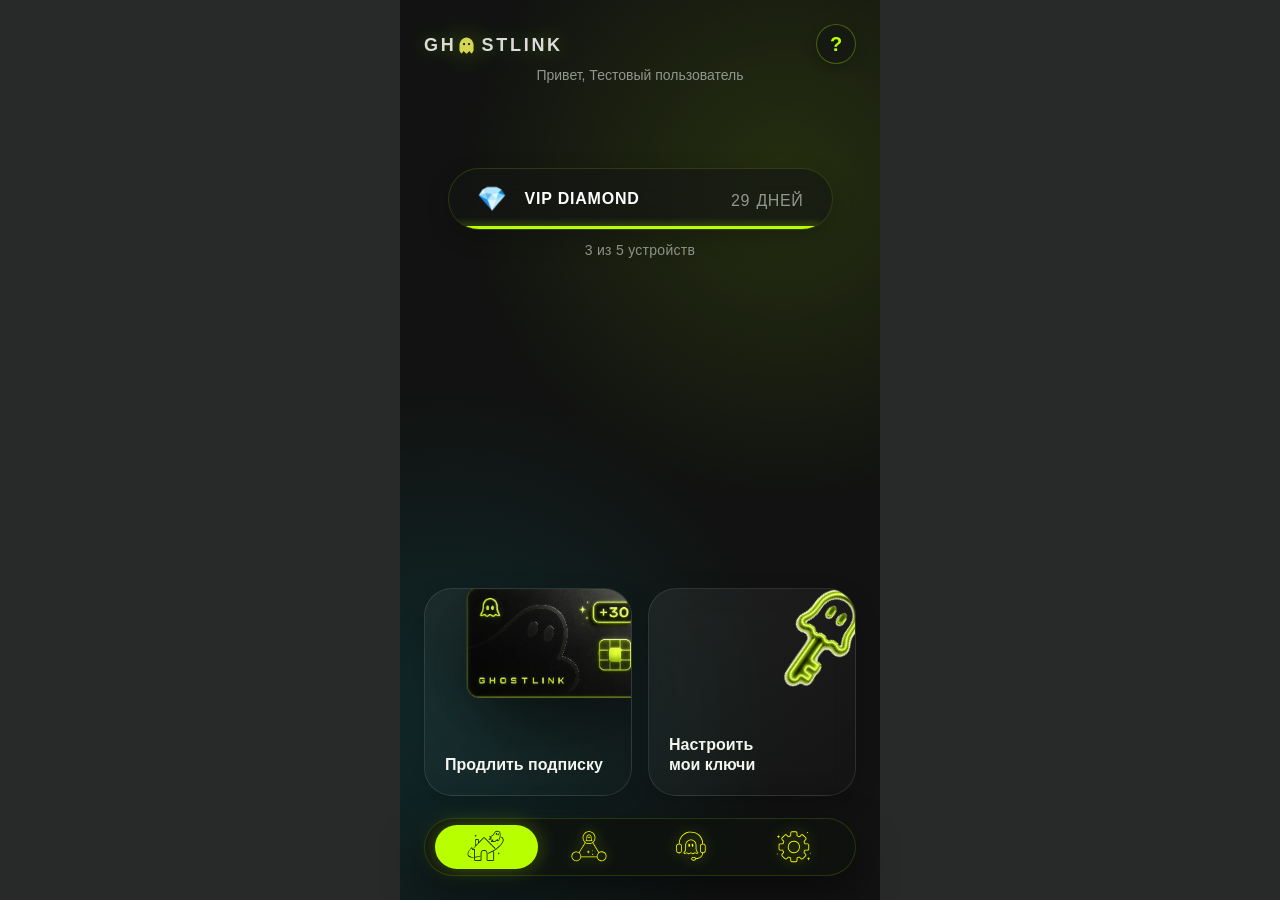
<file: index.html>
<!doctype html>
<html lang="ru">
  <head>
    <meta charset="UTF-8" />
    <meta name="viewport" content="width=device-width, initial-scale=1" />
    <meta http-equiv="refresh" content="0; url=./webapp-mini-v3/" />
    <title>GhostLink V3 Preview</title>
    <script>
      window.location.replace('./webapp-mini-v3/');
    </script>
  </head>
  <body>
    <p><a href="./webapp-mini-v3/">Открыть GhostLink V3 Preview</a></p>
  </body>
</html>
</file>
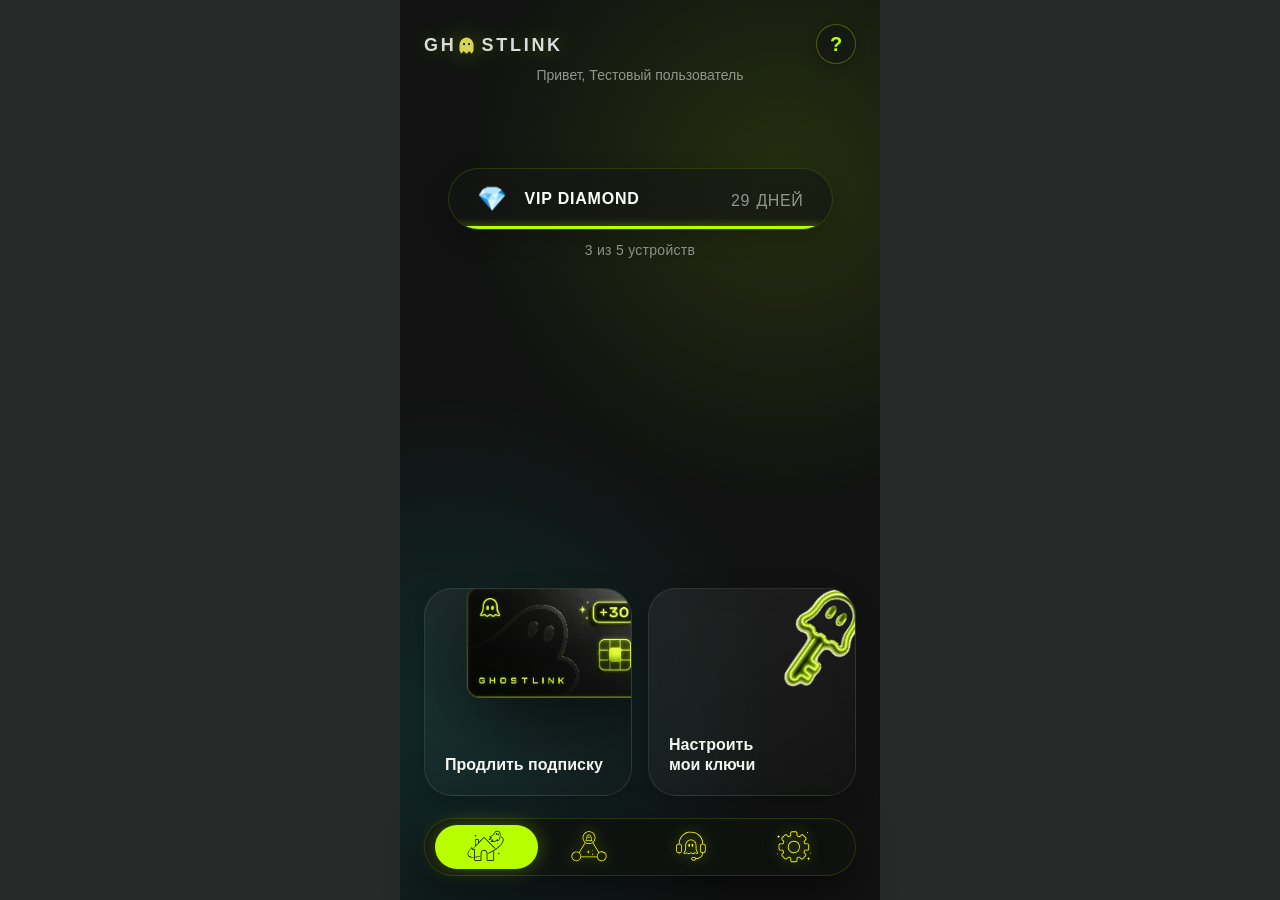
<file: webapp-mini-v3/index.html>
<!doctype html>
<html lang="ru">
  <head>
    <meta charset="UTF-8" />
    <meta name="viewport" content="width=device-width, initial-scale=1, viewport-fit=cover" />
    <meta name="theme-color" content="#111211" />
    <title>GhostLink V3</title>
    <link rel="preconnect" href="https://fonts.googleapis.com" />
    <link rel="preconnect" href="https://fonts.gstatic.com" crossorigin />
    <link href="https://fonts.googleapis.com/css2?family=Inter:wght@400;500;600;700&display=swap" rel="stylesheet" />
    <link rel="stylesheet" href="./src/css/variables.css" />
    <link rel="stylesheet" href="./src/css/base.css" />
    <link rel="stylesheet" href="./src/css/components.css" />
    <link rel="stylesheet" href="./src/css/page-extend.css" />
    <link rel="stylesheet" href="./src/css/page-checkout.css" />
    <link rel="stylesheet" href="./src/css/page-setup.css" />
    <link rel="stylesheet" href="./src/css/page-app-select.css" />
    <link rel="stylesheet" href="./src/css/page-key-view.css" />
    <link rel="stylesheet" href="./src/css/page-other-device.css" />
    <link rel="stylesheet" href="./src/css/page-device-detail.css" />
    <link rel="stylesheet" href="./src/css/page-referral.css" />
    <link rel="stylesheet" href="./src/css/page-chat.css" />
    <link rel="stylesheet" href="./src/css/page-settings.css" />
    <link rel="stylesheet" href="./src/css/page-admin.css" />
    <link rel="stylesheet" href="./src/css/context-help.css" />
    <link rel="stylesheet" href="./src/css/animations.css" />
  </head>
  <body>
    <main class="app-shell" aria-labelledby="appTitle">
      <header class="topbar">
        <div class="brand" id="appTitle" aria-label="GhostLink">
          <span class="brand-word">
            GH<span class="brand-icon-wrapper">
              <img class="brand-icon-inline" src="./assets/icons/ghost-icon-generated.png" alt="O" />
              <img class="brand-icon-inline brand-icon-shine" src="./assets/icons/ghost-icon-generated.png" alt="" aria-hidden="true" />
            </span>STLINK
          </span>
        </div>
      </header>

      <!-- Единая контекстная помощь только для клиентских экранов. -->
      <button class="icon-button context-help-trigger" id="helpButton" type="button"
        aria-label="Помощь по текущему экрану" aria-controls="contextHelpAnnotation" aria-expanded="false">
        <span class="icon-question" aria-hidden="true">?</span>
      </button>

      <!-- ================================================================
           ГЛАВНАЯ ВКЛАДКА: статус подписки, два главных действия, навигация.
           Будущий контракт подписки: тариф, emoji, оставшиеся/всего дни,
           устройства и статус прогресса. Разметка здесь, логика в home.js.
           ================================================================ -->
      <section id="tab-home" class="tab-content active">
        <p class="home-profile" id="homeProfileName" aria-live="polite">Профиль загружается…</p>
        <!-- Островок подписки. Порог прогресса: >35% зелёный, 16-35% жёлтый,
             <=15% красный. До этапа API данные остаются mock. -->
        <section class="status-island" id="subscriptionStatus" aria-label="Статус подписки">
          <div class="status-content">
            <div class="status-left">
              <span class="tariff-emoji" id="subscriptionEmoji">💎</span>
              <span class="status-tariff" id="subscriptionPlanName">VIP DIAMOND</span>
            </div>
            <div class="status-right">
              <strong class="status-days"><span id="subscriptionDays">29</span> <span id="subscriptionDaysLabel">ДНЕЙ</span></strong>
            </div>
          </div>
          <div class="status-progress" aria-hidden="true"><span id="subscriptionProgress"></span></div>
        </section>
        
        <div class="device-count-text" id="subscriptionDeviceCount">0 устройств</div>

        <!-- Главные действия: продлить подписку и настроить ключи. -->
        <div class="home-bottom-content bento-layout">
          <button class="bento-card bento-extend" type="button">
            <img src="./assets/icons/card-icon.png" class="bento-icon" alt="" aria-hidden="true" />
            <span class="bento-title" id="homeSubscriptionActionText">Продлить<br>подписку</span>
          </button>
          
          <button class="bento-card bento-setup" type="button">
            <img src="./assets/icons/key-icon.png" class="bento-icon" alt="" aria-hidden="true" />
            <span class="bento-title">Настроить<br>мои ключи</span>
          </button>
        </div>
      </section>

      <!-- ================================================================
           ВКЛАДКА НИЖНЕЙ НАВИГАЦИИ: рефералы и приглашения.
           ================================================================ -->
      <section id="tab-referral" class="tab-content">
        <div class="referral-container">
          <!-- Single Master Referral Card -->
          <div class="referral-hero-card">
            <!-- Top Row: Left Explanation & Right Big Metric -->
            <div class="ref-hero-top-row">
              <div class="referral-hero-info">
                <h2 class="referral-hero-title">Приглашай друзей</h2>
                <p class="referral-hero-subtitle">+14 дней за каждого оплатившего друга</p>
              </div>
              <div class="ref-counter-block">
                <span class="ref-big-num" id="refRewardDaysNum">+28</span>
                <span class="ref-big-label">бонусных дней</span>
              </div>
            </div>

            <!-- Milestone Medallion Chain (Apple Fitness / Linear Style) -->
            <div class="ref-chain-container" id="refChainContainer">
              <div class="chain-nodes-row">
                <div class="chain-node-item active">
                  <div class="node-medallion">
                    <svg class="mini-ghost-svg" width="11" height="11" viewBox="0 0 24 24" fill="currentColor">
                      <path d="M12 2C7.58 2 4 5.58 4 10v10l3-2 2 2 3-2 3 2 3-2 3 2V10c0-4.42-3.58-8-8-8zm-3 8c-.83 0-1.5-.67-1.5-1.5S8.17 7 9 7s1.5.67 1.5 1.5S9.83 10 9 10zm6 0c-.83 0-1.5-.67-1.5-1.5S14.17 7 15 7s1.5.67 1.5 1.5S15.83 10 15 10z"/>
                    </svg>
                  </div>
                  <span class="node-label">+14</span>
                </div>
                <div class="chain-line active"></div>
                <div class="chain-node-item active">
                  <div class="node-medallion">
                    <svg class="mini-ghost-svg" width="11" height="11" viewBox="0 0 24 24" fill="currentColor">
                      <path d="M12 2C7.58 2 4 5.58 4 10v10l3-2 2 2 3-2 3 2 3-2 3 2V10c0-4.42-3.58-8-8-8zm-3 8c-.83 0-1.5-.67-1.5-1.5S8.17 7 9 7s1.5.67 1.5 1.5S9.83 10 9 10zm6 0c-.83 0-1.5-.67-1.5-1.5S14.17 7 15 7s1.5.67 1.5 1.5S15.83 10 15 10z"/>
                    </svg>
                  </div>
                  <span class="node-label">+28</span>
                </div>
                <div class="chain-line"></div>
                <div class="chain-node-item">
                  <div class="node-medallion"></div>
                  <span class="node-label">+42</span>
                </div>
                <div class="chain-line"></div>
                <div class="chain-node-item">
                  <div class="node-medallion"></div>
                  <span class="node-label">+56</span>
                </div>
                <div class="chain-line"></div>
                <div class="chain-node-item">
                  <div class="node-medallion infinity">∞</div>
                  <span class="node-label">+∞</span>
                </div>
              </div>
            </div>

            <!-- Subtle Thin Toggle Link with Vector SVG Chevron -->
            <button class="ref-stats-toggle-link" id="refStatsToggle" aria-expanded="false">
              <span>Статистика</span>
              <svg class="ref-toggle-chevron" width="14" height="14" viewBox="0 0 24 24" fill="none" stroke="currentColor" stroke-width="2.5" stroke-linecap="round" stroke-linejoin="round">
                <polyline points="6 9 12 15 18 9"></polyline>
              </svg>
            </button>

            <!-- Collapsible Stats Content Drawer -->
            <div class="ref-stats-drawer hidden" id="refStatsDrawer">
              <div class="drawer-stat-row">
                <span class="drawer-stat-label">Оплатили</span>
                <span class="drawer-stat-val" id="drawerSubscribed">2</span>
              </div>
              <div class="drawer-stat-row">
                <span class="drawer-stat-label">Бесплатный период</span>
                <span class="drawer-stat-val" id="drawerPending">1</span>
              </div>
              <div class="drawer-stat-row">
                <span class="drawer-stat-label">Пробный закончился</span>
                <span class="drawer-stat-val" id="drawerExpired">1</span>
              </div>
            </div>
          </div>

          <!-- Block 4: Referral Link Section & Mode Switch -->
          <div class="referral-link-section" id="referral-link-section">
            <!-- Mode Switch Tabs -->
            <div class="referral-mode-tabs" role="tablist">
              <button class="referral-mode-tab active" id="btnModeStandard" data-mode="standard" role="tab">
                <img src="./assets/icons/tg.svg" alt="" style="width: 24px; height: 24px; object-fit: contain;" />
                <span>Вход в закрытый клуб</span>
              </button>
              <button class="referral-mode-tab" id="btnModeBridge" data-mode="bridge" role="tab">
                <img src="./assets/icons/bridge.svg" alt="" style="width: 24px; height: 24px; object-fit: contain; filter: brightness(0) invert(1);" />
                <span>Мост 2.0</span>
              </button>
            </div>

            <div class="referral-link-header">
              <h3 class="referral-link-title" id="refLinkTitle">Пригласи друга</h3>
              <p class="referral-link-subtitle" id="refLinkSubtitle">Отправь ссылку и получи бонусные дни после их подписки</p>
            </div>

            <div class="referral-link-box" id="refLinkBox" role="button" aria-label="Скопировать ссылку">
              <span class="referral-link-text" id="refLinkText">https://t.me/GhostLinkBot?start=ref_8fa492b</span>
              <svg class="referral-copy-icon" width="18" height="18" viewBox="0 0 24 24" fill="none" stroke="currentColor" stroke-width="2" stroke-linecap="round" stroke-linejoin="round">
                <rect x="9" y="9" width="13" height="13" rx="2" ry="2"></rect>
                <path d="M5 15H4a2 2 0 0 1-2-2V4a2 2 0 0 1 2-2h9a2 2 0 0 1 2 2v1"></path>
              </svg>
            </div>

            <div class="referral-action-grid">
              <button class="btn-action-share" id="btnShareReferral">
                <svg id="btnShareIcon" width="16" height="16" viewBox="0 0 24 24" fill="none" stroke="currentColor" stroke-width="2.2" stroke-linecap="round" stroke-linejoin="round">
                  <circle cx="18" cy="5" r="3"></circle>
                  <circle cx="6" cy="12" r="3"></circle>
                  <circle cx="18" cy="19" r="3"></circle>
                  <line x1="8.59" y1="13.51" x2="15.42" y2="17.49"></line>
                  <line x1="15.41" y1="6.51" x2="8.59" y2="10.49"></line>
                </svg>
                <svg id="btnKeyIcon" class="hidden" width="18" height="18" viewBox="0 0 24 24" fill="none" stroke="currentColor" stroke-width="2" stroke-linecap="round" stroke-linejoin="round">
                  <circle cx="7.5" cy="15.5" r="4.5"></circle>
                  <path d="m10.7 12.3 8.3-8.3"></path>
                  <path d="m15.5 7.5 2.5 2.5"></path>
                  <path d="m18 5 2 2"></path>
                </svg>
                <span id="btnShareText">Поделиться ссылкой</span>
              </button>

              <button class="btn-action-qr" id="btnToggleQr">
                <svg width="16" height="16" viewBox="0 0 24 24" fill="none" stroke="currentColor" stroke-width="2.2" stroke-linecap="round" stroke-linejoin="round">
                  <rect x="3" y="3" width="7" height="7" rx="1"></rect>
                  <rect x="14" y="3" width="7" height="7" rx="1"></rect>
                  <rect x="14" y="14" width="7" height="7" rx="1"></rect>
                  <rect x="3" y="14" width="7" height="7" rx="1"></rect>
                </svg>
                <span>Создать QR-код</span>
              </button>
            </div>

            <!-- QR Code Container (visible in Bridge 2.0 mode or toggleable) -->
            <div class="bridge-qr-container hidden" id="bridgeQrContainer">
              <div class="bridge-qr-stub" id="refQrStub" aria-live="polite"></div>
              <span class="bridge-qr-label" id="refQrLabel">Локальный mock-QR для приглашения</span>
            </div>

            <!-- Bridge Wizard Steps Banner & Hint Container -->
            <div class="bridge-wizard-box hidden" id="bridgeWizardBox">
              <div class="wizard-hint-card" id="wizardHintCard">
                <span class="wizard-hint-text" id="wizardHintText">Временная ссылка ниже создана только для локальной проверки. Настоящий ключ не выдаётся.</span>
              </div>
              <div class="wizard-btn-row">
                <button class="btn-wizard-next" id="btnWizardNext">
                  <span id="btnWizardNextText">Подготовить приглашение в клуб</span>
                </button>
              </div>
            </div>

            <!-- Bridge 2.0 Timeline Steps -->
            <div class="bridge-timeline hidden" id="bridgeTimeline">
              <div class="timeline-step" id="bStep1">
                <span class="step-dot"></span>
                <span class="step-text" id="bStep1Text">1. Временная mock-ссылка подготовлена</span>
              </div>
              <div class="timeline-step-err-msg hidden" id="bStep1ErrMsg"></div>
              <div class="timeline-step" id="bStep2">
                <span class="step-dot"></span>
                <span class="step-text" id="bStep2Text">2. Передайте ссылку приглашённому</span>
              </div>
              <div class="timeline-step" id="bStep3">
                <span class="step-dot"></span>
                <span class="step-text" id="bStep3Text">3. Приглашение в клуб подготовлено</span>
              </div>
              <div class="timeline-step" id="bStep4">
                <span class="step-dot"></span>
                <span class="step-text" id="bStep4Text">4. Ожидаем вступление в клуб</span>
              </div>
            </div>
          </div>

          <!-- Block 5: Activity Feed ("Мои приглашения") -->
          <div class="referral-list-section">
            <div class="referral-list-title">
              <span>Мои приглашения</span>
              <span class="invited-count-badge">3 активных</span>
            </div>
            
            <div class="referral-activity-feed" id="refFriendsList">
              <!-- Feed Item 1: Мария -->
              <div class="feed-item" data-user="maria" role="button" tabindex="0">
                <div class="feed-item-top">
                  <div class="feed-user-info">
                    <span class="user-name">Мария</span>
                    <span class="user-handle">@maria_v</span>
                  </div>
                  <div class="feed-right-group">
                    <span class="feed-time">8 дней назад</span>
                    <svg class="feed-chevron" width="14" height="14" viewBox="0 0 24 24" fill="none" stroke="currentColor" stroke-width="2.2" stroke-linecap="round" stroke-linejoin="round"><polyline points="9 18 15 12 9 6"/></svg>
                  </div>
                </div>
                <div class="feed-item-bottom">
                  <span class="feed-status-text">Подписка оформлена</span>
                  <span class="feed-note granted">+14 дней</span>
                </div>
              </div>

              <!-- Feed Item 2: Алексей -->
              <div class="feed-item" data-user="alex" role="button" tabindex="0">
                <div class="feed-item-top">
                  <div class="feed-user-info">
                    <span class="user-name">Алексей</span>
                    <span class="user-handle">@alex_dev</span>
                  </div>
                  <div class="feed-right-group">
                    <span class="feed-time">2 дня назад</span>
                    <svg class="feed-chevron" width="14" height="14" viewBox="0 0 24 24" fill="none" stroke="currentColor" stroke-width="2.2" stroke-linecap="round" stroke-linejoin="round"><polyline points="9 18 15 12 9 6"/></svg>
                  </div>
                </div>
                <div class="feed-item-bottom">
                  <span class="feed-status-text">Пробный период</span>
                  <span class="feed-note pending">Ожидаем оплату</span>
                </div>
              </div>

              <!-- Feed Item 3: Игорь -->
              <div class="feed-item" data-user="igor" role="button" tabindex="0">
                <div class="feed-item-top">
                  <div class="feed-user-info">
                    <span class="user-name">Игорь</span>
                    <span class="user-handle">@igor_k</span>
                  </div>
                  <div class="feed-right-group">
                    <span class="feed-time">21 день назад</span>
                    <svg class="feed-chevron" width="14" height="14" viewBox="0 0 24 24" fill="none" stroke="currentColor" stroke-width="2.2" stroke-linecap="round" stroke-linejoin="round"><polyline points="9 18 15 12 9 6"/></svg>
                  </div>
                </div>
                <div class="feed-item-bottom">
                  <span class="feed-status-text">Не пользуется</span>
                </div>
              </div>
            </div>
          </div>
        </div>

        <!-- Toast Notification -->
        <div class="referral-toast" id="refToast">Ссылка скопирована</div>
      </section>

      <!-- Вкладка: Поддержка (Клиентский чат) -->
      <!-- ================================================================
           ВКЛАДКА НИЖНЕЙ НАВИГАЦИИ: поддержка и FAQ.
           ================================================================ -->
      <section id="tab-support" class="tab-content support-chat-wrapper" data-support-runtime="v3-local">
        
        <!-- КЛИЕНТСКИЙ ЧАТ ПОДДЕРЖКИ (по умолчанию) -->
        <div class="client-chat-view" id="clientChatView" style="display: flex; flex-direction: column; flex: 1; height: 100%;">
          <header class="chat-header">
            <div class="chat-user-info">
              <div class="chat-avatar">
                <img src="./assets/mascot/ava.png" alt="GhostLink Support Official" />
              </div>
              <div class="chat-title-block">
                <div class="chat-title-row">
                  <span class="chat-title">GhostLink Support</span>
                  <span class="chat-badge-official">Official</span>
                </div>
                <span class="chat-status"><span class="status-dot"></span>В сети</span>
              </div>
            </div>
          </header>

          <div class="chat-history" id="supportChatHistory">
            <div class="chat-date-divider"><span>Сегодня</span></div>

            <div class="chat-message in">
              <div class="message-sender">👻 Support</div>
              <div class="message-text">Здравствуйте! 👋<br>Я оператор поддержки GhostLink.<br>Чем могу помочь?</div>
              <div class="message-meta">
                <span class="message-time">14:00</span>
              </div>
            </div>

            <!-- Typing indicator -->
            <div class="chat-typing-indicator" id="supportTypingIndicator" style="display: none;">
              <span class="typing-ghost">👻</span>
              <div class="typing-dots">
                <span></span><span></span><span></span>
              </div>
            </div>
          </div>

          <input type="file" id="chatFileInput" accept="image/*,video/*" multiple style="display:none;" />
          
          <!-- Telegram-style Reply Preview Bar -->
          <div class="chat-reply-bar" id="chatReplyBar" style="display: none;">
            <div class="reply-bar-border"></div>
            <div class="reply-bar-content">
              <span class="reply-bar-title" id="replyBarTitle">👻 Support</span>
              <span class="reply-bar-text" id="replyBarText">Сообщение...</span>
            </div>
            <button class="reply-bar-close" id="btnCancelReply" aria-label="Отменить ответ">
              <svg width="16" height="16" viewBox="0 0 24 24" fill="none" stroke="currentColor" stroke-width="2" stroke-linecap="round" stroke-linejoin="round"><line x1="18" y1="6" x2="6" y2="18"></line><line x1="6" y1="6" x2="18" y2="18"></line></svg>
            </button>
          </div>

          <div class="chat-input-area">
            <button class="chat-attach-btn" id="btnSupportChatAttach" aria-label="Прикрепить">
              <svg width="21" height="21" viewBox="0 0 24 24" fill="none" stroke="currentColor" stroke-width="1.0" stroke-linecap="round" stroke-linejoin="round"><path d="M21.44 11.05l-9.19 9.19a6 6 0 0 1-8.49-8.49l9.19-9.19a4 4 0 0 1 5.66 5.66l-9.2 9.19a2 2 0 0 1-2.83-2.83l8.49-8.48"/></svg>
            </button>
            <div class="chat-input-wrapper">
              <textarea class="chat-input" id="supportChatInput" rows="1" maxlength="1000" placeholder="Сообщение..."></textarea>
            </div>
            <button class="chat-send-btn" id="btnSupportChatSend" aria-label="Отправить">
              <img src="./assets/icons/tg.svg" alt="Отправить" style="width: 25px; height: 25px; object-fit: contain;" />
            </button>
          </div>
          <p id="supportLocalStatus" class="chat-local-status" role="status" aria-live="polite" hidden></p>
        </div>

        <!-- ЭКРАН ТИКЕТОВ АДМИНА (СКРЫТ ДЛЯ КЛИЕНТА) -->
        <div class="admin-tickets-container" id="adminTicketList" style="display: none;">
          <div class="admin-tickets-header">
            <div class="admin-search-wrapper">
              <svg width="18" height="18" viewBox="0 0 24 24" fill="none" stroke="currentColor" stroke-width="2" stroke-linecap="round" stroke-linejoin="round"><circle cx="11" cy="11" r="8"></circle><line x1="21" y1="21" x2="16.65" y2="16.65"></line></svg>
              <input type="text" class="admin-search-input" id="adminUserSearchInput" placeholder="Поиск по ID или @username..." autocomplete="off" />
            </div>
            <button class="admin-new-ticket-btn" id="btnAdminNewTicket">
              <svg width="16" height="16" viewBox="0 0 24 24" fill="none" stroke="currentColor" stroke-width="2.5" stroke-linecap="round" stroke-linejoin="round"><line x1="12" y1="5" x2="12" y2="19"></line><line x1="5" y1="12" x2="19" y2="12"></line></svg>
              <span>Новый</span>
            </button>
          </div>

          <div class="admin-users-dropdown" id="adminUsersDropdown" style="display: none;">
            <div class="users-dropdown-title">Пользователи поддержки</div>
            <div class="users-dropdown-list" id="usersDropdownList">
              <div class="dropdown-user-item" data-username="@alex_ghost" data-user-id="9814201">
                <span class="user-item-name">@alex_ghost</span>
                <span class="user-item-id">ID: 9814201</span>
              </div>
              <div class="dropdown-user-item" data-username="@maria_vpn" data-user-id="4491204">
                <span class="user-item-name">@maria_vpn</span>
                <span class="user-item-id">ID: 4491204</span>
              </div>
              <div class="dropdown-user-item" data-username="@dmitry_tech" data-user-id="1029412">
                <span class="user-item-name">@dmitry_tech</span>
                <span class="user-item-id">ID: 1029412</span>
              </div>
              <div class="dropdown-user-item" data-username="@sergey_ghost" data-user-id="5519208">
                <span class="user-item-name">@sergey_ghost</span>
                <span class="user-item-id">ID: 5519208</span>
              </div>
            </div>
          </div>

          <div class="admin-filter-tabs">
            <button class="admin-filter-btn active" data-filter="all">Все (3)</button>
            <button class="admin-filter-btn" data-filter="active">Открытые (2)</button>
            <button class="admin-filter-btn" data-filter="closed">Закрытые (1)</button>
          </div>

          <div class="admin-tickets-list" id="adminTicketsList">
            <div class="admin-ticket-card" data-username="@alex_ghost" data-user-id="9814201">
              <div class="ticket-user-icon">
                <svg width="20" height="20" viewBox="0 0 24 24" fill="none" stroke="var(--lime)" stroke-width="2" stroke-linecap="round" stroke-linejoin="round"><path d="M20 21v-2a4 4 0 0 0-4-4H8a4 4 0 0 0-4 4v2"></path><circle cx="12" cy="7" r="4"></circle></svg>
              </div>
              <div class="ticket-info">
                <div class="ticket-top-row">
                  <span class="ticket-user-name">@alex_ghost</span>
                  <span class="ticket-time">19:54</span>
                </div>
                <div class="ticket-bottom-row">
                  <span class="ticket-snippet">Не подключается VPN на iPhone 15...</span>
                  <span class="ticket-unread-badge">1</span>
                </div>
              </div>
            </div>

            <div class="admin-ticket-card" data-username="@maria_vpn" data-user-id="4491204">
              <div class="ticket-user-icon">
                <svg width="20" height="20" viewBox="0 0 24 24" fill="none" stroke="var(--lime)" stroke-width="2" stroke-linecap="round" stroke-linejoin="round"><path d="M20 21v-2a4 4 0 0 0-4-4H8a4 4 0 0 0-4 4v2"></path><circle cx="12" cy="7" r="4"></circle></svg>
              </div>
              <div class="ticket-info">
                <div class="ticket-top-row">
                  <span class="ticket-user-name">@maria_vpn</span>
                  <span class="ticket-time">18:30</span>
                </div>
                <div class="ticket-bottom-row">
                  <span class="ticket-snippet">Как продлить подписку на 3 месяца?</span>
                </div>
              </div>
            </div>

            <div class="admin-ticket-card is-closed" data-username="@dmitry_tech" data-user-id="1029412">
              <div class="ticket-user-icon">
                <svg width="20" height="20" viewBox="0 0 24 24" fill="none" stroke="rgba(255,255,255,0.4)" stroke-width="2" stroke-linecap="round" stroke-linejoin="round"><path d="M20 21v-2a4 4 0 0 0-4-4H8a4 4 0 0 0-4 4v2"></path><circle cx="12" cy="7" r="4"></circle></svg>
              </div>
              <div class="ticket-info">
                <div class="ticket-top-row">
                  <span class="ticket-user-name">@dmitry_tech</span>
                  <span class="ticket-time">Вчера</span>
                </div>
                <div class="ticket-bottom-row">
                  <span class="ticket-snippet">Спасибо, всё заработало!</span>
                  <span class="ticket-status-tag">Закрыт</span>
                </div>
              </div>
            </div>
          </div>
        </div>

        <!-- ЧАТ АДМИНА С ВЫБРАННЫМ КЛИЕНТОМ (СКРЫТ) -->
        <div class="admin-chat-view" id="adminChatView" style="display: none;">
          <header class="chat-header admin-chat-header">
            <button class="btn-back" id="btnAdminBackToList" aria-label="Назад">
              <img src="./assets/icons/back.svg" alt="Назад" />
            </button>
            <div class="chat-user-info">
              <div class="ticket-user-icon">
                <svg width="20" height="20" viewBox="0 0 24 24" fill="none" stroke="var(--lime)" stroke-width="2" stroke-linecap="round" stroke-linejoin="round"><path d="M20 21v-2a4 4 0 0 0-4-4H8a4 4 0 0 0-4 4v2"></path><circle cx="12" cy="7" r="4"></circle></svg>
              </div>
              <div class="chat-title-block">
                <div class="chat-title-row">
                  <span class="chat-title" id="adminActiveTitle">@alex_ghost</span>
                  <span class="chat-badge-official" id="adminActiveIdBadge" style="background: rgba(255,255,255,0.08); color: rgba(255,255,255,0.8); border-color: rgba(255,255,255,0.15);">ID: 9814201</span>
                </div>
                <span class="chat-status"><span class="status-dot"></span>В сети</span>
              </div>
            </div>
            <button class="admin-close-ticket-btn" id="btnAdminCloseTicket">
              <svg width="14" height="14" viewBox="0 0 24 24" fill="none" stroke="currentColor" stroke-width="2.5" stroke-linecap="round" stroke-linejoin="round"><polyline points="20 6 9 17 4 12"></polyline></svg>
              <span>Закрыть тикет</span>
            </button>
          </header>

          <div class="chat-history" id="adminSupportChatHistory">
            <div class="chat-date-divider"><span>Сегодня</span></div>

            <div class="chat-message in">
              <div class="message-sender">👤 @alex_ghost</div>
              <div class="message-text">Здравствуйте! У меня не подключается VPN на iPhone 15 после обновления...</div>
              <div class="message-meta">
                <span class="message-time">19:54</span>
              </div>
            </div>

            <!-- Typing indicator -->
            <div class="chat-typing-indicator" id="adminSupportTypingIndicator">
              <span class="typing-ghost">👤</span>
              <div class="typing-dots">
                <span></span><span></span><span></span>
              </div>
            </div>
          </div>

          <div class="chat-input-area">
            <button class="chat-attach-btn" aria-label="Прикрепить">
              <svg width="24" height="24" viewBox="0 0 24 24" fill="none" stroke="currentColor" stroke-width="1.0" stroke-linecap="round" stroke-linejoin="round"><path d="M21.44 11.05l-9.19 9.19a6 6 0 0 1-8.49-8.49l9.19-9.19a4 4 0 0 1 5.66 5.66l-9.2 9.19a2 2 0 0 1-2.83-2.83l8.49-8.48"/></svg>
            </button>
            <div class="chat-input-wrapper">
              <textarea class="chat-input" rows="1" maxlength="1000" placeholder="Ответ клиенту..."></textarea>
            </div>
            <button class="chat-send-btn" aria-label="Отправить">
              <img src="./assets/icons/tg.svg" alt="Отправить" style="width: 20px; height: 20px; object-fit: contain;" />
            </button>
          </div>
        </div>

        <!-- Telegram-style Context Menu -->
        <div class="chat-context-menu" id="chatContextMenu" style="display: none;">
          <div class="context-menu-backdrop" id="chatContextMenuBackdrop"></div>
          <div class="context-menu-content">
            <button class="context-menu-item" id="ctxBtnReply">
              <svg width="18" height="18" viewBox="0 0 24 24" fill="none" stroke="var(--lime)" stroke-width="2" stroke-linecap="round" stroke-linejoin="round"><polyline points="9 17 4 12 9 7"></polyline><path d="M20 18v-2a4 4 0 0 0-4-4H4"></path></svg>
              <span>Ответить</span>
            </button>
            <button class="context-menu-item" id="ctxBtnCopy">
              <svg width="18" height="18" viewBox="0 0 24 24" fill="none" stroke="currentColor" stroke-width="2" stroke-linecap="round" stroke-linejoin="round"><rect x="9" y="9" width="13" height="13" rx="2" ry="2"></rect><path d="M5 15H4a2 2 0 0 1-2-2V4a2 2 0 0 1 2-2h9a2 2 0 0 1 2 2v1"></path></svg>
              <span>Скопировать</span>
            </button>
          </div>
        </div>
      </section>

      <!-- Вкладка: Настройки -->
      <!-- ================================================================
           ВКЛАДКА НИЖНЕЙ НАВИГАЦИИ: настройки и управление аккаунтом.
           ================================================================ -->
      <section id="tab-settings" class="tab-content">
        <div class="settings-container">
          
          <!-- СЕКЦИЯ 1: АККАУНТ -->
          <div class="settings-clean-section">
            <div class="settings-section-title">Аккаунт</div>
            <div class="settings-clean-list">
              <!-- Уведомления -->
              <div class="settings-clean-row" id="btnSettingsNotifications">
                <div class="settings-clean-left">
                  <div class="settings-clean-icon">
                    <svg width="20" height="20" viewBox="0 0 24 24" fill="none" stroke="currentColor" stroke-width="2" stroke-linecap="round" stroke-linejoin="round"><path d="M18 8A6 6 0 0 0 6 8c0 7-3 9-3 9h18s-3-2-3-9"></path><path d="M13.73 21a2 2 0 0 1-3.46 0"></path></svg>
                  </div>
                  <div class="settings-clean-info">
                    <span class="settings-clean-label">Уведомления</span>
                  </div>
                </div>
                <div class="settings-clean-right">
                  <svg class="settings-arrow" width="18" height="18" viewBox="0 0 24 24" fill="none" stroke="currentColor" stroke-width="2" stroke-linecap="round" stroke-linejoin="round"><polyline points="9 18 15 12 9 6"></polyline></svg>
                </div>
                <div class="row-tooltip-popover" id="notificationsPopover">В разработке 🔔</div>
              </div>

              <!-- Устройства -->
              <div class="settings-clean-row" id="btnSettingsDevices">
                <div class="settings-clean-left">
                  <div class="settings-clean-icon">
                    <svg width="20" height="20" viewBox="0 0 24 24" fill="none" stroke="currentColor" stroke-width="2" stroke-linecap="round" stroke-linejoin="round"><rect x="2" y="3" width="20" height="14" rx="2" ry="2"></rect><line x1="8" y1="21" x2="16" y2="21"></line><line x1="12" y1="17" x2="12" y2="21"></line></svg>
                  </div>
                  <div class="settings-clean-info">
                    <span class="settings-clean-label">Устройства</span>
                    <span class="settings-clean-sub" id="settings-devices-subtitle">Подключено: 3 устройства</span>
                  </div>
                </div>
                <div class="settings-clean-right">
                  <svg class="settings-arrow" width="18" height="18" viewBox="0 0 24 24" fill="none" stroke="currentColor" stroke-width="2" stroke-linecap="round" stroke-linejoin="round"><polyline points="9 18 15 12 9 6"></polyline></svg>
                </div>
              </div>
              
              <!-- Админка (Скрыто по умолчанию) -->
              <div class="settings-clean-row" id="btnSettingsAdmin" style="display: none;">
                <div class="settings-clean-left">
                  <div class="settings-clean-icon" style="background: rgba(184, 255, 0, 0.15); color: var(--lime);">
                    <svg width="20" height="20" viewBox="0 0 24 24" fill="none" stroke="currentColor" stroke-width="2" stroke-linecap="round" stroke-linejoin="round">
                      <path d="M12 2l3.09 6.26L22 9.27l-5 4.87 1.18 6.88L12 17.77l-6.18 3.25L7 14.14 2 9.27l6.91-1.01L12 2z"></path>
                    </svg>
                  </div>
                  <div class="settings-clean-info">
                    <span class="settings-clean-label">Управление Клубом</span>
                  </div>
                </div>
                <div class="settings-clean-right">
                  <svg class="settings-arrow" width="18" height="18" viewBox="0 0 24 24" fill="none" stroke="currentColor" stroke-width="2" stroke-linecap="round" stroke-linejoin="round"><polyline points="9 18 15 12 9 6"></polyline></svg>
                </div>
              </div>
            </div>
          </div>

          <!-- СЕКЦИЯ 2: СПОСОБЫ ВХОДА -->
          <div class="settings-clean-section">
            <div class="settings-section-title">Способы входа</div>
            <div class="settings-clean-list">
              <!-- Telegram -->
              <div class="settings-clean-row" style="cursor: default;">
                <div class="settings-clean-left">
                  <div class="settings-clean-icon icon-tg">
                    <img src="./assets/icons/tg.svg" alt="Telegram" style="width: 20px; height: 20px; object-fit: contain;" />
                  </div>
                  <div class="settings-clean-info">
                    <span class="settings-clean-label">Telegram</span>
                    <span class="settings-clean-sub">Основной способ входа</span>
                  </div>
                </div>
                <div class="settings-clean-right">
                  <div class="status-badge-connected">
                    <span class="status-badge-dot"></span>
                    <span>Подключено</span>
                  </div>
                </div>
              </div>
            </div>
          </div>

          <!-- СЕКЦИЯ 3: О ПРИЛОЖЕНИИ -->
          <div class="settings-clean-section">
            <div class="settings-section-title">О приложении</div>
            <div class="settings-clean-list">
              <!-- Политика конфиденциальности -->
              <div class="settings-clean-row" id="btnSettingsPrivacy">
                <div class="settings-clean-left">
                  <div class="settings-clean-icon">
                    <svg width="20" height="20" viewBox="0 0 24 24" fill="none" stroke="currentColor" stroke-width="2" stroke-linecap="round" stroke-linejoin="round"><path d="M12 22s8-4 8-10V5l-8-3-8 3v7c0 6 8 10 8 10z"></path></svg>
                  </div>
                  <div class="settings-clean-info">
                    <span class="settings-clean-label">Политика конфиденциальности</span>
                  </div>
                </div>
                <div class="settings-clean-right">
                  <svg class="settings-arrow" width="18" height="18" viewBox="0 0 24 24" fill="none" stroke="currentColor" stroke-width="2" stroke-linecap="round" stroke-linejoin="round"><polyline points="9 18 15 12 9 6"></polyline></svg>
                </div>
              </div>
            </div>
          </div>

          <!-- Нижний брендинг (убирает пустоту) -->
          <div class="settings-app-footer">
            <div class="footer-brand-title">GhostLink</div>
            <div class="footer-brand-version">v3.1.1</div>
            <div class="footer-brand-tag">Made with 👻</div>
          </div>

        </div>
      </section>

      <!-- Нижнее навигационное меню -->
      <!-- Постоянная нижняя навигация: главная, рефералы, поддержка, настройки. -->
      <nav class="bottom-nav">
        <div class="nav-indicator"></div>
        <button class="nav-item active" data-target="tab-home" aria-label="Главная">
          <img class="nav-icon-img" src="./assets/icons/home.svg" alt="Главная">
        </button>
        <button class="nav-item" data-target="tab-referral" aria-label="Рефералы">
          <img class="nav-icon-img" src="./assets/icons/рефералка.svg" alt="Рефералы">
        </button>
        <button class="nav-item" data-target="tab-support" aria-label="Поддержка">
          <img class="nav-icon-img" src="./assets/icons/поддержка.svg" alt="Поддержка">
        </button>
        <button class="nav-item" data-target="tab-settings" aria-label="Настройки">
          <img class="nav-icon-img" src="./assets/icons/settings.svg" alt="Настройки">
        </button>
      </nav>

      <div class="toast" id="toast" role="status" aria-live="polite"></div>

      <!-- Контекстная помощь: один sketchbook-тур только для текущей клиентской страницы. -->
      <div class="context-help-backdrop hidden" id="contextHelpBackdrop" aria-hidden="true">
        <span class="context-help-shade" id="contextHelpShadeTop" aria-hidden="true"></span>
        <span class="context-help-shade" id="contextHelpShadeLeft" aria-hidden="true"></span>
        <span class="context-help-shade" id="contextHelpShadeRight" aria-hidden="true"></span>
        <span class="context-help-shade" id="contextHelpShadeBottom" aria-hidden="true"></span>
      </div>
      <div class="context-tour-spotlight hidden" id="contextTourSpotlight" aria-hidden="true"></div>

      <section class="context-help-annotation hidden" id="contextHelpAnnotation" role="dialog"
        aria-modal="true" aria-labelledby="contextHelpTitle" aria-describedby="contextHelpDescription">
        <span class="context-help-arrow" id="contextHelpArrow" aria-hidden="true"></span>
        <div class="context-help-heading">
          <span class="context-help-eyebrow" id="contextHelpStepCounter">1 / 3</span>
          <button class="context-help-close" id="contextHelpClose" type="button" aria-label="Закрыть подсказку">×</button>
        </div>
        <h2 id="contextHelpTitle">Подсказка</h2>
        <p class="context-help-description" id="contextHelpDescription"></p>
        <div class="context-tour-controls">
          <button type="button" class="context-tour-prev" id="contextTourPrevBtn">Назад</button>
          <button type="button" class="context-tour-next" id="contextTourNextBtn">Далее</button>
        </div>
      </section>

      <!-- ================================================================
           OVERLAY FLOW: продление подписки и оплата.
           ================================================================ -->
      <!-- Экран: Продлить подписку -->
      <section id="page-extend" class="page-overlay hidden">
        <header class="page-header">
          <button class="btn-back" id="btn-extend-back" aria-label="Назад">
            <img src="./assets/icons/back.svg" alt="Назад" />
          </button>
          <div class="page-header-text">
            <h2>Продление подписки</h2>
            <p>Выберите тарифный план и количество устройств</p>
          </div>
        </header>

        <div class="extend-content">
          <!-- Горизонтальный список тарифов -->
          <div class="tariff-scroll-container">
            <label class="tariff-card">
              <input type="radio" name="tariff-period" value="1" />
              <div class="tariff-card-inner">
                <span class="t-title">1 месяц</span>
                <strong class="t-price" id="price-card-1">150 ₽</strong>
                <span class="t-subprice" id="subprice-card-1">150 ₽ / мес</span>
              </div>
            </label>

            <label class="tariff-card">
              <input type="radio" name="tariff-period" value="2" />
              <div class="tariff-card-inner">
                <span class="t-title">2 месяца</span>
                <strong class="t-price" id="price-card-2">290 ₽</strong>
                <span class="t-subprice" id="subprice-card-2">145 ₽ / мес</span>
              </div>
            </label>

            <label class="tariff-card">
              <input type="radio" name="tariff-period" value="3" checked />
              <div class="tariff-card-inner">
                <span class="t-badge-top">HIT</span>
                <span class="t-title">3 месяца</span>
                <strong class="t-price" id="price-card-3">430 ₽</strong>
                <span class="t-subprice" id="subprice-card-3">143 ₽ / мес</span>
              </div>
            </label>
          </div>

          <!-- Выбор устройств -->
          <div class="devices-section">
            <div class="devices-header">
              <h3>Выберите нужное<br>количество устройств</h3>
              <div class="device-icons">
                <img src="./assets/icons/Phone_icon.svg" id="icon-phone" class="active" alt="Телефон" />
                <img src="./assets/icons/pc_icon.svg" id="icon-laptop" class="active" alt="Ноутбук" />
                <img src="./assets/icons/tv_icon.svg" id="icon-tv" alt="ТВ" />
              </div>
            </div>

            <p class="devices-desc" id="devices-desc">Базовый тариф — всего 2 устройства</p>

            <!-- Свайпер для карточек устройств -->
            <div class="device-swiper-container" id="device-swiper">
              <label class="device-slide">
                <input type="radio" name="device-type" value="solo" checked />
                <div class="slide-content">
                  <span class="slide-title">Solo Ghost</span>
                  <strong class="slide-count">2</strong>
                </div>
              </label>
              
              <label class="device-slide">
                <input type="radio" name="device-type" value="flex" />
                <div class="slide-content flex-squad-content">
                  <span class="slide-title">Flex Squad</span>
                  <div class="counter-control">
                    <button type="button" class="btn-counter minus" id="btn-dev-minus">–</button>
                    <strong class="slide-count" id="flex-dev-count">3</strong>
                    <button type="button" class="btn-counter plus" id="btn-dev-plus">+</button>
                  </div>
                </div>
              </label>
            </div>

            <!-- Индикаторы свайпа (точки) -->
            <div class="swiper-pagination" id="device-pagination">
              <span class="dot active"></span>
              <span class="dot"></span>
            </div>
          </div>
        </div>

        <!-- Итоги и оплата -->
        <div class="checkout-bottom">
          <div class="checkout-summary">
            <div class="summary-row">
              <div class="summary-label">
                <img src="./assets/icons/calendar.svg" alt="" />
                <span id="summary-details">3 месяца · 2 устройства</span>
              </div>
              <span class="summary-val" id="summary-day-cost">4,78 ₽ / день</span>
            </div>
          </div>
          
          <button class="btn-pay" id="btn-pay">
            <span class="pay-text">Оплатить</span>
            <span class="pay-price-wrap">
              <strong id="pay-total">999 ₽</strong>
              <del id="pay-old">1194 ₽</del>
              <span class="pay-badge" id="pay-discount">-15%</span>
            </span>
          </button>
        </div>
      </section>

      <!-- Экран: Оплата -->
      <section id="page-checkout" class="page-overlay hidden">
        <header class="checkout-header">
          <button class="btn-back" id="btn-checkout-back" aria-label="Назад">
            <img src="./assets/icons/back.svg" alt="Назад" />
          </button>
        </header>

        <div class="checkout-page-content">
          <div id="checkout-form-view" class="checkout-view-state">
            <div class="checkout-sheet">
            <section class="checkout-order" aria-label="Выбранный тариф">
              <div class="checkout-eyebrow">К оплате</div>
              <div class="checkout-amount-row">
                <strong id="checkout-target-amount">430 ₽</strong>
              </div>
              <div class="checkout-plan-name" id="checkout-target-plan">Solo Ghost</div>
              <div class="checkout-plan-meta">
                <span id="checkout-target-period">3 месяца</span>
                <span aria-hidden="true">·</span>
                <span id="checkout-target-dev">2 устройства</span>
              </div>
            </section>

            <section class="checkout-requisites" aria-labelledby="requisites-title">
              <div class="checkout-section-heading">
                <h3 id="requisites-title">Перевести на</h3>
                <span class="checkout-bank" id="req-bank-name">Т-Банк</span>
              </div>
              <div class="checkout-recipient">
                <button type="button" class="checkout-phone" id="btn-copy-phone" aria-label="Скопировать номер" title="Скопировать номер">
                  <strong id="req-phone-num">+7 (000) 000-00-00</strong>
                  <span class="copy-mark" aria-hidden="true"></span>
                </button>
                <span id="req-recipient-name">Получатель: Тестовый получатель</span>
              </div>
            </section>

            <section class="checkout-payer" aria-labelledby="payer-title">
              <label id="payer-title" for="payer-name-input">Имя отправителя</label>
              <input type="text" id="payer-name-input" class="payer-input" placeholder="Например: Иван П." autocomplete="off" />
              <p>Укажи имя так, как оно отображается в банковском переводе.</p>
            </section>
            </div>

            <section class="checkout-confirmation" aria-labelledby="confirmation-title">
              <h3 id="confirmation-title">Проверьте перед отправкой</h3>
              <p>Так мы быстрее обработаем ваш перевод</p>
              <div class="confirmation-checks">
                <div class="confirmation-check" id="confirmation-name-check">
                  <span class="check-dot" id="confirmation-name-dot" aria-hidden="true">•</span>
                  <span id="confirmation-name-text">Укажи имя отправителя</span>
                </div>
                <div class="confirmation-bank-note">
                  <span class="bank-warning" aria-hidden="true">!</span>
                  <span>Переводи на <strong id="confirmation-bank-name">Т-Банк</strong><small>Проверь банк получателя перед переводом</small></span>
                </div>
              </div>
            </section>

            <button type="button" class="btn-confirm-pay" id="btn-submit-payment">
              <span>Я оплатил</span>
            </button>
          </div>

          <!-- View 1: Платеж на проверке (Ожидает) -->
          <div id="checkout-pending-view" class="checkout-view-state" style="display: none;">
            <div class="pending-layout">
              <article class="paper-receipt pending-receipt" aria-labelledby="pending-receipt-title">
                <div class="receipt-brand">
                  <span>GH</span>
                  <svg class="receipt-ghost-icon" viewBox="0 0 200 200" width="16" height="16">
                    <path d="M 20 100 A 80 80 0 0 1 180 100 V 165 L 160 195 L 135 165 L 100 195 L 65 165 L 40 195 L 20 165 Z" fill="none" stroke="currentColor" stroke-width="16" />
                    <ellipse cx="70" cy="90" rx="14" ry="18" fill="currentColor" />
                    <ellipse cx="130" cy="90" rx="14" ry="18" fill="currentColor" />
                  </svg>
                  <span>STLINK</span>
                </div>
                <div class="receipt-stamp-badge pending">
                  <svg width="30" height="30" viewBox="0 0 24 24" fill="none" stroke="currentColor" stroke-width="1.8" stroke-linecap="round" stroke-linejoin="round">
                    <circle cx="12" cy="12" r="10"/>
                    <polyline points="12 6 12 12 16 14"/>
                  </svg>
                </div>
                <div class="receipt-kicker">ЗАЯВКА СОЗДАНА</div>
                <h2 id="pending-receipt-title" class="receipt-title"><span>Перевод на</span><span>проверке</span></h2>
                <p class="receipt-desc">Не отправляйте деньги повторно.<br />Мы вручную проверим поступление.</p>

                <div class="receipt-details">
                  <div><span>Тариф</span><strong id="pending-plan-val">Solo Ghost</strong></div>
                  <div><span>Сумма</span><strong id="pending-amount-val">150 ₽</strong></div>
                  <div><span>Банк</span><strong id="pending-bank-val">Т-Банк</strong></div>
                  <div><span>Отправитель</span><strong id="pending-payer-val">Тестовый отправитель</strong></div>
                  <div><span>Заявка создана</span><strong id="pending-time-val">26.07, 11:54</strong></div>
                </div>

                <div class="receipt-status-pill pending">
                  <span class="status-dot"></span>
                  Ожидает подтверждения
                </div>
                <small class="receipt-note">После подтверждения подписка активируется автоматически.</small>
              </article>
              <button type="button" class="btn-confirm-pay pending-home-button" id="btn-pending-home">
                <span>На главную</span>
              </button>
            </div>
          </div>

          <!-- View 2: Оплата подтверждена админом -->
          <div id="checkout-approved-view" class="checkout-view-state" style="display: none;">
            <div class="pending-layout">
              <article class="paper-receipt approved-receipt">
                <div class="receipt-brand">
                  <span>GH</span>
                  <svg class="receipt-ghost-icon" viewBox="0 0 200 200" width="16" height="16">
                    <path d="M 20 100 A 80 80 0 0 1 180 100 V 165 L 160 195 L 135 165 L 100 195 L 65 165 L 40 195 L 20 165 Z" fill="none" stroke="currentColor" stroke-width="16" />
                    <ellipse cx="70" cy="90" rx="14" ry="18" fill="currentColor" />
                    <ellipse cx="130" cy="90" rx="14" ry="18" fill="currentColor" />
                  </svg>
                  <span>STLINK</span>
                </div>
                <div class="receipt-stamp-badge approved">
                  <svg width="32" height="32" viewBox="0 0 24 24" fill="none" stroke="currentColor" stroke-width="2.2" stroke-linecap="round" stroke-linejoin="round">
                    <path d="M22 11.08V12a10 10 0 1 1-5.93-9.14"/>
                    <polyline points="22 4 12 14.01 9 11.01"/>
                  </svg>
                </div>
                <div class="receipt-kicker approved">ПЛАТЁЖ ПОДТВЕРЖДЁН</div>
                <h2 class="receipt-title"><span>Подписка</span><span>активирована</span></h2>
                <p class="receipt-desc">Перевод подтверждён.<br />Доступ к подписке обновлён.</p>

                <div class="receipt-details">
                  <div><span>Тариф</span><strong id="approved-plan-val">Solo Ghost</strong></div>
                  <div><span>Срок подписки</span><strong id="approved-until-val" style="color: #2b7a3e;">до 26.08.2026</strong></div>
                  <div><span>Устройств</span><strong id="approved-dev-val">2 устройства</strong></div>
                  <div><span>Сумма</span><strong id="approved-amount-val">150 ₽</strong></div>
                </div>

                <div class="receipt-status-pill approved">
                  <span class="status-dot"></span>
                  Активно
                </div>
                <small class="receipt-note">Наслаждайтесь быстрым и безопасным интернетом!</small>
              </article>
              <button type="button" class="btn-confirm-pay pending-home-button" id="btn-approved-home">
                <span>На главную</span>
              </button>
            </div>
          </div>

          <!-- View 3: Отклонено админом -->
          <div id="checkout-rejected-view" class="checkout-view-state" style="display: none;">
            <div class="pending-layout">
              <article class="paper-receipt rejected-receipt">
                <div class="receipt-brand">
                  <span>GH</span>
                  <svg class="receipt-ghost-icon" viewBox="0 0 200 200" width="16" height="16">
                    <path d="M 20 100 A 80 80 0 0 1 180 100 V 165 L 160 195 L 135 165 L 100 195 L 65 165 L 40 195 L 20 165 Z" fill="none" stroke="currentColor" stroke-width="16" />
                    <ellipse cx="70" cy="90" rx="14" ry="18" fill="currentColor" />
                    <ellipse cx="130" cy="90" rx="14" ry="18" fill="currentColor" />
                  </svg>
                  <span>STLINK</span>
                </div>
                <div class="receipt-stamp-badge rejected">
                  <svg width="32" height="32" viewBox="0 0 24 24" fill="none" stroke="currentColor" stroke-width="2.2" stroke-linecap="round" stroke-linejoin="round">
                    <circle cx="12" cy="12" r="10"/>
                    <line x1="15" y1="9" x2="9" y2="15"/>
                    <line x1="9" y1="9" x2="15" y2="15"/>
                  </svg>
                </div>
                <div class="receipt-kicker rejected">ПЛАТЁЖ НЕ ПОДТВЕРЖДЁН</div>
                <h2 class="receipt-title"><span>Перевод не</span><span>найден</span></h2>
                <p class="receipt-desc">Проверьте сумму, банк и имя отправителя.<br />После этого можно создать новую заявку.</p>

                <div class="receipt-details">
                  <div><span>Причина</span><strong id="rejected-reason-val" style="color: #c93434;">Перевод не найден</strong></div>
                  <div><span>Тариф</span><strong id="rejected-plan-val">Solo Ghost</strong></div>
                  <div><span>Сумма</span><strong id="rejected-amount-val">150 ₽</strong></div>
                  <div><span>Отправитель</span><strong id="rejected-payer-val">Тестовый отправитель</strong></div>
                </div>

                <div class="receipt-status-pill rejected">
                  <span class="status-dot"></span>
                  Нужна проверка
                </div>
                <small class="receipt-note">Если вы уже перевели деньги, напишите в поддержку.</small>
              </article>
              <button type="button" class="btn-confirm-pay pending-home-button" id="btn-retry-payment">
                <span>Вернуться к оплате</span>
              </button>
            </div>
          </div>

        </div>
      </section>

      <!-- ================================================================
           OVERLAY FLOW: настройка ключа и подключение устройства.
           ================================================================ -->
      <!-- Экран: Настройка ключа -->
      <section id="page-setup" class="page-overlay hidden">
        <header class="page-header">
          <button class="btn-back" id="btn-setup-back" aria-label="Назад">
            <img src="./assets/icons/back.svg" alt="Назад" />
          </button>
          <div class="page-header-text">
            <h2>Настройка ключа</h2>
          </div>
        </header>

        <div class="setup-content">
          <!-- Hero icon & Question -->
          <div class="setup-hero">
            <div class="setup-hero-icon-wrap">
              <img src="./assets/icons/key.png" alt="Ключ" style="width: 54px; height: 54px; object-fit: contain;" />
            </div>
            <h3 class="setup-hero-title">Где настраиваем?</h3>
            <p class="setup-hero-subtitle">Выберите устройство для установки ключа</p>
          </div>

          <!-- Options Section -->
          <div class="setup-options-section">
            <div class="setup-section-label">ВЫБЕРИТЕ ВАРИАНТ</div>
            
            <div class="setup-options-group">
              <label class="setup-option-card active" id="opt-this-device">
                <input type="radio" name="setup-target" value="this-device" checked />
                <div class="setup-option-left">
                  <div class="option-icon-badge">
                    <img src="./assets/icons/phone.png" alt="Телефон" style="width: 48px; height: 48px; object-fit: contain;" />
                  </div>
                  <div class="option-text-group">
                    <strong class="option-title">На этом устройстве</strong>
                    <span class="option-subtitle">Настроить прямо сейчас</span>
                  </div>
                </div>
                <div class="option-radio-mark checked" id="mark-this-device">
                  <svg width="14" height="14" viewBox="0 0 24 24" fill="none" stroke="currentColor" stroke-width="3" stroke-linecap="round" stroke-linejoin="round">
                    <polyline points="20 6 9 17 4 12"/>
                  </svg>
                </div>
              </label>

              <label class="setup-option-card" id="opt-other-device">
                <input type="radio" name="setup-target" value="other-device" />
                <div class="setup-option-left">
                  <div class="option-icon-badge">
                    <img src="./assets/icons/pc.png" alt="Компьютер" style="width: 55px; height: 55px; object-fit: contain;" />
                  </div>
                  <div class="option-text-group">
                    <strong class="option-title">На другом устройстве</strong>
                    <span class="option-subtitle">Телефон, компьютер или ТВ</span>
                  </div>
                </div>
                <div class="option-radio-mark" id="mark-other-device"></div>
              </label>
            </div>
          </div>

          <!-- Info Note -->
          <div class="setup-info-note">
            <span class="info-icon">i</span>
            <span>Можно добавить ключ на несколько устройств</span>
          </div>
        </div>

        <!-- Fixed Bottom Bar -->
        <div class="setup-bottom-bar">
          <button type="button" class="btn-confirm-pay" id="btn-setup-continue">
            <span>Продолжить</span>
          </button>
        </div>
      </section>

      <!-- Экран: Выбор приложения -->
      <section id="page-app-select" class="page-overlay hidden">
        <header class="page-header">
          <button class="btn-back" id="btn-app-select-back" aria-label="Назад">
            <img src="./assets/icons/back.svg" alt="Назад" />
          </button>
        </header>

        <div class="app-select-content">
          <!-- Hero icon & Title -->
          <div class="app-select-hero">
            <div class="app-select-hero-icon">
              <img src="./assets/icons/donwloud.png" alt="Скачать" style="width: 52px; height: 52px; object-fit: contain;" />
            </div>
            <h3 class="app-select-title">Какое приложение?</h3>
            <p class="app-select-subtitle">Установите приложение, которое подходит под ваши задачи</p>
          </div>

          <!-- Cards Grid: INCY & Karing (Side-by-side 2 columns) -->
          <div class="app-cards-grid">
            <!-- Card 1: INCY (Main Recommended) -->
            <label class="app-card active" id="app-card-incy">
              <input type="radio" name="app-choice" value="incy" checked />
              <strong class="app-card-title">INCY</strong>
              <div class="app-card-preview-area" id="incy-preview-container">
                <img src="./assets/icons/incy_phone.png" alt="INCY" class="app-card-img" />
              </div>
              <div class="app-badge-pill recommended">Рекомендуем</div>
            </label>

            <!-- Card 2: Karing (Reserve) -->
            <label class="app-card" id="app-card-karing">
              <input type="radio" name="app-choice" value="karing" />
              <strong class="app-card-title">Karing</strong>
              <div class="app-card-preview-area" id="karing-preview-container">
                <img src="./assets/icons/karing_phone.png" alt="Karing" class="app-card-img" />
              </div>
              <div class="app-badge-pill reserve" style="background: rgba(255,255,255,0.08); color: rgba(255,255,255,0.7); border-color: rgba(255,255,255,0.15);">Резерв</div>
            </label>
          </div>
        </div>

        <!-- Fixed Bottom Actions -->
        <div class="app-select-bottom-bar">
          <button type="button" class="btn-white-action" id="btn-install-app">
            <img src="./assets/icons/donwloud_2.svg" alt="Скачать" style="width: 22px; height: 22px; object-fit: contain; filter: brightness(0);" />
            <span id="install-app-btn-text">Установить INCY</span>
          </button>
          <button type="button" class="btn-outline-action" id="btn-already-have-app">
            <span>У меня уже есть приложение</span>
          </button>
        </div>
      </section>

      <!-- Экран: Ваш ключ / Добавить в приложение -->
      <section id="page-key-view" class="page-overlay hidden">
        <header class="page-header">
          <button class="btn-back" id="btn-key-view-back" aria-label="Назад">
            <img src="./assets/icons/back.svg" alt="Назад" />
          </button>
        </header>

        <div class="key-view-content">
          <!-- Hero Icon & Text -->
          <div class="key-view-hero">
            <div class="key-view-hero-icon">
              <!-- Link SVG Icon matching mockup -->
              <svg width="40" height="40" viewBox="0 0 24 24" fill="none" stroke="currentColor" stroke-width="2.2" stroke-linecap="round" stroke-linejoin="round">
                <path d="M10 13a5 5 0 0 0 7.54.54l3-3a5 5 0 0 0-7.07-7.07l-1.72 1.71"/>
                <path d="M14 11a5 5 0 0 0-7.54-.54l-3 3a5 5 0 0 0 7.07 7.07l1.71-1.71"/>
              </svg>
            </div>
            <h3 class="key-view-title">Ваш ключ</h3>
            <p class="key-view-subtitle">Нажмите «Добавить в приложение», чтобы автоматически добавить ключ</p>
          </div>

          <!-- Key Copy Field -->
          <div class="key-box-container">
            <div class="key-box-field" id="key-box-field">
              <span class="key-box-text" id="user-key-url">vless://ghostlink-key-8fa492b...#GhostLink-1</span>
              <div class="key-box-copy-icon">
                <svg width="22" height="22" viewBox="0 0 24 24" fill="none" stroke="currentColor" stroke-width="2" stroke-linecap="round" stroke-linejoin="round">
                  <rect x="9" y="9" width="13" height="13" rx="3" ry="3"/>
                  <path d="M5 15H4a2 2 0 0 1-2-2V4a2 2 0 0 1 2-2h9a2 2 0 0 1 2 2v1"/>
                </svg>
              </div>
            </div>
            <p class="key-box-subnote">Или нажмите на поле, чтобы скопировать ключ</p>
          </div>

          <!-- Кнопка вызова пошаговой инструкции в боте Telegram -->
          <div class="guide-banner-card" id="btn-open-bot-guide" style="display: none;">
            <div class="guide-banner-icon">
              <img src="./assets/icons/tg.svg" alt="Telegram" style="width: 22px; height: 22px; object-fit: contain;" />
            </div>
            <div class="guide-banner-info">
              <span class="guide-banner-title">Инструкция по настройке</span>
              <span class="guide-banner-sub">Пошаговый гайд с фото в боте Telegram</span>
            </div>
            <div class="guide-banner-arrow">
              <svg width="18" height="18" viewBox="0 0 24 24" fill="none" stroke="currentColor" stroke-width="2.2" stroke-linecap="round" stroke-linejoin="round">
                <polyline points="9 18 15 12 9 6"/>
              </svg>
            </div>
          </div>
        </div>

        <!-- Fixed Bottom Actions -->
        <div class="key-view-bottom-bar">
          <button type="button" class="btn-lime-import" id="btn-add-to-app">
            <svg width="20" height="20" viewBox="0 0 24 24" fill="none" stroke="currentColor" stroke-width="1.2" stroke-linecap="round" stroke-linejoin="round">
              <path d="M15 3h4a2 2 0 0 1 2 2v14a2 2 0 0 1-2 2h-4"/>
              <polyline points="10 17 15 12 10 7"/>
              <line x1="15" y1="12" x2="3" y2="12"/>
            </svg>
            <span>Добавить в приложение</span>
          </button>
          <button type="button" class="btn-outline-action" id="btn-key-view-finish">
            <span>Завершить</span>
          </button>
        </div>
      </section>

      <!-- Экран: На другом устройстве -->
      <section id="page-other-device" class="page-overlay hidden">
        <header class="page-header">
          <button class="btn-back" id="btn-other-device-back" aria-label="Назад">
            <img src="./assets/icons/back.svg" alt="Назад" />
          </button>
        </header>

        <div class="other-device-content">
          <!-- Hero Icon & Text -->
          <div class="other-device-hero">
            <div class="other-device-hero-icon">
              <!-- Perfectly Symmetrical Line-Art Monitor Transfer Icon -->
              <svg width="42" height="42" viewBox="0 0 24 24" fill="none" stroke="var(--lime)" stroke-width="1.8" stroke-linecap="round" stroke-linejoin="round">
                <rect x="2" y="3" width="20" height="13" rx="2.5" ry="2.5"/>
                <line x1="12" y1="16" x2="12" y2="19"/>
                <line x1="7" y1="19" x2="17" y2="19"/>
                <line x1="7.5" y1="9.5" x2="15.5" y2="9.5"/>
                <polyline points="13 7 15.5 9.5 13 12"/>
              </svg>
            </div>
            <h3 class="other-device-title">На другом устройстве</h3>
            <p class="other-device-subtitle">Скачайте приложение на ваше устройство и импортируйте ключ-ссылку</p>
          </div>

          <!-- Key Copy Field -->
          <div class="key-box-container" style="margin-top: 24px;">
            <div class="key-box-field" id="other-device-key-field">
              <span class="key-box-text" id="other-device-key-text">vless://ghostlink-key-8fa492b...#GhostLink-1</span>
              <div class="key-box-copy-icon">
                <svg width="22" height="22" viewBox="0 0 24 24" fill="none" stroke="currentColor" stroke-width="2" stroke-linecap="round" stroke-linejoin="round">
                  <rect x="9" y="9" width="13" height="13" rx="3" ry="3"/>
                  <path d="M5 15H4a2 2 0 0 1-2-2V4a2 2 0 0 1 2-2h9a2 2 0 0 1 2 2v1"/>
                </svg>
              </div>
            </div>
            <p class="key-box-subnote">Или нажмите на поле, чтобы скопировать ключ</p>
          </div>

          <!-- Devices Selection List -->
          <div class="devices-section">
            <h4 class="devices-section-title">Устройства</h4>
            <div class="devices-grid">
              <!-- iOS -->
              <div class="platform-card" data-platform="ios">
                <div class="platform-card-left">
                  <div class="platform-icon">
                    <svg width="20" height="20" viewBox="0 0 24 24" fill="currentColor"><path d="M18.71 19.5c-.83 1.24-1.71 2.45-3.05 2.47-1.34.03-1.77-.79-3.29-.79-1.53 0-2 .77-3.27.82-1.31.05-2.3-1.32-3.14-2.53C4.25 17 2.94 12.45 4.7 9.39c.87-1.52 2.43-2.48 4.12-2.51 1.28-.02 2.5.87 3.29.87.78 0 2.26-1.07 3.81-.91.65.03 2.47.26 3.64 1.98-.09.06-2.17 1.28-2.15 3.81.03 3.02 2.65 4.03 2.68 4.04-.03.07-.42 1.44-1.38 2.83M13 3.5c.73-.83 1.94-1.46 2.94-1.5.13 1.17-.34 2.35-1.04 3.19-.69.85-1.83 1.51-2.95 1.42-.15-1.15.41-2.35 1.05-3.11z"/></svg>
                  </div>
                  <div class="platform-info">
                    <span class="platform-name">iOS</span>
                    <span class="platform-subtext">App Store</span>
                  </div>
                </div>
                <div class="platform-arrow">
                  <svg width="16" height="16" viewBox="0 0 24 24" fill="none" stroke="currentColor" stroke-width="2.2" stroke-linecap="round" stroke-linejoin="round">
                    <polyline points="9 18 15 12 9 6"/>
                  </svg>
                </div>
              </div>

              <!-- Android (Google Play Triangle) -->
              <div class="platform-card" data-platform="android">
                <div class="platform-card-left">
                  <div class="platform-icon">
                    <svg width="20" height="20" viewBox="0 0 24 24" fill="currentColor">
                      <path d="M17.523 15.3414L20.355 12.5094C20.9205 11.9439 20.9205 11.0255 20.355 10.4601L17.523 7.62805L14.288 10.8631L17.523 15.3414ZM3.45508 3.19043C3.16108 3.48443 3 3.91443 3 4.45543V19.5444C3 20.0854 3.16108 20.5154 3.45508 20.8094L3.52408 20.8784L12.5691 11.8334V11.6364L3.52408 2.59143L3.45508 3.19043ZM13.629 12.8934L4.76709 21.7554C5.10909 21.9124 5.51609 21.9474 5.92209 21.7144L16.2921 15.7274L13.629 12.8934ZM13.629 10.8024L16.2921 7.96843L5.92209 1.98143C5.51609 1.74843 5.10909 1.78343 4.76709 1.94043L13.629 10.8024Z"/>
                    </svg>
                  </div>
                  <div class="platform-info">
                    <span class="platform-name">Android</span>
                    <span class="platform-subtext">Google Play</span>
                  </div>
                </div>
                <div class="platform-arrow">
                  <svg width="16" height="16" viewBox="0 0 24 24" fill="none" stroke="currentColor" stroke-width="2.2" stroke-linecap="round" stroke-linejoin="round">
                    <polyline points="9 18 15 12 9 6"/>
                  </svg>
                </div>
              </div>

              <!-- macOS -->
              <div class="platform-card" data-platform="macos">
                <div class="platform-card-left">
                  <div class="platform-icon">
                    <svg width="20" height="20" viewBox="0 0 24 24" fill="none" stroke="currentColor" stroke-width="2" stroke-linecap="round" stroke-linejoin="round"><rect x="2" y="3" width="20" height="14" rx="2"/><line x1="8" y1="21" x2="16" y2="21"/><line x1="12" y1="17" x2="12" y2="21"/></svg>
                  </div>
                  <div class="platform-info">
                    <span class="platform-name">macOS</span>
                    <span class="platform-subtext">App Store</span>
                  </div>
                </div>
                <div class="platform-arrow">
                  <svg width="16" height="16" viewBox="0 0 24 24" fill="none" stroke="currentColor" stroke-width="2.2" stroke-linecap="round" stroke-linejoin="round">
                    <polyline points="9 18 15 12 9 6"/>
                  </svg>
                </div>
              </div>

              <!-- TV -->
              <div class="platform-card" data-platform="tv">
                <div class="platform-card-left">
                  <div class="platform-icon">
                    <svg width="20" height="20" viewBox="0 0 28 28" fill="currentColor"><path fill-rule="evenodd" clip-rule="evenodd" d="M17.0336 4.25C18.4053 4.25 19.4807 4.24999 20.3451 4.32061C21.2252 4.39252 21.9523 4.54138 22.6104 4.87671C23.6924 5.42798 24.572 6.30762 25.1233 7.38955C25.4586 8.04769 25.6075 8.77479 25.6794 9.65494C25.75 10.5192 25.75 11.5947 25.75 12.9663V13.0336C25.75 14.4052 25.75 15.4808 25.6794 16.3451C25.6075 17.2252 25.4586 17.9523 25.1233 18.6104C24.572 19.6924 23.6924 20.572 22.6104 21.1233C21.9523 21.4586 21.2252 21.6075 20.3451 21.6794C19.4808 21.75 18.4053 21.75 17.0337 21.75H14.75V23.584C15.3744 23.6276 15.9959 23.7259 16.6073 23.8787L18.1819 24.2724C18.5837 24.3729 18.8281 24.7801 18.7276 25.1819C18.6271 25.5837 18.2199 25.8281 17.8181 25.7276L16.2435 25.3339C15.507 25.1498 14.7535 25.0578 14 25.0578C13.2465 25.0578 12.493 25.1498 11.7565 25.3339L10.1819 25.7276C9.78006 25.8281 9.37285 25.5837 9.27239 25.1819C9.17193 24.7801 9.41625 24.3729 9.8181 24.2724L11.3927 23.8787C12.0041 23.7259 12.6256 23.6276 13.25 23.584V21.75H10.9664C9.59476 21.75 8.51924 21.75 7.65494 21.6794C6.77479 21.6075 6.04769 21.4586 5.38955 21.1233C4.30762 20.572 3.42798 19.6924 2.87671 18.6104C2.54138 17.9523 2.39252 17.2252 2.32061 16.3451C2.24999 15.4807 2.25 14.4053 2.25 13.0336V12.9664C2.25 11.5947 2.24999 10.5193 2.32061 9.65494C2.39252 8.7748 2.54138 8.04769 2.87671 7.38955C3.42798 6.30762 4.30762 5.42798 5.38955 4.87671C6.04769 4.54138 6.77479 4.39252 7.65494 4.32061C8.51929 4.24999 9.59472 4.25 10.9664 4.25H17.0336ZM13.25 18C13.25 18.4142 13.5858 18.75 14 18.75L20 18.75C20.4142 18.75 20.75 18.4142 20.75 18C20.75 17.5858 20.4142 17.25 20 17.25L14 17.25C13.5858 17.25 13.25 17.5858 13.25 18ZM10 18C10 18.5523 9.55229 19 9 19C8.44772 19 8 18.5523 8 18C8 17.4477 8.44772 17 9 17C9.55229 17 10 17.4477 10 18Z"/></svg>
                  </div>
                  <div class="platform-info">
                    <span class="platform-name">TV</span>
                    <span class="platform-subtext">Android / Apple TV</span>
                  </div>
                </div>
                <div class="platform-arrow">
                  <svg width="16" height="16" viewBox="0 0 24 24" fill="none" stroke="currentColor" stroke-width="2.2" stroke-linecap="round" stroke-linejoin="round">
                    <polyline points="9 18 15 12 9 6"/>
                  </svg>
                </div>
              </div>

              <!-- Windows -->
              <div class="platform-card" data-platform="windows">
                <div class="platform-card-left">
                  <div class="platform-icon">
                    <svg width="20" height="20" viewBox="0 0 24 24" fill="currentColor"><path d="M3 5.5L10.5 4v8H3V5.5zM11.5 4L21 2.5V12H11.5V4zM3 13h7.5v8L3 19.5V13zM11.5 13H21v9.5L11.5 21V13z"/></svg>
                  </div>
                  <div class="platform-info">
                    <span class="platform-name">Windows</span>
                    <span class="platform-subtext">Installer</span>
                  </div>
                </div>
                <div class="platform-arrow">
                  <svg width="16" height="16" viewBox="0 0 24 24" fill="none" stroke="currentColor" stroke-width="2.2" stroke-linecap="round" stroke-linejoin="round">
                    <polyline points="9 18 15 12 9 6"/>
                  </svg>
                </div>
              </div>

              <!-- Linux (Tux Penguin) -->
              <div class="platform-card" data-platform="linux">
                <div class="platform-card-left">
                  <div class="platform-icon">
                    <img src="./assets/icons/Linux.svg" style="width: 22px; height: 22px; filter: brightness(0) invert(1);" alt="Linux" />
                  </div>
                  <div class="platform-info">
                    <span class="platform-name">Linux</span>
                    <span class="platform-subtext">Client / CLI</span>
                  </div>
                </div>
                <div class="platform-arrow">
                  <svg width="16" height="16" viewBox="0 0 24 24" fill="none" stroke="currentColor" stroke-width="2.2" stroke-linecap="round" stroke-linejoin="round">
                    <polyline points="9 18 15 12 9 6"/>
                  </svg>
                </div>
              </div>
            </div>
          </div>
        </div>
      </section>

      <!-- Section: Device Detail Setup Modal (#page-device-detail) -->
      <section id="page-device-detail" class="page-overlay hidden" aria-label="Настройка устройства">
        <header class="page-header">
          <button class="btn-back" id="btnBackDeviceDetail" aria-label="Назад">
            <img src="./assets/icons/back.svg" alt="Назад" />
          </button>
        </header>

        <div class="device-detail-content">
          <!-- Hero Icon & Title -->
          <div class="device-detail-hero">
            <div class="device-detail-hero-icon" id="deviceDetailHeroIcon">
              <!-- Platform Icon rendered dynamically via JS -->
            </div>
            <h3 class="device-detail-title" id="deviceDetailTitle">Настроить на iOS</h3>
          </div>

          <!-- Step 1: App Choice & Download -->
          <div class="setup-step-block">
            <div class="step-header">
              <div class="step-number">1</div>
              <div class="step-info">
                <div class="step-title" id="step1Title">Скачайте приложение Karing</div>
                <div class="step-subtitle">Установите наше приложение на устройство, чтобы подключить VPN</div>
              </div>
            </div>

            <!-- App choice is hidden on platforms supported only by Karing. -->
            <div class="app-choice-segment" id="deviceAppChoice">
              <button class="app-choice-tab active" id="btnSelectIncy" data-app="incy">
                <span>INCY</span>
              </button>
              <button class="app-choice-tab" id="btnSelectKaring" data-app="karing">
                <span>Karing</span>
              </button>
            </div>

            <!-- Dark Glass Download Button with cloud icon -->
            <a class="btn-download-dark" id="btnDeviceDownload" href="#" target="_blank" rel="noopener">
              <img src="./assets/icons/donwloud_2.svg" alt="Скачать" class="download-cloud-icon" />
              <span id="btnDeviceDownloadText">App Store</span>
            </a>

            <!-- Кнопка инструкции Karing в боте (показывается только при выборе Karing) -->
            <div class="guide-banner-card" id="btnDeviceKaringGuide" style="display: none; margin-top: 14px;">
              <div class="guide-banner-icon">
                <img src="./assets/icons/tg.svg" alt="Telegram" style="width: 22px; height: 22px; object-fit: contain;" />
              </div>
              <div class="guide-banner-info">
                <span class="guide-banner-title">Инструкция по настройке Karing</span>
                <span class="guide-banner-sub">Пошаговый гайд с фото в боте Telegram</span>
              </div>
              <div class="guide-banner-arrow">
                <svg width="18" height="18" viewBox="0 0 24 24" fill="none" stroke="currentColor" stroke-width="2.2" stroke-linecap="round" stroke-linejoin="round">
                  <polyline points="9 18 15 12 9 6"/>
                </svg>
              </div>
            </div>
          </div>

          <!-- Step 2: Copy Key Link -->
          <div class="setup-step-block">
            <div class="step-header">
              <div class="step-number">2</div>
              <div class="step-info">
                <div class="step-title">Добавьте ключ-ссылку</div>
                <div class="step-subtitle">Скопируйте ссылку и вставьте её на экране подключения</div>
              </div>
            </div>

            <div class="detail-key-box" id="deviceDetailKeyText">
              vless://ghostlink-key-8fa492b...#GhostLink-1
            </div>

            <!-- Lime Action Copy Button (Matching Pay button) -->
            <button class="btn-copy-lime" id="btnDeviceCopyKey">
              <svg width="20" height="20" viewBox="0 0 24 24" fill="none" stroke="currentColor" stroke-width="2.2" stroke-linecap="round" stroke-linejoin="round">
                <rect x="9" y="9" width="13" height="13" rx="2" ry="2" />
                <path d="M5 15H4a2 2 0 0 1-2-2V4a2 2 0 0 1 2-2h9a2 2 0 0 1 2 2v1" />
              </svg>
              <span>Скопировать ключ-ссылку</span>
            </button>
          </div>
        </div>
      </section>

      <!-- ================================================================
           OVERLAY: список устройств и детализация устройства.
           ================================================================ -->
      <!-- Экран: Управление устройствами (#page-devices-list) -->
      <section id="page-devices-list" class="page-overlay hidden" aria-label="Управление устройствами">
        <header class="page-header" style="flex-direction: row; justify-content: space-between; align-items: center;">
          <button class="btn-back" id="btn-devices-back" aria-label="Назад">
            <img src="./assets/icons/back.svg" alt="Назад" />
          </button>
          <div class="settings-pill-badge" style="margin: 0; display: flex; align-items: center; gap: 8px;">
            <svg width="22" height="22" viewBox="0 0 24 24" fill="none" stroke="var(--lime)" stroke-width="2.2" stroke-linecap="round" stroke-linejoin="round" style="display: block;"><rect x="2" y="3" width="20" height="14" rx="2" ry="2"></rect><line x1="8" y1="21" x2="16" y2="21"></line><line x1="12" y1="17" x2="12" y2="21"></line></svg>
            <span style="font-size: 17px; font-weight: 700; line-height: 1;">Устройства</span>
          </div>
          <button class="devices-refresh-button" id="btn-devices-refresh" type="button" aria-label="Обновить список устройств">
            <svg width="19" height="19" viewBox="0 0 24 24" fill="none" stroke="currentColor" stroke-width="2.1" stroke-linecap="round" stroke-linejoin="round"><path d="M21 12a9 9 0 0 1-15.4 6.3L3 16"/><path d="M3 12A9 9 0 0 1 18.4 5.7L21 8"/><path d="M3 16v-4h4"/><path d="M21 8v4h-4"/></svg>
          </button>
        </header>

        <div class="devices-page-content">
          <section class="devices-slot-summary" aria-label="Лимит устройств">
            <span class="devices-slot-eyebrow">Устройства</span>
            <strong id="devices-slot-summary">Получаем данные…</strong>
            <span id="devices-slot-free">Свободные места появятся после загрузки</span>
          </section>

          <p class="devices-list-status" id="devices-list-status" role="status" aria-live="polite">Получаем список устройств…</p>
          <!-- Список карточек устройств с изящными корзинками -->
          <div id="active-devices-container" class="devices-list-container" aria-live="polite"></div>


          <section id="devices-empty-state" class="devices-list-state hidden" aria-live="polite">
            <strong>Устройств пока нет</strong>
            <span>Добавьте первое устройство, чтобы получить ключ для подключения.</span>
          </section>

          <section id="devices-unavailable-state" class="devices-list-state hidden" aria-live="polite">
            <strong>Не удалось обновить список</strong>
            <span>Последние подтверждённые устройства остаются на экране. Повторите обновление позже.</span>
          </section>

          <button class="devices-add-button" id="btn-devices-add" type="button">Добавить устройство</button>
        </div>
      </section>

      <!-- ================================================================
           OVERLAY: политика конфиденциальности и mock-экраны админки.
           ================================================================ -->
      <!-- Экран: Политика конфиденциальности (#page-privacy-policy) -->
      <section id="page-privacy-policy" class="page-overlay hidden" aria-label="Политика конфиденциальности">
        <header class="page-header" style="flex-direction: row; justify-content: space-between; align-items: center; border-bottom: 1px solid rgba(255,255,255,0.05);">
          <button class="btn-back" id="btn-privacy-back" aria-label="Назад">
            <img src="./assets/icons/back.svg" alt="Назад" />
          </button>
          <div style="display: flex; align-items: center; gap: 8px;">
            <svg width="20" height="20" viewBox="0 0 24 24" fill="none" stroke="var(--lime)" stroke-width="2.2" stroke-linecap="round" stroke-linejoin="round" style="flex-shrink: 0;"><path d="M12 22s8-4 8-10V5l-8-3-8 3v7c0 6 8 10 8 10z"></path></svg>
            <h1 style="font-size: 17px; font-weight: 700; color: #fff; margin: 0;">Политика и оферта</h1>
          </div>
          <div style="width: 44px;"></div>
        </header>

        <div class="policy-content">
          <!-- Hero Header Card -->
          <div class="policy-hero-card">
            <div style="display: flex; align-items: center; justify-content: space-between; gap: 10px; margin-bottom: 8px;">
              <span class="policy-hero-badge">БЕЗОПАСНОСТЬ & NO-LOGS</span>
              <span class="policy-hero-date">31 июля 2026 г.</span>
            </div>
            <h3 style="font-size: 18px; font-weight: 800; color: #fff; margin: 0 0 6px;">Защита данных пользователей</h3>
            <p style="font-size: 13px; color: rgba(255,255,255,0.65); margin: 0; line-height: 1.45;">
              GhostLink не отслеживает посещаемые сайты, не ведет журнал сетевого трафика и хранит только минимальные технические данные для работы сервиса.
            </p>
            <div style="display: flex; gap: 8px; flex-wrap: wrap; margin-top: 12px;">
              <span class="policy-pill">🔒 152-ФЗ РФ</span>
              <span class="policy-pill">🛡️ No-Logs Policy</span>
              <span class="policy-pill">🔑 Защищённый доступ</span>
            </div>
          </div>

          <!-- Document 1: Privacy Policy -->
          <details class="policy-document-card" open>
            <summary class="policy-summary">
              <div style="display: flex; align-items: center; gap: 10px; flex: 1;">
                <svg width="18" height="18" viewBox="0 0 24 24" fill="none" stroke="var(--lime)" stroke-width="2" stroke-linecap="round" stroke-linejoin="round" style="flex-shrink:0;"><path d="M14 2H6a2 2 0 0 0-2 2v16a2 2 0 0 0 2 2h12a2 2 0 0 0 2-2V8z"></path><polyline points="14 2 14 8 20 8"></polyline><line x1="16" y1="13" x2="8" y2="13"></line><line x1="16" y1="17" x2="8" y2="17"></line></svg>
                <div>
                  <div style="font-size: 15px; font-weight: 700; color: #fff;">Политика конфиденциальности</div>
                  <div style="font-size: 11px; color: rgba(255,255,255,0.45); font-weight: 400; margin-top: 1px;">Порядок обработки данных и гарантии защиты (152-ФЗ)</div>
                </div>
              </div>
              <svg class="policy-chevron" width="18" height="18" viewBox="0 0 24 24" fill="none" stroke="rgba(255,255,255,0.5)" stroke-width="2"><polyline points="6 9 12 15 18 9"></polyline></svg>
            </summary>
            <div class="policy-document-body">
              <p style="font-size: 11px; color: rgba(255,255,255,0.4); margin-bottom: 12px;">Дата последнего обновления: 31 июля 2026 г.</p>
              
              <h4>1. Общие положения</h4>
              <p>Настоящая Политика конфиденциальности определяет порядок обработки и защиты персональных данных пользователей сервиса GhostLink.</p>
              <p>Используя сервис, пользователь подтверждает согласие с условиями настоящей Политики. Если пользователь не согласен с её условиями, он должен прекратить использование сервиса.</p>
              <p>Настоящая Политика применяется ко всем данным, которые пользователь передает при регистрации, оплате, использовании личного кабинета, обращении в поддержку и использовании связанных функций сервиса.</p>
              <p>Настоящая Политика составлена в соответствии с законодательством Российской Федерации, включая Федеральный закон от 27.07.2006 № 152-ФЗ «О персональных данных», Федеральный закон от 27.07.2006 № 149-ФЗ «Об информации, информационных технологиях и о защите информации», а также иные применимые нормативные правовые акты Российской Федерации.</p>

              <div class="policy-callout-box">
                <strong>🛡️ Принцип No-Logs:</strong> Мы не собираем содержимое трафика, историю посещённых сайтов и геолокацию пользователя. Мы не запрашиваем и не храним данные банковской карты отправителя.
              </div>

              <h4>2. Какие данные мы обрабатываем</h4>
              <p>Мы обрабатываем только минимально необходимые данные, связанные с работой сервиса. К таким данным могут относиться:</p>
              <ul>
                <li>Telegram ID;</li>
                <li>username;</li>
                <li>имя пользователя;</li>
                <li>при необходимости первая буква фамилии;</li>
                <li>история обращений в поддержку;</li>
                <li>данные заявки на оплату (сумма, дата и время, статус, тариф и период подписки);</li>
                <li>имя отправителя, указанное для сверки перевода;</li>
                <li>банк-получатель, телефон получателя, имя получателя;</li>
                <li>сведения о ключах, устройствах и доступе (UUID ключа, токен подписки, срок действия подписки, лимит устройств);</li>
                <li>технические отметки активности;</li>
                <li>служебные события по выдаче, смене, удалению, блокировке, разблокировке и продлению доступа;</li>
                <li>администраторский аудит действий;</li>
                <li>push-подписки, если пользователь их включает;</li>
                <li>данные инвайтов и Bridge, если пользователь участвует в соответствующих сценариях.</li>
              </ul>

              <h4>3. Цели обработки данных</h4>
              <ul>
                <li>идентификация пользователя;</li>
                <li>предоставление доступа к сервису;</li>
                <li>создание, обновление и обслуживание ключей;</li>
                <li>управление подпиской;</li>
                <li>подтверждение и учет оплат;</li>
                <li>обработка обращений в поддержку;</li>
                <li>обеспечение безопасности и стабильности сервиса;</li>
                <li>предотвращение злоупотреблений;</li>
                <li>ведение внутреннего учета;</li>
                <li>разрешение спорных ситуаций;</li>
                <li>исполнение обязательств перед пользователем.</li>
              </ul>

              <h4>4. Платежные данные</h4>
              <p>При подтверждении оплаты пользователь может указать сведения, необходимые для сверки перевода.</p>
              <p>Мы можем хранить только данные, необходимые для учета платежа и поддержки: сумму, дату и время, статус, тариф, имя отправителя, реквизиты, на которые был совершен перевод, результат ручной проверки и сведения о подтверждении или отклонении платежа.</p>
              <p>Банк-получатель, телефон получателя и имя получателя относятся к реквизитам, используемым для приема платежа, а не к данным банковской карты или банковским данным отправителя.</p>

              <h4>5. Хранение и защита данных</h4>
              <p>Мы храним только те данные, которые необходимы для работы сервиса, поддержки и безопасности.</p>
              <p>Ориентировочные сроки хранения:</p>
              <ul>
                <li>история обращений в поддержку - до 12 месяцев;</li>
                <li>платежные записи - до 12 месяцев, а спорные случаи дольше, пока спор не будет закрыт;</li>
                <li>служебные события - до 24 месяцев;</li>
                <li>временные сессии и токены - до истечения срока действия;</li>
                <li>резервные копии - по внутреннему регламенту восстановления и безопасности.</li>
              </ul>
              <p>Доступ к данным ограничен и предоставляется только владельцу сервиса и уполномоченным администраторам по ролям. Мы принимаем разумные организационные и технические меры для защиты данных от несанкционированного доступа, изменения, раскрытия и уничтожения.</p>

              <h4>6. Передача данных третьим лицам</h4>
              <p>Мы не продаем персональные данные и не передаем их третьим лицам в маркетинговых целях.</p>
              <p>Передача возможна только в следующих случаях: если это необходимо для работы сервиса через техническую инфраструктуру; если пользователь сам инициирует действие, связанное с внешним сервисом; по законному запросу уполномоченных органов; для защиты прав, безопасности и стабильности сервиса; для разрешения спорных ситуаций, связанных с оплатой или доступом.</p>
              <p>Если запрос поступает от государственных органов Российской Федерации, сведения предоставляются только при наличии законного основания и в порядке, предусмотренном законодательством Российской Федерации.</p>
              <p>Если запрос поступает от иностранных государственных органов, сведения раскрываются только при наличии законного основания, обязательного к исполнению для Администратора сервиса, либо при наличии международного договора Российской Федерации, иного применимого правового механизма или обязательной процедуры правовой помощи. Добровольная передача сведений без законного основания не осуществляется.</p>

              <h4>7. Права пользователя</h4>
              <ul>
                <li>получить сведения о своих данных;</li>
                <li>запросить исправление неточных данных;</li>
                <li>запросить удаление данных, если это не противоречит обязательному хранению;</li>
                <li>отозвать согласие на обработку данных, если обработка основана на согласии;</li>
                <li>обратиться в поддержку по вопросам защиты данных;</li>
                <li>уточнить, какие данные о нём хранятся в сервисе.</li>
              </ul>

              <h4>8. Приостановка доступа</h4>
              <p>Мы можем ограничить или приостановить доступ к сервису в случае нарушения правил использования, подозрения на злоупотребление, попыток спама, фишинга или вредоносной активности, массовой или аномальной нагрузки, спорных или подозрительных платежей, действий, угрожающих стабильности, безопасности или репутации сервиса, попыток обхода ограничений или использования сервиса в противоправных целях.</p>

              <h4>9. Срок действия и изменение политики</h4>
              <p>Настоящая Политика действует бессрочно до замены новой редакцией. Мы вправе изменять Политику. Актуальная версия публикуется в сервисе или в связанных пользовательских интерфейсах.</p>

              <h4>10. Контакты</h4>
              <p>По вопросам конфиденциальности и обработки данных пользователь может обратиться в поддержку сервиса через Telegram.</p>
            </div>
          </details>

          <!-- Document 2: Terms of Service / Public Offer -->
          <details class="policy-document-card">
            <summary class="policy-summary">
              <div style="display: flex; align-items: center; gap: 10px; flex: 1;">
                <svg width="18" height="18" viewBox="0 0 24 24" fill="none" stroke="var(--lime)" stroke-width="2" stroke-linecap="round" stroke-linejoin="round" style="flex-shrink:0;"><path d="M14 2H6a2 2 0 0 0-2 2v16a2 2 0 0 0 2 2h12a2 2 0 0 0 2-2V8z"></path><polyline points="14 2 14 8 20 8"></polyline><line x1="16" y1="13" x2="8" y2="13"></line><line x1="16" y1="17" x2="8" y2="17"></line></svg>
                <div>
                  <div style="font-size: 15px; font-weight: 700; color: #fff;">Пользовательское соглашение / Оферта</div>
                  <div style="font-size: 11px; color: rgba(255,255,255,0.45); font-weight: 400; margin-top: 1px;">Публичная оферта и правила оказания услуг</div>
                </div>
              </div>
              <svg class="policy-chevron" width="18" height="18" viewBox="0 0 24 24" fill="none" stroke="rgba(255,255,255,0.5)" stroke-width="2"><polyline points="6 9 12 15 18 9"></polyline></svg>
            </summary>
            <div class="policy-document-body">
              <p style="font-size: 11px; color: rgba(255,255,255,0.4); margin-bottom: 12px;">Дата последнего обновления: 31 июля 2026 г.</p>
              
              <h4>1. Общие положения</h4>
              <p>Настоящий документ является предложением заключить договор на оказание услуг доступа к сервису GhostLink и публичной офертой в смысле статьи 437 Гражданского кодекса Российской Федерации.</p>
              <p>Акцептом оферты считается оплата услуги, начало использования сервиса или иное действие пользователя, подтверждающее согласие с условиями настоящего документа. Пользователь обязан самостоятельно ознакомиться с условиями настоящего документа до начала использования сервиса. Соглашение регулируется законодательством РФ.</p>

              <h4>2. Предмет договора</h4>
              <p>Администратор сервиса предоставляет пользователю доступ к сервису защищенного сетевого подключения и связанным функциям, включая: создание и управление ключами, доступ к личному кабинету, просмотр статуса подписки, обработку обращений в поддержку, управление устройствами, получение служебной информации, связанной с доступом.</p>

              <h4>3. Порядок использования</h4>
              <p>Пользователь обязуется использовать сервис только законным способом. Пользователю запрещается использовать сервис для спама, фишинга, вредоносной активности, DDoS-атак, распространять вредоносное ПО, пытаться обходить правила или ограничения сервиса, передавать доступ третьим лицам без необходимости, нарушать работу сервиса или использовать его в иных противоправных целях.</p>

              <h4>4. Оплата</h4>
              <p>Стоимость и срок подписки отображаются в интерфейсе сервиса. Оплата может требовать ручной проверки. До подтверждения оплаты доступ может быть ограничен или предоставлен в тестовом режиме. Пользователь обязан указывать корректные сведения для сверки платежа.</p>

              <h4>5. Блокировка и ограничение доступа</h4>
              <p>Администратор сервиса вправе временно ограничить или полностью прекратить доступ пользователя без компенсации при нарушении правил использования, выявления аномальной активности, сомнений в платеже или рисках для безопасности сервиса.</p>

              <h4>6. Поддержка</h4>
              <p>По вопросам работы сервиса пользователь может обратиться в поддержку через Telegram. История обращения может храниться для разрешения вопроса и обеспечения безопасности.</p>

              <h4>7. Ответственность сторон</h4>
              <p>Администратор сервиса не несет ответственности за сбои сети, провайдеров, неверные действия пользователя или последствия неправильного указания данных для оплаты.</p>

              <h4>8. Персональные данные</h4>
              <p>Пользователь соглашается на обработку данных, необходимых для идентификации, доступа, поддержки и учета оплаты. Порядок определяется Политикой конфиденциальности.</p>

              <h4>9. Запросы государственных органов</h4>
              <p>Сведения о пользователе и его действиях раскрываются только в случаях и объеме, предусмотренных законодательством РФ, либо при наличии обязательного к исполнению законного запроса.</p>

              <h4>10. Изменение условий и 11. Заключительные положения</h4>
              <p>Администратор вправе изменять условия документа. Актуальная версия публикуется в сервисе. Если отдельное положение признано недействительным, остальные сохраняют силу.</p>
            </div>
          </details>

          <!-- Document 3: Acceptable Use Policy -->
          <details class="policy-document-card">
            <summary class="policy-summary">
              <div style="display: flex; align-items: center; gap: 10px; flex: 1;">
                <svg width="18" height="18" viewBox="0 0 24 24" fill="none" stroke="var(--lime)" stroke-width="2" stroke-linecap="round" stroke-linejoin="round" style="flex-shrink:0;"><circle cx="12" cy="12" r="10"></circle><line x1="12" y1="8" x2="12" y2="12"></line><line x1="12" y1="16" x2="12.01" y2="16"></line></svg>
                <div>
                  <div style="font-size: 15px; font-weight: 700; color: #fff;">Правила допустимого использования</div>
                  <div style="font-size: 11px; color: rgba(255,255,255,0.45); font-weight: 400; margin-top: 1px;">Допустимое использование и ограничения сервиса</div>
                </div>
              </div>
              <svg class="policy-chevron" width="18" height="18" viewBox="0 0 24 24" fill="none" stroke="rgba(255,255,255,0.5)" stroke-width="2"><polyline points="6 9 12 15 18 9"></polyline></svg>
            </summary>
            <div class="policy-document-body">
              <p style="font-size: 11px; color: rgba(255,255,255,0.4); margin-bottom: 12px;">Дата последнего обновления: 31 июля 2026 г.</p>
              
              <h4>1. Общие положения</h4>
              <p>Пользователь обязуется использовать сервис только законным способом и не применять его для действий, нарушающих законодательство Российской Федерации или права третьих лиц.</p>

              <h4>2. Запрещенные действия</h4>
              <p>Запрещается использовать сервис для спама, фишинга, распространения вредоносного ПО, DDoS-атак, автоматизированной или массовой нагрузки, создающей риск для сервиса, обхода ограничений сервиса и иных противоправных действий.</p>

              <h4>3. Ограничение доступа</h4>
              <p>При выявлении нарушения правил доступ может быть ограничен, приостановлен или прекращен без компенсации.</p>

              <h4>4. Изменение правил</h4>
              <p>Администратор сервиса вправе изменить или дополнить правила допустимого использования, если это необходимо для защиты пользователей, сервиса и инфраструктуры.</p>
            </div>
          </details>
        </div>
      </section>

<section id="page-admin-dashboard" class="page-overlay hidden" aria-label="Управление Клубом">
        <header class="page-header" style="flex-direction: row; justify-content: space-between; align-items: center; padding-bottom: 12px; border-bottom: 1px solid rgba(255,255,255,0.05);">
          <div style="display: flex; align-items: center; gap: 12px;">
            <button class="btn-back" id="btnAdminBack" aria-label="Назад" style="margin:0;">
              <img src="./assets/icons/back.svg" alt="Назад" />
            </button>
            <div style="display: flex; flex-direction: column; gap: 2px;">
              <h1 style="font-size: 20px; font-weight: 600; margin: 0; color: #fff;">Управление</h1>
              <span style="font-size: 12px; color: rgba(255,255,255,0.4);" id="admin-last-updated" aria-live="polite">Тестовые данные</span>
            </div>
          </div>
          <button class="admin-refresh-btn" id="btnAdminRefresh" aria-label="Обновить">
            <svg width="20" height="20" viewBox="0 0 24 24" fill="none" stroke="currentColor" stroke-width="2" stroke-linecap="round" stroke-linejoin="round">
              <path d="M21 12a9 9 0 1 1-9-9c2.52 0 4.93 1 6.74 2.74L21 8"></path>
              <path d="M21 3v5h-5"></path>
            </svg>
          </button>
        </header>

        <div class="admin-content" style="padding-top: 0; display: flex; flex-direction: column; height: 100%; overflow: hidden;">
          
          <!-- Scrollable Tabs -->
          <div class="admin-scrollable-tabs" id="admin-main-nav">
            <button class="admin-tab-btn active" data-tab="dashboard">Дашборд</button>
            <button class="admin-tab-btn" data-tab="users">Пользователи</button>
            <button class="admin-tab-btn" data-tab="finance">Финансы</button>
            <button class="admin-tab-btn" data-tab="partners">Партнёры</button>
            <button class="admin-tab-btn" data-tab="system">Система</button>
          </div>

          <div class="admin-tabs-container" style="flex: 1; overflow-y: auto; padding: 16px; display: flex; flex-direction: column;">
            <!-- TAB CONTENT: DASHBOARD -->
            <div class="admin-tab-content active" id="admin-tab-dashboard" style="display: flex; flex-direction: column; gap: 20px; padding-bottom: 40px;">
            
            <!-- Block 1: Service Status -->
            <div class="admin-block">
              <div class="admin-service-card" id="admin-service-status">
                <div class="service-header">
                  <div class="status-dot yellow" id="dashboard-service-dot"></div>
                  <div class="service-title" id="dashboard-service-title">Загружаем состояние сервиса</div>
                </div>
                <div class="service-items" id="dashboard-service-items"></div>
              </div>
            </div>

            <!-- Block 2: Requires Action & Warnings -->
            <div class="admin-block">
              <div class="admin-attention-card">
                <div class="attention-subgroup">
                  <div class="attention-header" style="color: #FF9500; font-size: 13px;">ТРЕБУЕТ ДЕЙСТВИЯ</div>
                  <ul class="attention-list" id="dashboard-action-items"></ul>
                </div>
                <div class="attention-subgroup" style="margin-top: 12px; padding-top: 10px; border-top: 1px solid rgba(255,255,255,0.06);">
                  <div class="attention-header" style="color: rgba(255,255,255,0.5); font-size: 13px;">ПРЕДУПРЕЖДЕНИЯ СИСТЕМЫ</div>
                  <ul class="attention-list" id="dashboard-warning-items"></ul>
                </div>
              </div>
            </div>

            <!-- Block 3: Main Operational Metrics -->
            <div class="admin-stats-grid">
              <div class="admin-stat-card">
                <div class="admin-stat-label">Сейчас онлайн</div>
                <div class="admin-stat-value" id="dashboard-metric-online">—</div>
              </div>
              <div class="admin-stat-card">
                <div class="admin-stat-label">Активные подписки</div>
                <div class="admin-stat-value" id="dashboard-metric-active">—</div>
              </div>
              <div class="admin-stat-card">
                <div class="admin-stat-label">Подтверждено сегодня</div>
                <div class="admin-stat-value" id="dashboard-metric-approved">—</div>
              </div>
              <div class="admin-stat-card">
                <div class="admin-stat-label">Новые платящие сегодня</div>
                <div class="admin-stat-value" id="dashboard-metric-new-payers">—</div>
              </div>
            </div>

            <!-- Block 4: Infrastructure -->
            <div class="admin-block" style="margin-top: 4px;">
              <div class="admin-block-title">Инфраструктура</div>
              <div class="admin-infra-card" id="infra-container">
                <!-- Will be populated by JS -->
              </div>
            </div>

            <!-- Block 5: Expiring Subs (Live) -->
            <div class="admin-block">
              <div class="admin-block-title">Истекающие подписки</div>
              <div class="admin-list-card">
                <div class="admin-list-row" style="flex-direction: column; align-items: flex-start; gap: 8px;">
                  <div style="display: flex; justify-content: space-between; width: 100%;">
                    <span class="admin-list-label">Сегодня истекают</span>
                    <span class="admin-list-val" id="exp-today">—</span>
                  </div>
                  <div style="display: flex; justify-content: space-between; width: 100%;">
                    <span class="admin-list-label" style="font-size: 13px; color: rgba(255,255,255,0.5);">Уже продлили</span>
                    <span class="admin-list-val" style="font-size: 14px; color: rgba(255,255,255,0.5);" id="exp-today-renewed">—</span>
                  </div>
                  <div style="display: flex; justify-content: space-between; width: 100%;">
                    <span class="admin-list-label" style="font-size: 13px; color: rgba(255,255,255,0.5);">Осталось</span>
                    <span class="admin-list-val" style="font-size: 14px; color: rgba(255,255,255,0.9);" id="exp-today-left">—</span>
                  </div>
                </div>
                <div class="admin-list-row">
                  <span class="admin-list-label">Завтра</span>
                  <span class="admin-list-val" id="exp-tomorrow">—</span>
                </div>
                <div class="admin-list-row">
                  <span class="admin-list-label">В ближайшие 7 дней</span>
                  <span class="admin-list-val" id="exp-week">—</span>
                </div>
              </div>
            </div>

            <!-- SECTION DIVIDER & ANALYTICS HEADER -->
            <div style="margin-top: 16px; padding-top: 20px; border-top: 1px solid rgba(255,255,255,0.1); display: flex; flex-direction: column; gap: 16px;">
              <h2 style="font-size: 18px; font-weight: 700; color: #fff; margin: 0;">Аналитика клуба</h2>
              
              <!-- Analytics Period Selector -->
              <div style="display: flex; justify-content: center; align-items: center;">
                <div class="admin-segment-control" id="admin-analytics-period" style="margin-bottom: 0; width: 100%; max-width: 400px;">
                  <button class="admin-segment-btn active" data-period="month">Этот месяц</button>
                  <button class="admin-segment-btn" data-period="3m">3 месяца</button>
                  <button class="admin-segment-btn" data-period="all">Всё время</button>
                </div>
              </div>
            </div>

            <!-- Block 6: Dynamic Active Subscriber Base -->
            <div class="admin-block" id="block-subscriber-dynamics">
              <div class="admin-block-title" id="dynamics-title">Активная база — Июль</div>
              <div class="admin-list-card" id="dynamics-card">
                <!-- Populated dynamically by JS -->
              </div>
            </div>

            <!-- Block 7: Finance Analytics -->
            <div class="admin-block" id="block-finance-analytics">
              <div class="admin-block-title" id="finance-analytics-title">Финансы — Июль</div>
              <div class="admin-list-card" id="finance-analytics-card">
                <!-- Populated dynamically by JS -->
              </div>
            </div>
          
          </div> <!-- END TAB CONTENT: DASHBOARD -->
          
          <!-- TAB CONTENT: USERS -->
          <div class="admin-tab-content" id="admin-tab-users" style="display: none; flex-direction: column; gap: 16px; padding-bottom: 40px;">
            
            <!-- Users Top Summary Grid -->
            <div class="admin-stats-grid" style="grid-template-columns: repeat(2, 1fr); gap: 10px;">
              <div class="admin-stat-card" style="padding: 12px;">
                <div class="admin-stat-label">Активные подписки</div>
                <div class="admin-stat-value" style="font-size: 20px;" id="u-sum-active">1 763</div>
              </div>
              <div class="admin-stat-card" style="padding: 12px;">
                <div class="admin-stat-label">Истекают за 7 дней</div>
                <div class="admin-stat-value" style="font-size: 20px; color: #FFCC00;" id="u-sum-expiring">84</div>
              </div>
              <div class="admin-stat-card" style="padding: 12px;">
                <div class="admin-stat-label">Без активной подписки</div>
                <div class="admin-stat-value" style="font-size: 20px; color: rgba(255,255,255,0.6);" id="u-sum-nosub">377</div>
              </div>
              <div class="admin-stat-card" style="padding: 12px;">
                <div class="admin-stat-label">Заблокированы</div>
                <div class="admin-stat-value" style="font-size: 20px; color: #FF3B30;" id="u-sum-blocked">4</div>
              </div>
            </div>

            <!-- Search and Action Bar -->
            <div style="display: flex; gap: 8px; align-items: center;">
              <div style="position: relative; flex: 1;">
                <input type="text" id="usersSearchInput" class="admin-search-input" placeholder="Поиск по имени, username, TG ID или ID..." />
              </div>
              <button class="admin-action-btn-icon" id="btnAdminAddUser" aria-label="Добавить пользователя" title="Добавить пользователя">＋</button>
            </div>

            <!-- Filter Chips & Sort -->
            <div style="display: flex; flex-direction: column; gap: 8px;">
              <div class="admin-scrollable-tabs" id="usersFilterChips" style="padding: 0; border: none; gap: 8px;">
                <button class="chip-btn active" data-filter="all">Все</button>
                <button class="chip-btn" data-filter="active">Активные</button>
                <button class="chip-btn" data-filter="expiring">Истекают</button>
                <button class="chip-btn" data-filter="nosub">Без подписки</button>
                <button class="chip-btn" data-filter="blocked">Заблокированные</button>
              </div>

              <div style="display: flex; justify-content: space-between; align-items: center; padding: 0 2px;">
                <span style="font-size: 12px; color: rgba(255,255,255,0.4);" id="usersCountLabel">Найдено: 5 пользователей</span>
                <select id="usersSortSelect" class="admin-select-compact">
                  <option value="newest">Сначала новые</option>
                  <option value="expiry">По дате окончания</option>
                  <option value="payment">По последней оплате</option>
                  <option value="name">По имени</option>
                </select>
              </div>
            </div>

            <!-- Users List Container -->
            <div class="admin-list-card" id="usersListContainer" style="padding: 4px 12px;">
              <!-- Populated dynamically by JS -->
            </div>
          </div>

          <!-- TAB CONTENT: FINANCE -->
          <div class="admin-tab-content" id="admin-tab-finance" style="display: none; flex-direction: column; gap: 16px; padding-bottom: 50px;">
            
            <!-- Header & Refresh Status -->
            <div style="display: flex; justify-content: space-between; align-items: center;">
              <div>
                <div style="font-size: 18px; font-weight: 700; color: #fff;">Финансы</div>
                <div style="font-size: 11px; color: rgba(255,255,255,0.4);" id="finLastUpdatedLabel">Обновлено в 14:35</div>
              </div>
            </div>

            <!-- Global Period Switcher -->
            <div class="admin-segment-control" id="finPeriodSegment">
              <button class="admin-segment-btn active" data-period="month">Этот месяц</button>
              <button class="admin-segment-btn" data-period="quarter">3 месяца</button>
              <button class="admin-segment-btn" data-period="all">Всё время</button>
            </div>

            <!-- 2x2 Summary Grid -->
            <div class="admin-stats-grid" style="grid-template-columns: repeat(2, 1fr); gap: 10px;">
              <div class="admin-stat-card" style="padding: 12px;">
                <div class="admin-stat-label">Доход</div>
                <div class="admin-stat-value" style="font-size: 20px; color: var(--lime);" id="finStatRevenue">248 430 ₽</div>
              </div>
              <div class="admin-stat-card" style="padding: 12px;">
                <div class="admin-stat-label">Подтверждённые оплаты</div>
                <div class="admin-stat-value" style="font-size: 20px; color: #fff;" id="finStatCount">417</div>
              </div>
              <div class="admin-stat-card" style="padding: 12px;">
                <div class="admin-stat-label">Средний чек</div>
                <div class="admin-stat-value" style="font-size: 20px; color: #fff;" id="finStatAvgCheck">596 ₽</div>
              </div>
              <div class="admin-stat-card" style="padding: 12px;">
                <div class="admin-stat-label">Платящие пользователи</div>
                <div class="admin-stat-value" style="font-size: 20px; color: #fff;" id="finStatPayers">384</div>
              </div>
            </div>

            <!-- Period Comparison Block (Dynamic) -->
            <div class="admin-block" id="finComparisonBlock">
              <div class="admin-block-title" id="finComparisonTitle">Сравнение дохода</div>
              <div class="admin-list-card" id="finComparisonContent">
                <!-- Dynamically populated by JS -->
              </div>
            </div>

            <!-- Revenue Source Breakdown (Новые vs Продления) -->
            <div class="admin-block">
              <div class="admin-block-title">Откуда пришёл доход</div>
              <div class="admin-list-card">
                <div class="admin-list-row">
                  <div>
                    <div class="admin-list-label" style="color: #fff; font-weight: 600;">Новые подписки</div>
                    <div style="font-size: 11px; color: rgba(255,255,255,0.4);" id="finNewSubsSubtext">74 оплаты</div>
                  </div>
                  <div class="admin-list-val pos" id="finNewSubsVal">43 660 ₽</div>
                </div>
                <div class="admin-list-row">
                  <div>
                    <div class="admin-list-label" style="color: #fff; font-weight: 600;">Продления</div>
                    <div style="font-size: 11px; color: rgba(255,255,255,0.4);" id="finRenewalsSubtext">341 оплата</div>
                  </div>
                  <div class="admin-list-val pos" id="finRenewalsVal">204 770 ₽</div>
                </div>
              </div>
            </div>

            <!-- Revenue by Tariff Plan (Clickable Plan Chips) -->
            <div class="admin-block">
              <div class="admin-block-title">Доход по тарифам</div>
              <div class="admin-list-card" id="finPlansContainer" style="gap: 8px;">
                <!-- Clickable plan rows populated by JS -->
              </div>
            </div>

            <!-- Payments Section Header, Search, Filters & Export -->
            <div class="admin-block" style="margin-top: 6px;">
              <div style="display: flex; justify-content: space-between; align-items: center; margin-bottom: 8px;">
                <div class="admin-block-title" style="margin:0;">Платежи</div>
                <button class="admin-btn-secondary" id="btnOpenExportModal" style="padding: 6px 12px; font-size: 12px;">
                  Экспорт
                </button>
              </div>

              <!-- Search input -->
              <div style="margin-bottom: 8px;">
                <input type="text" id="finSearchInput" class="admin-input" placeholder="Поиск по имени, username, TG ID, ID или сумме..." />
              </div>

              <!-- Filter chips -->
              <div class="chip-group" id="finFilterChips" style="flex-wrap: wrap; gap: 6px; margin-bottom: 8px;">
                <button class="chip-btn active" data-fin-filter="all">Все</button>
                <button class="chip-btn" data-fin-filter="new">Новые подписки</button>
                <button class="chip-btn" data-fin-filter="renew">Продления</button>
              </div>

              <!-- Payments count label & Reset filter hint -->
              <div style="display: flex; justify-content: space-between; align-items: center; margin-bottom: 8px;">
                <span style="font-size: 11px; color: rgba(255,255,255,0.4);" id="finPaymentsCountLabel">Показано 417 оплат</span>
                <button class="chip-btn hidden" id="btnResetPlanFilter" style="font-size: 11px; padding: 2px 8px; color: #FF9500;">
                  Сбросить фильтр тарифа ✕
                </button>
              </div>

              <!-- Payments list container -->
              <div id="finPaymentsListContainer" style="display: flex; flex-direction: column; gap: 6px;">
                <!-- Payments rows populated by JS -->
              </div>
            </div>

          </div>

          <!-- TAB CONTENT: PARTNERS -->
          <div class="admin-tab-content" id="admin-tab-partners" style="display: none; flex-direction: column; gap: 16px; padding-bottom: 50px;">
            
            <!-- Header & Action -->
            <div style="display: flex; justify-content: space-between; align-items: center;">
              <div>
                <div style="font-size: 18px; font-weight: 700; color: #fff;">Партнёры</div>
                <div style="font-size: 11px; color: rgba(255,255,255,0.4);">Управление партнёрской программой</div>
              </div>
              <button class="admin-btn-primary" id="btnOpenAddPartner" style="padding: 6px 14px; font-size: 13px;">
                ＋ Добавить
              </button>
            </div>

            <!-- 2x2 Stats Summary Grid -->
            <div class="admin-stats-grid" style="grid-template-columns: repeat(2, 1fr); gap: 10px;">
              <div class="admin-stat-card" style="padding: 12px;">
                <div class="admin-stat-label">Активные партнёры</div>
                <div class="admin-stat-value" style="font-size: 20px; color: #fff;" id="partStatActive">—</div>
              </div>
              <div class="admin-stat-card" style="padding: 12px;">
                <div class="admin-stat-label">Зарегистрировались</div>
                <div class="admin-stat-value" style="font-size: 20px; color: #fff;" id="partStatRegistered">—</div>
              </div>
              <div class="admin-stat-card" style="padding: 12px;">
                <div class="admin-stat-label">Впервые оплатили</div>
                <div class="admin-stat-value" style="font-size: 20px; color: var(--lime);" id="partStatPaid">—</div>
              </div>
              <div class="admin-stat-card" style="padding: 12px;">
                <div class="admin-stat-label">Начислено бонусом</div>
                <div class="admin-stat-value" style="font-size: 20px; color: #fff;" id="partStatBonusMonths">—</div>
              </div>
            </div>

            <!-- Search, Filters & Sort -->
            <div class="admin-block" style="margin-top: 4px;">
              <!-- Search Input -->
              <div style="margin-bottom: 8px;">
                <input type="text" id="partSearchInput" class="admin-input" placeholder="Поиск по имени, username, TG ID или ID..." />
              </div>

              <!-- Main Filter Chips -->
              <div style="display: flex; justify-content: space-between; align-items: center; gap: 6px; margin-bottom: 8px;">
                <div class="chip-group" id="partStatusChips" style="gap: 6px; flex-wrap: nowrap; overflow-x: auto;">
                  <button class="chip-btn active" data-part-status="all">Все</button>
                  <button class="chip-btn" data-part-status="active">Активные</button>
                  <button class="chip-btn" data-part-status="suspended">Приостановлены</button>
                </div>
                <button class="admin-btn-secondary" id="btnTogglePartExtraFilters" style="padding: 4px 10px; font-size: 11px; flex-shrink: 0;">
                  ⚙️ Фильтры
                </button>
              </div>

              <!-- Extra Filters Panel (Collapsible) -->
              <div id="partExtraFiltersPanel" class="hidden" style="padding: 10px; background: rgba(255,255,255,0.03); border-radius: 8px; border: 1px solid rgba(255,255,255,0.06); margin-bottom: 8px; display: flex; flex-direction: column; gap: 8px;">
                <div>
                  <div style="font-size: 11px; color: rgba(255,255,255,0.5); margin-bottom: 4px;">Прогресс до бонуса:</div>
                  <div class="chip-group" id="partProgressChips" style="gap: 4px;">
                    <button class="chip-btn active" data-part-prog="all">Все</button>
                    <button class="chip-btn" data-part-prog="3">3 из 5</button>
                    <button class="chip-btn" data-part-prog="4">4 из 5</button>
                  </div>
                </div>
                <div>
                  <div style="font-size: 11px; color: rgba(255,255,255,0.5); margin-bottom: 4px;">Активность:</div>
                  <div class="chip-group" id="partActivityChips" style="gap: 4px;">
                    <button class="chip-btn active" data-part-act="all">Все</button>
                    <button class="chip-btn" data-part-act="no_reg">Нет регистраций</button>
                    <button class="chip-btn" data-part-act="no_pay">Нет первых оплат</button>
                  </div>
                </div>
              </div>

              <!-- Sort Dropdown & Counter -->
              <div style="display: flex; justify-content: space-between; align-items: center; margin-bottom: 8px;">
                <span style="font-size: 11px; color: rgba(255,255,255,0.4);" id="partCountLabel" aria-live="polite">Загружаю партнёров...</span>
                <select id="partSortSelect" class="admin-input" style="width: auto; padding: 3px 8px; font-size: 11px; height: 26px;">
                  <option value="activity">По активности</option>
                  <option value="paid">По первым оплатам</option>
                  <option value="progress">Ближе к бонусу</option>
                  <option value="newest">Сначала новые</option>
                  <option value="name">По имени</option>
                </select>
              </div>

              <!-- Partners List Container -->
              <div id="partListContainer" style="display: flex; flex-direction: column; gap: 8px;">
                <!-- Populated by JS -->
              </div>
            </div>

          </div>

          <!-- TAB CONTENT: SYSTEM (Full Monitoring Center) -->
          <div class="admin-tab-content" id="admin-tab-system" style="display: none; flex-direction: column; gap: 16px; padding-bottom: 50px; width: 100%; box-sizing: border-box;">
            
            <!-- Header & Refresh -->
            <div style="display: flex; justify-content: space-between; align-items: flex-start; margin-bottom: 12px;">
              <div>
                <div style="display: flex; align-items: center; gap: 8px;">
                  <h2 style="font-size: 20px; font-weight: 800; color: #fff; margin: 0;">Система</h2>
                  <span class="sys-env-badge prod">PRODUCTION</span>
                </div>
                <div style="font-size: 12px; color: rgba(255,255,255,0.5); margin-top: 2px;">Состояние инфраструктуры GhostLink</div>
              </div>
            </div>

            <div style="font-size: 11px; color: rgba(255,255,255,0.4); margin-bottom: 14px;">
              Обновлено в <span id="sysLastRefreshAt">16:08</span> · Проверено сервером в <span id="sysObservedAt">16:07:54</span>
            </div>

            <!-- 1. Overall System Status Banner -->
            <div class="admin-block" style="margin-bottom: 14px;">
              <div id="sysOverallBanner" class="sys-banner healthy">
                <div style="display: flex; align-items: center; gap: 8px;">
                  <div id="sysOverallDot" class="sys-status-dot healthy"></div>
                  <div id="sysOverallTitle" style="font-size: 16px; font-weight: 700; color: #fff;">Все системы работают</div>
                </div>
                <div id="sysOverallDesc" style="font-size: 12px; color: rgba(255,255,255,0.7); margin-top: 4px;">Серьёзных проблем в инфраструктуре не обнаружено</div>
                <div id="sysOverallCheckedAt" style="font-size: 10px; color: rgba(255,255,255,0.4); margin-top: 6px;">Последняя проверка: 16:08:32</div>
              </div>
            </div>

            <!-- 2. Requires Attention Block -->
            <div class="admin-block hidden" id="sysAttentionBlock" style="margin-bottom: 14px;">
              <div class="admin-block-title" style="color: #FF9500;">⚠️ Требует внимания</div>
              <div id="sysAttentionContainer" style="display: flex; flex-direction: column; gap: 8px;"></div>
            </div>

            <!-- 3. Services Grid -->
            <div class="admin-block" style="margin-bottom: 14px;">
              <div class="admin-block-title">Сервисы</div>
              <div id="sysServicesGrid" class="sys-services-grid"></div>
            </div>

            <!-- 4. Servers Block -->
            <div class="admin-block" style="margin-bottom: 14px;">
              <div style="display: flex; justify-content: space-between; align-items: center; margin-bottom: 8px;">
                <div class="admin-block-title" style="margin: 0;">Серверы</div>
                <div style="font-size: 11px; color: rgba(255,255,255,0.5);" id="sysServersCountLabel">3 сервера</div>
              </div>
              <div id="system-server-list" style="display: flex; flex-direction: column; gap: 10px;"></div>
            </div>

            <!-- 5. Subsystem: Xray -->
            <div class="admin-block" id="system-xray" style="margin-bottom: 14px;">
              <div style="display: flex; justify-content: space-between; align-items: center; margin-bottom: 8px;">
                <div class="admin-block-title" style="margin: 0;">Xray Runtime</div>
                <span id="sysXrayStatusBadge" class="sys-badge healthy">● Работает</span>
              </div>
              <div class="admin-list-card">
                <div class="sys-metric-row"><span>Версия Xray</span><span class="sys-metric-val" id="sysXrayVersion">25.7.26</span></div>
                <div class="sys-metric-row"><span>Активные подключения</span><span class="sys-metric-val" id="sysXrayActiveConn">284</span></div>
                <div class="sys-metric-row"><span>Активные ключи</span><span class="sys-metric-val" id="sysXrayActiveKeys">1 842</span></div>
                <div class="sys-metric-row"><span>Ошибки за час</span><span class="sys-metric-val" id="sysXrayHourlyErrors">3</span></div>
                <div class="sys-metric-row"><span>Последний перезапуск</span><span class="sys-metric-val" id="sysXrayLastRestart">18 дней назад</span></div>

                <div style="display: flex; gap: 8px; margin-top: 12px;">
                  <button class="admin-btn-secondary" id="btnSysCheckXray" style="flex: 1; font-size: 12px; padding: 8px;">Проверить состояние</button>
                  <button class="admin-btn-secondary" id="btnSysRestartXray" style="flex: 1; font-size: 12px; padding: 8px; color: #FF9500;">Безопасно перезапустить</button>
                </div>
              </div>
            </div>

            <!-- 6. Subsystem: Database -->
            <div class="admin-block" id="system-database" style="margin-bottom: 14px;">
              <div style="display: flex; justify-content: space-between; align-items: center; margin-bottom: 8px;">
                <div class="admin-block-title" style="margin: 0;">База данных PostgreSQL</div>
                <span id="sysDbStatusBadge" class="sys-badge healthy">● Работает</span>
              </div>
              <div class="admin-list-card">
                <div class="sys-metric-row"><span>Задержка ответа (Latency)</span><span class="sys-metric-val" id="sysDbLatency">18 мс</span></div>
                <div class="sys-metric-row"><span>Активные подключения</span><span class="sys-metric-val" id="sysDbConnections">24 / 100</span></div>
                <div class="sys-metric-row"><span>Размер базы данных</span><span class="sys-metric-val" id="sysDbSize">6,4 ГБ</span></div>
                <div class="sys-metric-row"><span>Медленные запросы за час</span><span class="sys-metric-val" id="sysDbSlowQueries">2</span></div>
                <div class="sys-metric-row"><span>Проверка целостности</span><span class="sys-metric-val" style="color:var(--lime);" id="sysDbIntegrity">Пройдена</span></div>

                <div style="margin-top: 12px;">
                  <button class="admin-btn-secondary" id="btnSysCheckDb" style="width: 100%; font-size: 12px; padding: 8px;">Проверить соединение (Read-Only)</button>
                </div>
              </div>
            </div>

            <!-- 7. Subsystem: Backups -->
            <div class="admin-block" id="system-backups" style="margin-bottom: 14px;">
              <div style="display: flex; justify-content: space-between; align-items: center; margin-bottom: 8px;">
                <div class="admin-block-title" style="margin: 0;">Резервные копии</div>
                <span id="sysBackupStatusBadge" class="sys-badge healthy">● Актуальна</span>
              </div>
              <div class="admin-list-card">
                <div class="sys-metric-row"><span>Последняя успешная копия</span><span class="sys-metric-val" id="sysBackupLastTime">Сегодня, 02:15</span></div>
                <div class="sys-metric-row"><span>Размер последнего бэкапа</span><span class="sys-metric-val" id="sysBackupSize">1,8 ГБ</span></div>
                <div class="sys-metric-row"><span>Хранится копий</span><span class="sys-metric-val" id="sysBackupRetained">14 копий</span></div>
                <div class="sys-metric-row"><span>Проверка целостности</span><span class="sys-metric-val" style="color:var(--lime);" id="sysBackupVerify">Пройдена</span></div>
                <div class="sys-metric-row"><span>Следующая копия</span><span class="sys-metric-val" id="sysBackupNextTime">Завтра, 02:00</span></div>

                <div style="display: flex; gap: 8px; margin-top: 12px;">
                  <button class="admin-btn-secondary" id="btnSysCreateBackup" style="flex: 1; font-size: 12px; padding: 8px;">Создать копию</button>
                  <button class="admin-btn-secondary" id="btnSysOpenBackupHistory" style="flex: 1; font-size: 12px; padding: 8px;">История бэкапов</button>
                </div>
              </div>
            </div>

            <!-- 8. Subsystem: Telegram Bot Worker -->
            <div class="admin-block" id="system-bot" style="margin-bottom: 14px;">
              <div style="display: flex; justify-content: space-between; align-items: center; margin-bottom: 8px;">
                <div class="admin-block-title" style="margin: 0;">Telegram-бот Worker</div>
                <span id="sysBotStatusBadge" class="sys-badge healthy">● Работает</span>
              </div>
              <div class="admin-list-card">
                <div class="sys-metric-row"><span>Последнее событие</span><span class="sys-metric-val" id="sysBotLastEvent">12 сек. назад</span></div>
                <div class="sys-metric-row"><span>Обработано за час</span><span class="sys-metric-val" id="sysBotHourlyProcessed">1 284 события</span></div>
                <div class="sys-metric-row"><span>Ошибки за час</span><span class="sys-metric-val" id="sysBotHourlyErrors">4</span></div>
                <div class="sys-metric-row"><span>Очередь задач</span><span class="sys-metric-val" id="sysBotQueueLen">7 задач</span></div>
                <div class="sys-metric-row"><span>Версия бота</span><span class="sys-metric-val" id="sysBotVersion">3.6.1</span></div>

                <div style="margin-top: 12px;">
                  <button class="admin-btn-secondary" id="btnSysCheckBot" style="width: 100%; font-size: 12px; padding: 8px;">Проверить бота (API & Webhook)</button>
                </div>
              </div>
            </div>

            <!-- 9. Subsystem: Payments Handler -->
            <div class="admin-block" id="system-payments" style="margin-bottom: 14px;">
              <div style="display: flex; justify-content: space-between; align-items: center; margin-bottom: 8px;">
                <div class="admin-block-title" style="margin: 0;">Платёжный обработчик</div>
                <span id="sysPaymentsStatusBadge" class="sys-badge healthy">● Работает</span>
              </div>
              <div class="admin-list-card">
                <div class="sys-metric-row"><span>Последний Webhook</span><span class="sys-metric-val" id="sysPayLastWebhook">3 мин. назад</span></div>
                <div class="sys-metric-row"><span>Обработано за сутки</span><span class="sys-metric-val" id="sysPayDailyProcessed">148 событий</span></div>
                <div class="sys-metric-row"><span>Ошибки подписи / сети</span><span class="sys-metric-val" id="sysPayDailyErrors">1</span></div>
                <div class="sys-metric-row"><span>Необработанные события</span><span class="sys-metric-val" id="sysPayUnprocessed">0</span></div>

                <div style="margin-top: 12px;">
                  <button class="admin-btn-secondary" id="btnSysCheckPayments" style="width: 100%; font-size: 12px; padding: 8px;">Проверить доступность обработчика</button>
                </div>
              </div>
            </div>

            <!-- Настройки реквизитов оплаты -->
            <div class="admin-block payment-settings-entry" id="system-payment-settings" style="margin-bottom: 14px;">
              <div class="payment-settings-entry-copy">
                <span class="payment-settings-entry-kicker">НАСТРОЙКИ ОПЛАТЫ</span>
                <strong>Реквизиты ручного перевода</strong>
                <span id="paymentSettingsEntrySummary">Альфа-Банк · СБП по номеру телефона · активны</span>
              </div>
              <button type="button" class="admin-btn-secondary" id="btnOpenPaymentSettings">
                Настроить
              </button>
            </div>

            <!-- 10. Subsystem: Background Queues -->
            <div class="admin-block" id="system-queues" style="margin-bottom: 14px;">
              <div style="display: flex; justify-content: space-between; align-items: center; margin-bottom: 8px;">
                <div class="admin-block-title" style="margin: 0;">Фоновые задачи</div>
                <span id="sysQueueStatusBadge" class="sys-badge healthy">● В норме</span>
              </div>
              <div class="admin-list-card">
                <div class="sys-metric-row"><span>В очереди</span><span class="sys-metric-val" id="sysQueueLength">12</span></div>
                <div class="sys-metric-row"><span>Выполняются</span><span class="sys-metric-val" id="sysQueueRunning">3</span></div>
                <div class="sys-metric-row"><span>Ошибок в очередях</span><span class="sys-metric-val" id="sysQueueFailed">1</span></div>
                <div class="sys-metric-row"><span>Самая старая задача</span><span class="sys-metric-val" id="sysQueueOldest">2 мин. назад</span></div>
              </div>
            </div>

            <!-- 11. System Events Log -->
            <div class="admin-block" id="system-events" style="margin-bottom: 14px;">
              <div class="admin-block-title" style="margin-bottom: 6px;">Системные события</div>
              
              <!-- Search & Filters -->
              <div style="margin-bottom: 8px;">
                <input type="text" id="sysEventSearchInput" class="admin-input" placeholder="Поиск по событию, коду ошибки или ID..." />
              </div>

              <div class="chip-group" id="sysEventLevelChips" style="gap: 6px; margin-bottom: 10px; flex-wrap: nowrap; overflow-x: auto;">
                <button class="chip-btn active" data-sys-level="all" style="padding: 4px 10px; font-size: 11px;">Все</button>
                <button class="chip-btn" data-sys-level="error" style="padding: 4px 10px; font-size: 11px;">Ошибки</button>
                <button class="chip-btn" data-sys-level="warning" style="padding: 4px 10px; font-size: 11px;">Предупреждения</button>
                <button class="chip-btn" data-sys-level="audit" style="padding: 4px 10px; font-size: 11px;">Аудит действий</button>
              </div>

              <div id="sysEventsListContainer" style="display: flex; flex-direction: column; gap: 6px;"></div>
            </div>

            <!-- 12. Technical Information -->
            <div class="admin-block" id="system-technical-info" style="margin-bottom: 14px;">
              <div class="admin-block-title">Техническая информация</div>
              <div class="admin-list-card">
                <div class="sys-metric-row"><span>Версия Backend</span><span class="sys-metric-val" id="sysTechBackendVer">2.8.4</span></div>
                <div class="sys-metric-row"><span>Версия Mini App</span><span class="sys-metric-val" id="sysTechFrontendVer">1.7.0</span></div>
                <div class="sys-metric-row"><span>Версия API</span><span class="sys-metric-val" id="sysTechApiVer">v1</span></div>
                <div class="sys-metric-row"><span>Среда (Env)</span><span class="sys-metric-val" style="color:var(--lime);" id="sysTechEnv">Production</span></div>
                <div class="sys-metric-row"><span>Время сервера</span><span class="sys-metric-val" id="sysTechServerTime">30 июля 2026, 16:08:32</span></div>
                <div class="sys-metric-row"><span>Коммит (Commit)</span><span class="sys-metric-val" id="sysTechCommit">a83fc42</span></div>
              </div>
            </div>

            <!-- 13. Audit & Safety Footer Notice -->
            <div class="admin-block" id="system-danger-zone" style="margin-bottom: 20px;">
              <div style="font-size: 11px; color: rgba(255,255,255,0.4); line-height: 1.4; text-align: center; padding: 12px; background: rgba(255,255,255,0.02); border-radius: 8px; border: 1px dashed rgba(255,255,255,0.08);">
                ℹ️ Все перезапуски и создание бэкапов выполняются асинхронными серверными задачами с идемпотентными ключами (`restart_xray:{serverId}:{uuid}`) и фиксируются в неизменяемом журнале аудита.
              </div>
            </div>

          </div>

        </div>
      </section>

      <!-- OVERLAY: локальный фундамент настроек реквизитов ручной оплаты. -->
      <section id="page-admin-payment-settings" class="page-overlay hidden" aria-label="Настройки оплаты">
        <header class="page-header payment-settings-header">
          <button class="btn-back" id="btnPaymentSettingsBack" type="button" aria-label="Назад">
            <img src="./assets/icons/back.svg" alt="" aria-hidden="true" />
          </button>
          <div>
            <h1>Настройки оплаты</h1>
            <p>Реквизиты для ручного перевода</p>
          </div>
        </header>

        <div class="payment-settings-content">
          <div class="payment-settings-notice" role="note">
            Локальный прототип использует только вымышленные реквизиты. В рабочей версии данные будут храниться на сервере.
          </div>

          <form id="paymentSettingsForm" class="payment-settings-form" novalidate>
            <div class="payment-settings-version-row">
              <span>Активная версия</span>
              <strong id="paymentSettingsVersion">v1</strong>
            </div>

            <label class="payment-settings-field">
              <span>Способ перевода</span>
              <select id="paymentSettingsMethod">
                <option value="sbp_phone">СБП по номеру телефона</option>
                <option value="phone_number">По номеру телефона</option>
                <option value="card_number">По номеру карты</option>
              </select>
              <small data-error-for="method"></small>
            </label>

            <label class="payment-settings-field">
              <span>Банк получателя</span>
              <select id="paymentSettingsBank">
                <option value="tbank">Т-Банк</option>
                <option value="ozonbank">Озон-банк</option>
                <option value="alfabank">Альфа-Банк</option>
                <option value="sberbank">Сбербанк</option>
              </select>
              <small data-error-for="bankKey"></small>
            </label>

            <label class="payment-settings-field" id="paymentSettingsPhoneField">
              <span>Номер телефона</span>
              <input id="paymentSettingsPhone" type="tel" inputmode="tel" value="+7 (000) 000-00-00" autocomplete="off" />
              <small data-error-for="phone"></small>
            </label>

            <label class="payment-settings-field hidden" id="paymentSettingsCardField">
              <span>Номер карты</span>
              <input id="paymentSettingsCard" type="text" inputmode="numeric" value="0000 0000 0000 0000" autocomplete="off" />
              <small data-error-for="cardNumber"></small>
            </label>

            <div class="payment-settings-recipient-grid">
              <label class="payment-settings-field">
                <span>Имя получателя</span>
                <input id="paymentSettingsRecipientFirstName" type="text" value="Тест" autocomplete="off" />
                <small data-error-for="recipientFirstName"></small>
              </label>
              <label class="payment-settings-field payment-settings-initial-field">
                <span>Первая буква фамилии</span>
                <input id="paymentSettingsRecipientLastInitial" type="text" value="Т" maxlength="1" autocomplete="off" />
                <small data-error-for="recipientLastInitial"></small>
              </label>
            </div>

            <label class="payment-settings-field">
              <span>Комментарий к переводу</span>
              <textarea id="paymentSettingsInstruction" rows="3">Не указывайте комментарий</textarea>
              <small data-error-for="instruction"></small>
            </label>

            <label class="payment-settings-field">
              <span>Статус реквизитов</span>
              <select id="paymentSettingsStatus">
                <option value="active">Активны</option>
                <option value="inactive">Неактивны</option>
              </select>
              <small data-error-for="status"></small>
            </label>

            <section class="payment-settings-preview" aria-label="Предпросмотр для клиента">
              <span>Клиент увидит</span>
              <strong id="paymentSettingsPreviewMethod">СБП по номеру телефона</strong>
              <div><span>Банк</span><b id="paymentSettingsPreviewBank">Т-Банк</b></div>
              <div><span id="paymentSettingsPreviewDestinationLabel">Телефон</span><b id="paymentSettingsPreviewDestination">+7 (000) 000-00-00</b></div>
              <div><span>Получатель</span><b id="paymentSettingsPreviewRecipient">Тест Т.</b></div>
              <p id="paymentSettingsPreviewInstruction">Не указывайте комментарий</p>
            </section>

            <div class="payment-settings-form-status" id="paymentSettingsFormStatus" aria-live="polite"></div>

            <div class="payment-settings-actions">
              <button type="button" class="admin-btn-secondary" id="btnCancelPaymentSettings">Отменить</button>
              <button type="submit" class="payment-settings-save" id="btnSavePaymentSettings">Сохранить изменения</button>
            </div>
          </form>
        </div>
      </section>

      <!-- OVERLAY: PARTNER DETAIL CARD -->
      <section id="page-partner-detail" class="page-overlay hidden" aria-label="Карточка партнёра">
        <header class="page-header" style="flex-direction: row; justify-content: space-between; align-items: center; border-bottom: 1px solid rgba(255,255,255,0.05);">
          <button class="btn-back" id="btnPartnerDetailBack" aria-label="Назад" style="margin:0;">
            <img src="./assets/icons/back.svg" alt="Назад" />
          </button>
          <h1 style="font-size: 17px; font-weight: 600; margin: 0; color: #fff;">Партнёр</h1>
          <button class="admin-action-btn-icon" id="btnPartnerDetailMenu" aria-label="Действия">•••</button>
        </header>

        <div class="admin-content" style="padding: 16px; overflow-y: auto; display: flex; flex-direction: column; gap: 16px; padding-bottom: 60px;">
          <!-- 1. Profile & Status -->
          <div class="admin-user-profile-header">
            <div style="display: flex; justify-content: space-between; align-items: flex-start;">
              <div>
                <div style="font-size: 20px; font-weight: 700; color: #fff;" id="pdName">Иван Петров</div>
                <div style="font-size: 13px; color: rgba(255,255,255,0.5);" id="pdUsername">@youtube_ivan</div>
                <div style="font-size: 12px; color: rgba(255,255,255,0.4); margin-top: 2px;" id="pdSourceTitle">YouTube Иван</div>
              </div>
              <span class="user-status-badge" id="pdStatusBadge">Активный партнёр</span>
            </div>
            <div style="display: flex; gap: 8px; margin-top: 14px;">
              <button class="admin-btn-secondary" id="btnPdOpenUser" style="flex: 1; font-size: 13px;">Открыть пользователя</button>
              <button class="admin-btn-secondary" id="btnPdWriteUser" style="flex: 1; font-size: 13px;">Написать</button>
            </div>
          </div>

          <!-- 2. Partner Link Block -->
          <div class="admin-block">
            <div class="admin-block-title">Партнёрская ссылка</div>
            <div class="admin-list-card">
              <div style="font-size: 13px; font-weight: 600; color: #fff;" id="pdLinkTitle">YouTube Иван</div>
              <div style="font-size: 13px; color: var(--lime); word-break: break-all; margin: 6px 0;" id="pdLinkUrl">t.me/ghostlink_bot?start=partner_ivan-youtube</div>
              <div style="font-size: 11px; color: rgba(255,255,255,0.4); margin-bottom: 10px;" id="pdLinkCreatedDate">Создана 18 февраля 2026</div>
              <div id="pdLinkSuspendedNotice" class="hidden" style="padding: 6px 10px; background: rgba(255,59,48,0.1); border: 1px solid rgba(255,59,48,0.3); border-radius: 6px; font-size: 11px; color: #FF3B30; margin-bottom: 8px;">
                ⚠️ Ссылка приостановлена. Новые пользователи по ней не закрепляются.
              </div>
              <div style="display: flex; gap: 8px;">
                <button class="admin-btn-secondary" id="btnPdCopyLink" style="flex: 1; font-size: 12px;">Скопировать</button>
                <button class="admin-btn-secondary" id="btnPdShareLink" style="flex: 1; font-size: 12px;">Поделиться</button>
              </div>
            </div>
          </div>

          <!-- 3. Results 2x2 Grid -->
          <div class="admin-block">
            <div class="admin-block-title">Результаты</div>
            <div class="admin-stats-grid" style="grid-template-columns: repeat(2, 1fr); gap: 8px;">
              <div class="admin-stat-card" style="padding: 10px;">
                <div class="admin-stat-label">Зарегистрировались</div>
                <div class="admin-stat-value" style="font-size: 18px;" id="pdResRegistered">94</div>
              </div>
              <div class="admin-stat-card" style="padding: 10px;">
                <div class="admin-stat-label">Впервые оплатили</div>
                <div class="admin-stat-value" style="font-size: 18px; color: var(--lime);" id="pdResPaid">36</div>
              </div>
              <div class="admin-stat-card" style="padding: 10px;">
                <div class="admin-stat-label">Не оплатили</div>
                <div class="admin-stat-value" style="font-size: 18px; color: rgba(255,255,255,0.5);" id="pdResUnpaid">58</div>
              </div>
              <div class="admin-stat-card" style="padding: 10px;">
                <div class="admin-stat-label">Конверсия</div>
                <div class="admin-stat-value" style="font-size: 18px; color: #fff;" id="pdResConversion">38,3%</div>
              </div>
            </div>
          </div>

          <!-- 4. Bonuses Summary -->
          <div class="admin-block">
            <div class="admin-block-title">Бонусы партнёра</div>
            <div class="admin-list-card">
              <div class="admin-list-row">
                <span class="admin-list-label">Стартовый бонус</span>
                <span class="admin-list-val pos">+6 месяцев</span>
              </div>
              <div class="admin-list-row">
                <span class="admin-list-label">За приглашённых</span>
                <span class="admin-list-val pos" id="pdBonusInvitedVal">+21 месяц</span>
              </div>
              <div class="admin-list-row total-row">
                <span class="admin-list-label" style="color: #fff; font-weight: 700;">Всего начислено</span>
                <span class="admin-list-val pos" style="font-size: 16px; font-weight: 800;" id="pdBonusTotalVal">27 месяцев</span>
              </div>
            </div>
          </div>

          <!-- 5. Progress to Next Bonus -->
          <div class="admin-block">
            <div class="admin-block-title">До следующего бонуса</div>
            <div class="admin-list-card">
              <div style="display: flex; justify-content: space-between; align-items: center; font-size: 13px; margin-bottom: 6px;">
                <span style="color: rgba(255,255,255,0.7);" id="pdProgText">1 из 5 первых оплат</span>
                <span style="font-weight: 700; color: var(--lime);" id="pdProgRemaining">Осталось 4</span>
              </div>
              <div style="width: 100%; height: 6px; background: rgba(255,255,255,0.08); border-radius: 3px; overflow: hidden;">
                <div id="pdProgBar" style="height: 100%; width: 20%; background: var(--lime); border-radius: 3px; transition: width 0.3s;"></div>
              </div>
            </div>
          </div>

          <!-- 6. Invited Users List -->
          <div class="admin-block">
            <div class="admin-block-title" style="margin-bottom: 6px;">Приглашённые пользователи</div>
            <div class="chip-group" id="pdInvitedFilterChips" style="gap: 6px; margin-bottom: 10px; flex-wrap: nowrap; overflow-x: auto;">
              <button class="chip-btn active" data-pd-inv-filter="all" style="padding: 4px 10px; font-size: 11px;">Все</button>
              <button class="chip-btn" data-pd-inv-filter="paid" style="padding: 4px 10px; font-size: 11px;">Оплатили</button>
              <button class="chip-btn" data-pd-inv-filter="unpaid" style="padding: 4px 10px; font-size: 11px;">Не оплатили</button>
            </div>
            <div id="pdInvitedUsersListContainer" style="display: flex; flex-direction: column; gap: 6px;">
              <!-- Rendered by JS -->
            </div>
          </div>

          <!-- 7. Bonus History -->
          <div class="admin-block">
            <div class="admin-block-title">История бонусов</div>
            <div id="pdBonusHistoryContainer" style="display: flex; flex-direction: column; gap: 6px;">
              <!-- Rendered by JS -->
            </div>
          </div>

        </div>
      </section>

      <!-- OVERLAY: USER DETAIL PROFILE -->
      <section id="page-user-detail" class="page-overlay hidden" aria-label="Карточка пользователя">
        <header class="page-header" style="flex-direction: row; justify-content: space-between; align-items: center; border-bottom: 1px solid rgba(255,255,255,0.05);">
          <button class="btn-back" id="btnUserDetailBack" aria-label="Назад" style="margin:0;">
            <img src="./assets/icons/back.svg" alt="Назад" />
          </button>
          <h1 style="font-size: 17px; font-weight: 600; margin: 0; color: #fff;" id="udHeaderTitle">Пользователь</h1>
          <button class="admin-action-btn-icon" id="btnUserDetailMenu" aria-label="Действия">•••</button>
        </header>

        <div class="admin-content" style="padding: 16px; overflow-y: auto; display: flex; flex-direction: column; gap: 16px; padding-bottom: 60px;">
          <!-- User Profile Identity Block -->
          <div class="admin-user-profile-header">
            <div style="display: flex; justify-content: space-between; align-items: flex-start;">
              <div>
                <h2 style="font-size: 22px; font-weight: 700; margin: 0; color: #fff;" id="udName">Алексей</h2>
                <div style="font-size: 14px; color: rgba(255,255,255,0.6); margin-top: 2px;" id="udUsername">@alex_dev</div>
                <div style="font-size: 12px; color: rgba(255,255,255,0.4); margin-top: 4px;">
                  TG ID: <span id="udTgId">312826672</span> · ID: <span id="udUserId">49218</span>
                </div>
              </div>
              <span class="user-status-badge" id="udStatusBadge">Активен</span>
            </div>
            
            <div style="margin-top: 14px;">
              <button class="admin-btn-secondary" id="btnUdContactTg" style="width: 100%; font-size: 14px; padding: 10px;">
                💬 Написать в Telegram
              </button>
            </div>
          </div>

          <!-- Section 1: Subscription -->
          <div class="admin-block">
            <div class="admin-block-title">Подписка</div>
            <div class="admin-list-card">
              <div style="display: flex; justify-content: space-between; align-items: flex-start;">
                <div>
                  <div style="font-size: 16px; font-weight: 600; color: #fff;" id="udSubPlan">Solo Ghost</div>
                  <div style="font-size: 13px; color: rgba(255,255,255,0.7); margin-top: 4px;" id="udSubDate">До 12 августа 2026</div>
                  <div style="font-size: 12px; color: var(--lime); margin-top: 2px;" id="udSubLeft">Осталось 13 дней</div>
                </div>
              </div>
              <div style="display: flex; gap: 8px; margin-top: 14px;">
                <button class="admin-btn-primary" id="btnUdExtendSub" style="flex: 1;">Продлить</button>
                <button class="admin-btn-secondary" id="btnUdEditSub" style="flex: 1;">Изменить</button>
              </div>
            </div>
          </div>

          <!-- Section 2: Keys & Devices -->
          <div class="admin-block">
            <div style="display: flex; justify-content: space-between; align-items: center; margin-bottom: 8px;">
              <div class="admin-block-title" style="margin:0;">Ключи и устройства</div>
              <span style="font-size: 13px; color: rgba(255,255,255,0.5);" id="udDevicesCount">2 из 3</span>
            </div>
            <div class="admin-list-card" id="udDevicesList">
              <!-- Populated by JS -->
            </div>
            <button class="admin-btn-secondary" id="btnUdAddDevice" style="margin-top: 8px; width: 100%;">
              ＋ Добавить устройство
            </button>
          </div>

          <!-- Section 3: Payments -->
          <div class="admin-block">
            <div class="admin-block-title">Оплаты</div>
            <div class="admin-list-card">
              <div class="admin-list-row">
                <span class="admin-list-label">Последняя оплата</span>
                <span class="admin-list-val" id="udLastPay">502 ₽ · 30 июля</span>
              </div>
              <div class="admin-list-row">
                <span class="admin-list-label">Всего подтверждено</span>
                <span class="admin-list-val" id="udTotalPay">12 оплат · 6 480 ₽</span>
              </div>
              <button class="admin-btn-secondary" id="btnUdPayHistory" style="margin-top: 10px; width: 100%;">
                История оплат
              </button>
            </div>
          </div>

          <!-- Section 4: Referrals (Conditional) -->
          <div class="admin-block" id="udReferralsBlock" style="display: none;">
            <div class="admin-block-title">Приглашения</div>
            <div class="admin-list-card">
              <div class="admin-list-row">
                <span class="admin-list-label">Приглашено пользователей</span>
                <span class="admin-list-val" id="udRefUsersCount">3</span>
              </div>
              <div class="admin-list-row">
                <span class="admin-list-label">Получено бонусных дней</span>
                <span class="admin-list-val pos" id="udRefBonus">42 дня</span>
              </div>
              <button class="admin-btn-secondary" id="btnUdViewInvited" style="margin-top: 8px; width: 100%;">
                Посмотреть приглашённых
              </button>
            </div>
          </div>

          <!-- Section 5: Registration Source (Conditional - only shown if source exists/tracked) -->
          <div class="admin-block" id="udRegSourceBlock" style="display: none;">
            <div class="admin-block-title">Источник регистрации</div>
            <div class="admin-list-card">
              <div class="admin-list-row">
                <span class="admin-list-label">Источник</span>
                <span class="admin-list-val" id="udRegSourceVal">Партнёрская ссылка</span>
              </div>
              <div class="admin-list-row" id="udRegDateRow" style="display: none;">
                <span class="admin-list-label">Дата регистрации</span>
                <span class="admin-list-val" id="udRegDateVal">18 июля 2026</span>
              </div>
              <div class="admin-list-row" id="udFirstPayRow" style="display: none;">
                <span class="admin-list-label">Первая оплата</span>
                <span class="admin-list-val pos" id="udFirstPayVal">30 июля 2026</span>
              </div>
              <div class="admin-list-row" id="udRefBonusRow" style="display: none;">
                <span class="admin-list-label">Бонус начислен</span>
                <span class="admin-list-val pos" id="udRefBonusVal">Да (+14 дней)</span>
              </div>
              <div id="udPartnerLinkRow" style="display: none; margin-top: 6px;">
                <button class="admin-btn-secondary" id="btnUdOpenPartner" style="width: 100%; font-size: 12px;">
                  Открыть профиль источника
                </button>
              </div>
            </div>
          </div>

          <!-- Section 6: Partner Program (Conditional - if user IS a partner) -->
          <div class="admin-block" id="udPartnerProgramBlock" style="display: none;">
            <div class="admin-block-title">Партнёрская программа</div>
            <div class="admin-list-card">
              <div class="admin-list-row">
                <span class="admin-list-label">Статус</span>
                <span class="admin-list-val pos" id="udPartnerStatus">Активный партнёр</span>
              </div>
              <div class="admin-list-row">
                <span class="admin-list-label">Приглашено</span>
                <span class="admin-list-val" id="udPartnerInvited">94</span>
              </div>
              <div class="admin-list-row">
                <span class="admin-list-label">Оплатили</span>
                <span class="admin-list-val" id="udPartnerPaid">36</span>
              </div>
              <div class="admin-list-row">
                <span class="admin-list-label">До следующего бонуса</span>
                <span class="admin-list-val" style="color: #FF9500;" id="udPartnerNextBonus">1 / 5 оплат</span>
              </div>
              <div class="admin-list-row">
                <span class="admin-list-label">Получено бонусов</span>
                <span class="admin-list-val pos" id="udPartnerTotalBonus">24 месяца</span>
              </div>
              <button class="admin-btn-secondary" id="btnUdOpenPartnerCard" style="margin-top: 8px; width: 100%;">
                Открыть карточку партнёра
              </button>
            </div>
          </div>

          <!-- Section 6: Note -->
          <div class="admin-block">
            <div class="admin-block-title">Заметка администратора</div>
            <div class="admin-list-card">
              <div style="font-size: 13px; color: rgba(255,255,255,0.8); line-height: 1.4;" id="udNoteText">
                Постоянный клиент. В июле выдали 14 бонусных дней.
              </div>
              <button class="admin-btn-secondary" id="btnUdEditNote" style="margin-top: 10px; width: 100%;">
                Изменить заметку
              </button>
            </div>
          </div>

          <!-- Section 7: History -->
          <div class="admin-block">
            <div class="admin-block-title">История</div>
            <div class="admin-list-card" id="udHistoryList">
              <!-- Populated by JS -->
            </div>
          </div>

          <!-- Section 8: Dangerous Actions -->
          <div class="admin-block" style="margin-top: 8px;">
            <div class="admin-block-title" style="color: #FF3B30;">Управление доступом</div>
            <div style="display: flex; flex-direction: column; gap: 8px;">
              <button class="admin-btn-danger-outline" id="btnUdDisableSub">
                Отключить подписку
              </button>
              <button class="admin-btn-danger-outline" id="btnUdBlockUser">
                Заблокировать пользователя
              </button>
              <button class="admin-btn-danger-outline" id="btnUdDeleteUser">
                Удалить пользователя
              </button>
            </div>
          </div>

        </div>
      </section>

      <!-- MODALS -->

      <!-- Modal: Add User -->
      <div class="admin-modal-overlay hidden" id="modalAddUser">
        <div class="admin-modal-card">
          <div class="admin-modal-title">Добавить пользователя</div>
          <div class="admin-form-group">
            <label>Telegram ID (обязательно)</label>
            <input type="text" id="addU_tgId" class="admin-input" placeholder="Например: 312826672" />
          </div>
          <div class="admin-form-group">
            <label>Имя (обязательно)</label>
            <input type="text" id="addU_name" class="admin-input" placeholder="Например: Алексей" />
          </div>
          <div class="admin-form-group">
            <label>Username (необязательно)</label>
            <input type="text" id="addU_username" class="admin-input" placeholder="@alex_dev" />
          </div>
          <div class="admin-form-group">
            <label>Тариф</label>
            <select id="addU_plan" class="admin-input">
              <option value="Solo Ghost">Solo Ghost</option>
              <option value="Family Ghost">Family Ghost</option>
              <option value="Pro Ghost">Pro Ghost</option>
            </select>
          </div>
          <div class="admin-form-group">
            <label>Срок подписки</label>
            <select id="addU_duration" class="admin-input">
              <option value="1">1 месяц</option>
              <option value="3">3 месяца</option>
              <option value="6">6 месяцев</option>
              <option value="12">12 месяцев</option>
            </select>
          </div>
          <div class="admin-form-group">
            <label>Лимит устройств</label>
            <input type="number" id="addU_devices" class="admin-input" value="3" min="1" max="10" />
          </div>
          <div class="admin-modal-actions">
            <button class="admin-btn-secondary" id="btnModalAddU_cancel">Отмена</button>
            <button class="admin-btn-primary" id="btnModalAddU_confirm">Создать</button>
          </div>
        </div>
      </div>

      <!-- Modal: Extend Subscription -->
      <div class="admin-modal-overlay hidden" id="modalExtendSub">
        <div class="admin-modal-card">
          <div class="admin-modal-title">Продлить подписку</div>
          <div style="font-size: 13px; color: rgba(255,255,255,0.6); margin-bottom: 12px;" id="extendCurrentDateLabel">
            Текущее окончание: 12.08.2026
          </div>
          <div class="admin-form-group">
            <label>На сколько продлить?</label>
            <div class="admin-segment-control" id="extendDurationSegment" style="flex-wrap: wrap; gap: 4px;">
              <button class="admin-segment-btn active" data-months="1">1 мес</button>
              <button class="admin-segment-btn" data-months="3">3 мес</button>
              <button class="admin-segment-btn" data-months="6">6 мес</button>
              <button class="admin-segment-btn" data-months="12">12 мес</button>
            </div>
          </div>
          <div style="font-size: 13px; color: var(--lime); margin: 8px 0;" id="extendNewDatePreview">
            Новая дата окончания: 12.09.2026
          </div>
          <div class="admin-modal-actions">
            <button class="admin-btn-secondary" id="btnModalExtend_cancel">Отмена</button>
            <button class="admin-btn-primary" id="btnModalExtend_confirm">Продлить</button>
          </div>
        </div>
      </div>

      <!-- Modal: Show Full / Masked Key -->
      <div class="admin-modal-overlay hidden" id="modalShowKey">
        <div class="admin-modal-card">
          <div class="admin-modal-title">Рабочий ключ</div>
          <div style="font-size: 12px; color: rgba(255,255,255,0.5); margin-bottom: 8px;" id="showKeyDeviceName">
            iPhone 15 Pro
          </div>
          <div id="showKeyMaskedBox" style="font-family: monospace; font-size: 12px; word-break: break-all; background: rgba(255,255,255,0.05); padding: 12px; border-radius: 10px; border: 1px solid rgba(255,255,255,0.1); color: #fff;">
            mock-device-record-••••••••
          </div>
          <textarea id="showKeyTextarea" class="admin-input hidden" rows="4" readonly style="font-family: monospace; font-size: 11px; word-break: break-all; margin-top: 6px;"></textarea>
          <div style="display: flex; gap: 8px; margin-top: 6px;">
            <button class="chip-btn" id="btnToggleUnmaskKey" style="font-size: 11px;">Показать полностью</button>
          </div>
          <div style="font-size: 11px; color: rgba(255,255,255,0.4); margin-top: 6px;">
            Не передавайте ключ посторонним.
          </div>
          <div class="admin-modal-actions" style="margin-top: 10px;">
            <button class="admin-btn-secondary" id="btnModalShowKey_close">Закрыть</button>
            <button class="admin-btn-primary" id="btnModalShowKey_copy">Скопировать</button>
          </div>
        </div>
      </div>

      <!-- Modal: New Key Created After Replacement -->
      <div class="admin-modal-overlay hidden" id="modalNewKeyCreated">
        <div class="admin-modal-card">
          <div class="admin-modal-title" style="color: var(--lime);">Новый ключ создан</div>
          <div style="font-size: 12px; color: rgba(255,255,255,0.6);" id="newKeyDeviceLabel">iPhone 15 Pro</div>
          <div id="newKeyMaskedBox" style="font-family: monospace; font-size: 12px; word-break: break-all; background: rgba(255,255,255,0.05); padding: 12px; border-radius: 10px; border: 1px solid rgba(255,255,255,0.1); color: #fff;">
            mock-device-record-••••••••
          </div>
          <textarea id="newKeyTextarea" class="admin-input hidden" rows="4" readonly style="font-family: monospace; font-size: 11px; word-break: break-all;"></textarea>
          <button class="chip-btn" id="btnToggleUnmaskNewKey" style="font-size: 11px; width: fit-content;">Показать полностью</button>
          <div class="admin-modal-actions" style="margin-top: 10px;">
            <button class="admin-btn-secondary" id="btnNewKeyCopy">Скопировать ключ</button>
            <button class="admin-btn-primary" id="btnNewKeyDone">Готово</button>
          </div>
        </div>
      </div>

      <!-- Modal / Sheet: Profile Action Menu (•••) -->
      <div class="admin-modal-overlay hidden" id="menuUserProfileActions">
        <div class="admin-modal-card" style="margin-top: auto; border-bottom-left-radius: 0; border-bottom-right-radius: 0; border-bottom: none;">
          <div class="admin-modal-title">Действия с пользователем</div>
          <div style="display: flex; flex-direction: column; gap: 8px;">
            <button class="admin-btn-secondary" id="btnProfAction_copyTgId" style="text-align: left; padding: 12px;">Скопировать Telegram ID</button>
            <button class="admin-btn-secondary" id="btnProfAction_copyUserId" style="text-align: left; padding: 12px;">Скопировать ID пользователя</button>
            <button class="admin-btn-secondary" id="btnProfAction_copySummary" style="text-align: left; padding: 12px;">Скопировать данные пользователя</button>
            <button class="admin-btn-secondary" id="btnProfAction_openTg" style="text-align: left; padding: 12px;">Открыть профиль в Telegram</button>
            <button class="admin-btn-secondary" id="btnProfAction_refreshData" style="text-align: left; padding: 12px;">Обновить данные</button>
            <button class="admin-btn-secondary" id="btnProfAction_close" style="margin-top: 6px; background: rgba(255,255,255,0.03);">Закрыть</button>
          </div>
        </div>
      </div>

      <!-- Modal: Add Partner -->
      <div class="admin-modal-overlay hidden" id="modalAddPartner">
        <div class="admin-modal-card">
          <div class="admin-modal-title">Новый партнёр</div>
          
          <div class="admin-form-group">
            <label>Найти пользователя:</label>
            <input type="text" id="addPartSearchUser" class="admin-input" placeholder="Имя, username, TG ID или внутренний ID..." />
            <div id="addPartUserResults" style="max-height: 120px; overflow-y: auto; display: flex; flex-direction: column; gap: 4px; margin-top: 6px;"></div>
          </div>

          <div id="addPartSelectedUserBox" class="hidden" style="padding: 8px 10px; background: rgba(184, 255, 0, 0.08); border: 1px solid var(--lime); border-radius: 8px; margin-bottom: 12px;">
            <div style="font-size: 11px; color: var(--lime); font-weight: 600;">Выбранный пользователь:</div>
            <div style="font-size: 13px; font-weight: 700; color: #fff;" id="addPartSelName">Иван Петров</div>
            <div style="font-size: 11px; color: rgba(255,255,255,0.6);" id="addPartSelInfo">@youtube_ivan · TG ID 312826672</div>
          </div>

          <div class="admin-form-group">
            <label>Название источника:</label>
            <input type="text" id="addPartSourceTitle" class="admin-input" maxlength="80" placeholder="Например: YouTube Иван" />
          </div>

          <div class="admin-form-group">
            <label>Код ссылки (a-z, 0-9, -, _):</label>
            <input type="text" id="addPartLinkCode" class="admin-input" maxlength="40" placeholder="Например: ivan-youtube" />
          </div>

          <div style="font-size: 11px; color: rgba(255,255,255,0.5); margin-bottom: 12px; line-height: 1.3;">
            ℹ️ Партнёру будет сразу начислено 6 месяцев подписки одной транзакцией.
          </div>

          <div class="admin-modal-actions">
            <button class="admin-btn-secondary" id="btnAddPartCancel">Отмена</button>
            <button class="admin-btn-primary" id="btnAddPartSubmit" disabled>Создать партнёра</button>
          </div>
        </div>
      </div>

      <!-- Sheet: Partner Actions Menu (•••) -->
      <div class="admin-modal-overlay hidden" id="menuPartnerActions">
        <div class="admin-modal-card" style="margin-top: auto; border-bottom-left-radius: 0; border-bottom-right-radius: 0; border-bottom: none;">
          <div class="admin-modal-title">Действия с партнёром</div>
          <div style="display: flex; flex-direction: column; gap: 8px;">
            <button class="admin-btn-secondary" id="btnPartAct_copyTgId" style="text-align: left; padding: 12px;">Скопировать Telegram ID</button>
            <button class="admin-btn-secondary" id="btnPartAct_copySummary" style="text-align: left; padding: 12px;">Скопировать данные партнёра</button>
            <button class="admin-btn-secondary" id="btnPartAct_editSource" style="text-align: left; padding: 12px;">Изменить название источника</button>
            <button class="admin-btn-secondary" id="btnPartAct_editCode" style="text-align: left; padding: 12px;">Изменить код ссылки</button>
            <button class="admin-btn-secondary" id="btnPartAct_toggleSuspend" style="text-align: left; padding: 12px; color: #FF9500;">Приостановить партнёра</button>
            <button class="admin-btn-secondary" id="btnPartAct_close" style="margin-top: 6px; background: rgba(255,255,255,0.03);">Закрыть</button>
          </div>
        </div>
      </div>

      <!-- Modal: Edit Partner Source Title -->
      <div class="admin-modal-overlay hidden" id="modalEditPartnerSource">
        <div class="admin-modal-card">
          <div class="admin-modal-title">Изменить название источника</div>
          <div class="admin-form-group">
            <label>Новое название источника:</label>
            <input type="text" id="editPartSourceInput" class="admin-input" maxlength="80" placeholder="YouTube Иван" />
          </div>
          <div class="admin-modal-actions">
            <button class="admin-btn-secondary" id="btnEditPartSourceCancel">Отмена</button>
            <button class="admin-btn-primary" id="btnEditPartSourceSubmit">Сохранить</button>
          </div>
        </div>
      </div>

      <!-- Modal: Edit Partner Link Code -->
      <div class="admin-modal-overlay hidden" id="modalEditPartnerCode">
        <div class="admin-modal-card">
          <div class="admin-modal-title">Изменить код ссылки</div>
          <div class="admin-form-group">
            <label>Новый код ссылки:</label>
            <input type="text" id="editPartCodeInput" class="admin-input" maxlength="40" placeholder="ivan-youtube-new" />
          </div>
          <div style="font-size: 11px; color: rgba(255,255,255,0.5); margin-bottom: 12px; line-height: 1.3;">
            ℹ️ Старая ссылка перестанет принимать новые регистрации. Уже приглашённые пользователи останутся привязанными.
          </div>
          <div class="admin-modal-actions">
            <button class="admin-btn-secondary" id="btnEditPartCodeCancel">Отмена</button>
            <button class="admin-btn-primary" id="btnEditPartCodeSubmit">Изменить</button>
          </div>
        </div>
      </div>

      <!-- Modal: Confirm Suspend / Resume Partner -->
      <div class="admin-modal-overlay hidden" id="modalConfirmSuspendPartner">
        <div class="admin-modal-card">
          <div class="admin-modal-title" id="suspendPartModalTitle">Приостановить партнёра?</div>
          <div style="font-size: 13px; color: rgba(255,255,255,0.8); line-height: 1.4; margin-bottom: 14px;" id="suspendPartModalDesc">
            Новые пользователи больше не будут закрепляться по его партнёрской ссылке. Уже приглашённые пользователи и ранее начисленные месяцы сохранятся.
          </div>
          <div class="admin-modal-actions">
            <button class="admin-btn-secondary" id="btnSuspendPartCancel">Отмена</button>
            <button class="admin-btn-primary" id="btnSuspendPartSubmit" style="background: #FF9500; border: none;">Подтвердить</button>
          </div>
        </div>
      </div>

      <!-- OVERLAY: SYSTEM SERVER DETAIL -->
      <section id="page-system-server-detail" class="page-overlay hidden" aria-label="Детализация сервера">
        <header class="page-header" style="flex-direction: row; justify-content: space-between; align-items: center; border-bottom: 1px solid rgba(255,255,255,0.05);">
          <button class="btn-back" id="btnSysServerDetailBack" aria-label="Назад" style="margin:0;">
            <img src="./assets/icons/back.svg" alt="Назад" />
          </button>
          <h1 style="font-size: 17px; font-weight: 600; margin: 0; color: #fff;" id="sysSdTitle">Finland-1</h1>
          <div style="width: 24px;"></div>
        </header>

        <div class="admin-content" style="padding: 16px; overflow-y: auto; display: flex; flex-direction: column; gap: 14px; padding-bottom: 60px;">
          <!-- Identity Card -->
          <div class="admin-user-profile-header">
            <div style="display: flex; justify-content: space-between; align-items: flex-start;">
              <div>
                <h2 style="font-size: 22px; font-weight: 700; margin: 0; color: #fff;" id="sysSdName">Finland-1</h2>
                <div style="font-size: 14px; color: rgba(255,255,255,0.6); margin-top: 2px;" id="sysSdRegion">Хельсинки · srv-fi-01</div>
              </div>
              <span class="sys-badge healthy" id="sysSdStatusBadge">● Работает</span>
            </div>
          </div>

          <!-- Current Load -->
          <div class="admin-block">
            <div class="admin-block-title">Текущая нагрузка</div>
            <div class="admin-list-card">
              <div class="sys-metric-row"><span>Загрузка CPU</span><span class="sys-metric-val" id="sysSdCpu">42%</span></div>
              <div class="sys-metric-row"><span>Оперативная память (RAM)</span><span class="sys-metric-val" id="sysSdRam">4,9 из 8 ГБ (61%)</span></div>
              <div class="sys-metric-row"><span>Дисковое пространство</span><span class="sys-metric-val" id="sysSdDisk">38 из 100 ГБ (38%)</span></div>
              <div class="sys-metric-row"><span>Load Average</span><span class="sys-metric-val" id="sysSdLoadAvg">0.64 / 0.72 / 0.81</span></div>
              <div class="sys-metric-row"><span>Время непрерывной работы (Uptime)</span><span class="sys-metric-val" id="sysSdUptime">18 дн. 7 ч.</span></div>
              <div class="sys-metric-row"><span>Последний Heartbeat</span><span class="sys-metric-val" id="sysSdHeartbeat">8 сек. назад</span></div>
            </div>
          </div>

          <!-- Network Traffic -->
          <div class="admin-block">
            <div class="admin-block-title">Сетевой трафик</div>
            <div class="admin-list-card">
              <div class="sys-metric-row"><span>Входящий трафик</span><span class="sys-metric-val" id="sysSdNetIn">62 Мбит/с</span></div>
              <div class="sys-metric-row"><span>Исходящий трафик</span><span class="sys-metric-val" id="sysSdNetOut">122 Мбит/с</span></div>
              <div class="sys-metric-row"><span>Передано за сутки</span><span class="sys-metric-val" id="sysSdNetDaily">418 ГБ</span></div>
            </div>
          </div>

          <!-- Technical Specs -->
          <div class="admin-block">
            <div class="admin-block-title">Технические спецификации</div>
            <div class="admin-list-card">
              <div class="sys-metric-row"><span>Внутренний ID</span><span class="sys-metric-val" id="sysSdInternalId">srv-fi-01</span></div>
              <div class="sys-metric-row"><span>Операционная система</span><span class="sys-metric-val" id="sysSdOs">Ubuntu 24.04 LTS</span></div>
              <div class="sys-metric-row"><span>Версия агента</span><span class="sys-metric-val" id="sysSdAgentVersion">1.8.2</span></div>
              <div class="sys-metric-row"><span>Последний запуск</span><span class="sys-metric-val" id="sysSdLastBoot">12 июля 2026, 08:42</span></div>
            </div>
          </div>
        </div>
      </section>

      <!-- Modal: Confirm System Action (Xray Restart, Backup Trigger) -->
      <div class="admin-modal-overlay hidden" id="modalSystemConfirmAction">
        <div class="admin-modal-card">
          <div class="admin-modal-title" id="sysConfirmModalTitle">Перезапустить Xray?</div>
          <div style="font-size: 13px; color: rgba(255,255,255,0.8); line-height: 1.4; margin-bottom: 14px;" id="sysConfirmModalDesc">
            Новые подключения могут быть временно недоступны. Текущие VPN-сессии могут прерваться.
          </div>
          <div class="admin-modal-actions">
            <button class="admin-btn-secondary" id="btnSysConfirmCancel">Отмена</button>
            <button class="admin-btn-primary" id="btnSysConfirmSubmit" style="background: #FF9500; border: none;">Подтвердить</button>
          </div>
        </div>
      </div>

      <!-- Modal: Event Detail Card -->
      <div class="admin-modal-overlay hidden" id="modalSystemEventDetail">
        <div class="admin-modal-card">
          <div class="admin-modal-title" id="sysEvtDetailTitle">Детализация события</div>
          <div id="sysEvtDetailContent" style="display: flex; flex-direction: column; gap: 8px; font-size: 13px; margin-bottom: 12px;"></div>
          <div class="admin-modal-actions">
            <button class="admin-btn-secondary" id="btnSysEvtDetailClose" style="width: 100%;">Закрыть</button>
          </div>
        </div>
      </div>

      <!-- Modal: Backup History -->
      <div class="admin-modal-overlay hidden" id="modalSystemBackupHistory">
        <div class="admin-modal-card" style="max-height: 80vh;">
          <div class="admin-modal-title">История резервных копий</div>
          <div id="sysBackupHistoryContainer" style="overflow-y: auto; max-height: 50vh; display: flex; flex-direction: column; gap: 8px; margin-bottom: 12px;"></div>
          <div class="admin-modal-actions">
            <button class="admin-btn-secondary" id="btnSysBackupHistoryClose" style="width: 100%;">Закрыть</button>
          </div>
        </div>
      </div>

      <!-- Modal / Sheet: Device Action Menu (•••) -->
      <div class="admin-modal-overlay hidden" id="menuDeviceActions">
        <div class="admin-modal-card" style="margin-top: auto; border-bottom-left-radius: 0; border-bottom-right-radius: 0; border-bottom: none;">
          <div class="admin-modal-title" id="deviceMenuTitle">Действия с устройством</div>
          <div style="display: flex; flex-direction: column; gap: 8px;">
            <button class="admin-btn-secondary" id="btnDevAct_rebuild" style="text-align: left; padding: 12px;">Обновить настройки ключа</button>
            <button class="admin-btn-secondary" id="btnDevAct_replace" style="text-align: left; padding: 12px;">Заменить ключ</button>
            <button class="admin-btn-secondary" id="btnDevAct_disable" style="text-align: left; padding: 12px;">Отключить ключ</button>
            <button class="admin-btn-secondary" id="btnDevAct_rename" style="text-align: left; padding: 12px;">Переименовать устройство</button>
            <button class="admin-btn-secondary" id="btnDevAct_delete" style="text-align: left; padding: 12px; color: #FF3B30;">Удалить устройство</button>
            <button class="admin-btn-secondary" id="btnDevAct_close" style="margin-top: 6px; background: rgba(255,255,255,0.03);">Закрыть</button>
          </div>
        </div>
      </div>

      <!-- Modal: Payment History -->
      <div class="admin-modal-overlay hidden" id="modalPaymentHistory">
        <div class="admin-modal-card" style="max-height: 80vh;">
          <div class="admin-modal-title" id="payHistoryTitle">История оплат — Алексей</div>
          <div id="payHistoryContainer" style="overflow-y: auto; max-height: 50vh; display: flex; flex-direction: column; gap: 8px;">
            <!-- Rendered by JS -->
          </div>
          <div class="admin-modal-actions">
            <button class="admin-btn-secondary" id="btnPayHistoryClose" style="width: 100%;">Закрыть</button>
          </div>
        </div>
      </div>

      <!-- Modal: Finance Payment Detail -->
      <div class="admin-modal-overlay hidden" id="modalFinancePaymentDetail">
        <div class="admin-modal-card">
          <div class="admin-modal-title">Платёж <span id="finPayDetailId" style="color: rgba(255,255,255,0.4); font-size: 13px; font-weight: normal;">PAY-849201</span></div>
          <div id="finPayDetailContent" style="display: flex; flex-direction: column; gap: 8px; font-size: 13px; color: rgba(255,255,255,0.8);">
            <!-- Populated by JS -->
          </div>
          <div class="admin-modal-actions" style="margin-top: 14px; flex-direction: column; gap: 8px;">
            <button class="admin-btn-primary" id="btnFinOpenUser" style="width: 100%;">Открыть пользователя</button>
            <button class="admin-btn-secondary" id="btnFinCopyPaySummary" style="width: 100%;">Скопировать данные платежа</button>
            <button class="admin-btn-secondary" id="btnFinPayDetailClose" style="width: 100%; background: rgba(255,255,255,0.03);">Закрыть</button>
          </div>
        </div>
      </div>

      <!-- Modal: Finance Export (Delivered via Bot) -->
      <div class="admin-modal-overlay hidden" id="modalFinanceExport">
        <div class="admin-modal-card">
          <div class="admin-modal-title">Экспорт отчёта (mock)</div>
          <div style="font-size: 12px; color: rgba(255,255,255,0.7); line-height: 1.4; margin-bottom: 10px;">
            В локальной V3 файл не создаётся и в бот не отправляется. В рабочей версии это сделает защищённый серверный контур.
          </div>
          <div class="admin-form-group">
            <label>Период:</label>
            <div style="font-size: 13px; color: var(--lime); font-weight: 600;" id="finExportPeriodLabel">Этот месяц (1–30 июля)</div>
          </div>
          <div class="admin-form-group">
            <label>Формат файла:</label>
            <div class="admin-segment-control" id="finExportFormatSegment">
              <button class="admin-segment-btn active" data-format="csv">CSV</button>
              <button class="admin-segment-btn" data-format="xlsx">Excel (.xlsx)</button>
            </div>
          </div>
          <div class="admin-form-group" style="display: flex; flex-direction: row; align-items: center; justify-content: flex-start; gap: 10px; text-align: left; margin: 12px 0;">
            <input type="checkbox" id="finExportUseFilters" checked style="accent-color: var(--lime); width: 18px; height: 18px; margin: 0; cursor: pointer;" />
            <label for="finExportUseFilters" style="margin: 0; font-size: 13px; color: rgba(255,255,255,0.9); cursor: pointer; text-align: left;">Учитывать текущие фильтры поиска</label>
          </div>
          <div class="admin-modal-actions" style="margin-top: 12px;">
            <button class="admin-btn-secondary" id="btnFinExportCancel">Отмена</button>
            <button class="admin-btn-primary" id="btnFinExportDownload">Подготовить mock</button>
          </div>
        </div>
      </div>

      <!-- Modal: Invited Users List -->
      <div class="admin-modal-overlay hidden" id="modalInvitedUsersList">
        <div class="admin-modal-card" style="max-height: 80vh;">
          <div class="admin-modal-title" id="invitedUsersTitle">Приглашённые пользователи</div>
          <div id="invitedUsersContainer" style="overflow-y: auto; max-height: 50vh; display: flex; flex-direction: column; gap: 8px;">
            <!-- Rendered by JS -->
          </div>
          <div class="admin-modal-actions" style="margin-top: 10px;">
            <button class="admin-btn-secondary" id="btnInvitedUsersClose" style="width: 100%;">Закрыть</button>
          </div>
        </div>
      </div>

      <!-- Modal: Fallback No Username Contact -->
      <div class="admin-modal-overlay hidden" id="modalNoUsernameContact">
        <div class="admin-modal-card">
          <div class="admin-modal-title">Нельзя открыть чат</div>
          <div style="font-size: 13px; color: rgba(255,255,255,0.7); line-height: 1.4;">
            У пользователя отсутствует Telegram username. Можно скопировать его Telegram ID или отправить сообщение через бота.
          </div>
          <div style="display: flex; flex-direction: column; gap: 8px; margin-top: 8px;">
            <button class="admin-btn-secondary" id="btnNoUserCopyId">Скопировать TG ID</button>
            <button class="admin-btn-primary" id="btnNoUserSendBot">Отправить через бота</button>
            <button class="admin-btn-secondary" id="btnNoUserClose">Закрыть</button>
          </div>
        </div>
      </div>

      <!-- Modal: Send Message via Bot -->
      <div class="admin-modal-overlay hidden" id="modalSendMessageBot">
        <div class="admin-modal-card">
          <div class="admin-modal-title">Сообщение пользователю</div>
          <div style="font-size: 12px; color: rgba(255,255,255,0.6);" id="sendBotTargetLabel">Получатель: Алексей · TG ID 312826672</div>
          <div class="admin-form-group">
            <label>Введите сообщение:</label>
            <textarea id="msgBotTextarea" class="admin-input" rows="4" placeholder="Текст сообщения..."></textarea>
          </div>
          <div class="admin-modal-actions">
            <button class="admin-btn-secondary" id="btnMsgBotCancel">Отмена</button>
            <button class="admin-btn-primary" id="btnMsgBotSend">Отправить</button>
          </div>
        </div>
      </div>

      <!-- Modal: Edit Subscription Detailed -->
      <div class="admin-modal-overlay hidden" id="modalEditSubscriptionDetailed">
        <div class="admin-modal-card">
          <div class="admin-modal-title">Изменить подписку</div>
          <div class="admin-form-group">
            <label>Тариф</label>
            <select id="editSub_plan" class="admin-input">
              <option value="Solo Ghost">Solo Ghost</option>
              <option value="Pro Ghost">Pro Ghost</option>
              <option value="Family Ghost">Family Ghost</option>
            </select>
          </div>
          <div class="admin-form-group">
            <label>Дата окончания</label>
            <input type="date" id="editSub_date" class="admin-input" />
          </div>
          <div class="admin-form-group">
            <label>Лимит устройств</label>
            <div style="display: flex; align-items: center; gap: 12px;">
              <button class="admin-action-btn-icon" id="btnStepperMinus" style="width:36px; height:36px;">−</button>
              <span style="font-size: 16px; font-weight: 700; color: #fff;" id="stepperVal">3</span>
              <button class="admin-action-btn-icon" id="btnStepperPlus" style="width:36px; height:36px;">＋</button>
            </div>
          </div>
          <div class="admin-form-group">
            <label>Статус подписки</label>
            <select id="editSub_status" class="admin-input">
              <option value="active">Активна</option>
              <option value="paused">Приостановлена</option>
              <option value="disabled">Отключена</option>
            </select>
          </div>
          <div class="admin-form-group">
            <label>Причина изменения (необязательно)</label>
            <input type="text" id="editSub_reason" class="admin-input" placeholder="Например: Ручная корректировка даты" />
          </div>
          <div class="admin-modal-actions">
            <button class="admin-btn-secondary" id="btnEditSubCancel">Отмена</button>
            <button class="admin-btn-primary" id="btnEditSubSave">Сохранить</button>
          </div>
        </div>
      </div>

      <!-- Modal: Rename Device -->
      <div class="admin-modal-overlay hidden" id="modalRenameDevice">
        <div class="admin-modal-card">
          <div class="admin-modal-title">Название устройства</div>
          <div class="admin-form-group">
            <input type="text" id="renameDeviceInput" class="admin-input" placeholder="iPhone 15 Pro" />
          </div>
          <div class="admin-modal-actions">
            <button class="admin-btn-secondary" id="btnRenameDevCancel">Отмена</button>
            <button class="admin-btn-primary" id="btnRenameDevSave">Сохранить</button>
          </div>
        </div>
      </div>

      <!-- Modal: Full User History -->
      <div class="admin-modal-overlay hidden" id="modalFullUserHistory">
        <div class="admin-modal-card" style="max-height: 80vh;">
          <div class="admin-modal-title">Вся история пользователя</div>
          <div id="fullHistoryContainer" style="overflow-y: auto; max-height: 50vh; display: flex; flex-direction: column; gap: 8px;">
            <!-- Rendered by JS -->
          </div>
          <div class="admin-modal-actions">
            <button class="admin-btn-secondary" id="btnFullHistoryClose" style="width: 100%;">Закрыть</button>
          </div>
        </div>
      </div>

      <!-- Modal: Edit Note -->
      <div class="admin-modal-overlay hidden" id="modalUserNote">
        <div class="admin-modal-card">
          <div class="admin-modal-title">Заметка о пользователе</div>
          <div class="admin-form-group">
            <textarea id="noteInputText" class="admin-input" rows="3" placeholder="Видна только администраторам..."></textarea>
          </div>
          <div class="admin-modal-actions">
            <button class="admin-btn-secondary" id="btnModalNote_cancel">Отмена</button>
            <button class="admin-btn-primary" id="btnModalNote_save">Сохранить</button>
          </div>
        </div>
      </div>

      <!-- Modal: Block User -->
      <div class="admin-modal-overlay hidden" id="modalBlockUser">
        <div class="admin-modal-card">
          <div class="admin-modal-title" style="color: #FF3B30;">Заблокировать пользователя?</div>
          <div style="font-size: 13px; color: rgba(255,255,255,0.7); margin-bottom: 12px;">
            Будут отключены подписка, все ключи и доступ к Mini App.
          </div>
          <div class="admin-form-group">
            <label>Причина блокировки</label>
            <input type="text" id="blockReasonInput" class="admin-input" placeholder="Например: Подозрение на мультиаккаунт" />
          </div>
          <div class="admin-modal-actions">
            <button class="admin-btn-secondary" id="btnModalBlock_cancel">Отмена</button>
            <button class="admin-btn-danger-fill" id="btnModalBlock_confirm">Заблокировать</button>
          </div>
        </div>
      </div>

      <!-- Modal: Delete User Soft -->
      <div class="admin-modal-overlay hidden" id="modalDeleteUser">
        <div class="admin-modal-card">
          <div class="admin-modal-title" style="color: #FF3B30;">Удалить пользователя навсегда?</div>
          <div style="font-size: 13px; color: rgba(255,255,255,0.7); margin-bottom: 12px;">
            Профиль и ключи будут отключены. Финансовая история сохранится в учёте.
          </div>
          <div class="admin-form-group">
            <label>Введите слово <strong>УДАЛИТЬ</strong> для подтверждения:</label>
            <input type="text" id="deleteConfirmInput" class="admin-input" placeholder="УДАЛИТЬ" />
          </div>
          <div class="admin-modal-actions">
            <button class="admin-btn-secondary" id="btnModalDelete_cancel">Отмена</button>
            <button class="admin-btn-danger-fill" id="btnModalDelete_confirm" disabled style="opacity: 0.5;">Удалить</button>
          </div>
        </div>
      </div>

          <!-- TAB CONTENT: SETTINGS (Placeholder) -->
          <div class="admin-tab-content" id="admin-tab-settings" style="display: none;">
            <div class="admin-block">
              <div class="admin-block-title" style="text-align: center; color: rgba(255,255,255,0.5); padding: 40px 0;">Настройки клуба ⚙️</div>
            </div>
          </div>

        </div>
      </section>
    </main>
    <!-- Runtime order is intentional: shared UI, mock data, page modules, boot. -->
    <script src="./src/payment-config.js?v=3"></script>
    <script src="./src/ui/components.js?v=3"></script>
    <script src="./src/ui/router.js?v=3"></script>
    <script src="./src/mocks/subscription.js?v=3"></script>
    <script src="./src/api/local-block1-adapter.js?v=3"></script>
    <script src="./src/mocks/device-list.js?v=3"></script>
    <script src="./src/api/local-block2-device-list-adapter.js?v=3"></script>
    <script src="./src/mocks/device-operations.js?v=3"></script>
    <script src="./src/mocks/device-mutations.js?v=3"></script>
    <script src="./src/mocks/invites.js?v=3"></script>
    <script src="./src/mocks/support.js?v=3"></script>
    <script src="./src/mocks/admin-security.js?v=3"></script>
    <script src="./src/modules/home.js?v=3"></script>
    <script src="./src/modules/subscription.js?v=3"></script>
    <script src="./src/modules/devices.js?v=3"></script>
    <script src="./src/modules/invites.js?v=3"></script>
    <script src="./src/modules/support.js?v=3"></script>
    <script src="./src/modules/context-help.js?v=3"></script>
    <script src="./src/modules/admin-payment-settings.js?v=3"></script>
    <script src="./src/modules/admin.js?v=3"></script>
    <script src="./src/main.js?v=3"></script>
  </body>
</html>
</file>
<file: webapp-mini-v3/src/css/variables.css>
:root {
  color-scheme: dark;
  --bg: #111211;
  --surface: #171917;
  --surface-raised: #1d201d;
  --line: rgba(184, 255, 0, 0.8);
  --line-soft: rgba(184, 255, 0, 0.34);
  --lime: #b8ff00;
  --text: #f3f5ef;
  --muted: #92978d;
  --font: "Avenir Next", "Manrope", "Helvetica Neue", sans-serif;
}
</file>
<file: webapp-mini-v3/src/css/base.css>
* {
  box-sizing: border-box;
}

html,
body {
  min-height: 100%;
  margin: 0;
}

body {
  min-width: 320px;
  background: #282a29;
  color: var(--text);
  font-family: var(--font);
  -webkit-font-smoothing: antialiased;
}

button {
  font: inherit;
}

body.hide-header {
  overflow: hidden;
  height: 100svh;
}

body.hide-header .app-shell {
  height: 100svh;
  max-height: 100svh;
  overflow: hidden;
}

body.hide-header .topbar {
  display: none !important;
}

.app-shell {
  position: relative;
  isolation: isolate;
  display: flex;
  flex-direction: column;
  width: min(100%, 480px);
  min-height: 100svh;
  margin: 0 auto;
  overflow: hidden;
  padding: max(24px, env(safe-area-inset-top)) 24px calc(80px + env(safe-area-inset-bottom));
  background:
    radial-gradient(circle at 80% 20%, rgba(184, 255, 0, 0.12), transparent 40%),
    radial-gradient(circle at 10% 80%, rgba(0, 240, 255, 0.1), transparent 40%),
    var(--bg);
}



.toast {
  position: absolute;
  bottom: calc(16px + env(safe-area-inset-bottom));
  left: 50%;
  z-index: 300;
  width: min(360px, calc(100% - 32px));
  max-width: calc(100% - 32px);
  padding: 12px 14px;
  border: 1px solid var(--line-soft);
  border-radius: 12px;
  background: #20241d;
  box-shadow: 0 12px 28px rgba(0, 0, 0, 0.28);
  color: var(--text);
  font-size: 13px;
  line-height: 1.35;
  overflow-wrap: anywhere;
  text-align: center;
  opacity: 0;
  pointer-events: none;
  transform: translate(-50%, 10px);
  transition: opacity 160ms ease, transform 160ms ease;
}

.toast.is-visible {
  opacity: 1;
  transform: translate(-50%, 0);
}

@media (max-width: 380px) {
  .app-shell {
    padding-right: 16px;
    padding-left: 16px;
  }

}

.hidden {
  display: none !important;
}
</file>
<file: webapp-mini-v3/src/css/components.css>
.topbar,
.status-island,
.icon-button {
  position: relative;
}

.topbar {
  display: flex;
  align-items: center;
  justify-content: space-between;
  min-height: 42px;
}

.brand {
  display: inline-flex;
  align-items: center;
  gap: 11px;
  color: var(--text);
  text-shadow: 0 0 18px rgba(184, 255, 0, 0.34);
}

.brand-icon-wrapper {
  position: relative;
  display: flex;
  align-items: center;
  width: 0.9em;
  height: 1.0em;
  margin-left: 2px;
  margin-right: 7px;
}

.brand-icon-inline {
  display: block;
  width: 100%;
  height: 100%;
  object-fit: fill;
  filter: drop-shadow(0 0 12px rgba(184, 255, 0, 0.5));
}

.brand-icon-shine {
  position: absolute;
  top: 0;
  left: 0;
  filter: brightness(2.5) saturate(0.6);
  animation: sweep-glare 7s infinite ease-in-out;
  pointer-events: none;
}


.brand-word {
  display: inline-flex;
  align-items: center;
  color: #ffffff;
  font-family: "Orbitron", "Avenir Next", sans-serif;
  font-size: 18px;
  font-weight: 800;
  letter-spacing: 0.15em;
  text-transform: uppercase;
  opacity: 0.85;
  transition: opacity 0.3s ease;
}

.icon-button {
  width: 40px;
  height: 40px;
  border-radius: 50%;
  border: 1px solid rgba(184, 255, 0, 0.3);
  background: rgba(20, 22, 20, 0.65);
  backdrop-filter: blur(12px);
  -webkit-backdrop-filter: blur(12px);
  color: var(--lime);
  font-family: var(--font);
  font-size: 20px;
  font-weight: 550;
  display: flex;
  align-items: center;
  justify-content: center;
  cursor: pointer;
  box-shadow: 0 4px 12px rgba(0, 0, 0, 0.2);
  transition: all 160ms ease;
}

.icon-button:hover, .icon-button:focus-visible {
  border-color: rgba(184, 255, 0, 0.5);
  box-shadow: 0 0 12px rgba(184, 255, 0, 0.3);
  color: var(--lime);
  transform: translateY(-1px);
}

.icon-button img {
  width: 100%;
  height: 100%;
  object-fit: contain;
}

.status-island {
  --subscription-color: var(--lime);
  --subscription-glow: rgba(184, 255, 0, 0.6);
  --subscription-progress: 0%;
  position: relative;
  display: flex;
  flex-direction: column;
  width: min(92%, 385px);
  margin: 64px auto 0;
  border-radius: 99px; /* Pill shape */
  background: rgba(20, 22, 20, 0.65);
  backdrop-filter: blur(12px);
  -webkit-backdrop-filter: blur(12px);
  border: 1px solid rgba(184, 255, 0, 0.15);
  box-shadow: 0 8px 24px rgba(0, 0, 0, 0.2);
  color: var(--text);
  overflow: hidden;
}

.home-profile {
  min-height: 20px;
  margin: 0 0 18px;
  color: var(--muted);
  font: 500 14px/1.4 var(--font);
  text-align: center;
}

.status-content {
  display: flex;
  justify-content: space-between;
  align-items: center;
  padding: 18px 28px;
}

.status-left {
  display: flex;
  align-items: center;
  gap: 12px;
}

.tariff-emoji {
  font-size: 24px;
  line-height: 1;
  display: flex;
  align-items: center;
  justify-content: center;
  flex-shrink: 0;
  margin-right: 6px;
  animation: pulse-emoji 6s infinite ease-in-out;
}


.status-tariff {
  font-family: var(--font);
  color: #fff;
  font-size: 16px;
  font-weight: 600;
  letter-spacing: 0.05em;
  text-transform: uppercase;
}

.status-right {
  display: flex;
  align-items: center;
}

.status-days {
  font-family: var(--font);
  color: var(--text);
  font-size: 21px;
  font-weight: 600;
  letter-spacing: 0.03em;
}
.status-days span {
  color: var(--muted);
  font-size: 16px;
  font-weight: 500;
}

.status-progress {
  position: absolute;
  bottom: 0;
  left: 0;
  width: 100%;
  height: 3px;
  background: rgba(255, 255, 255, 0.06);
}

.status-progress span {
  display: block;
  width: var(--subscription-progress);
  height: 100%;
  border-radius: 0 99px 99px 0;
  background: var(--subscription-color);
  box-shadow: 0 0 8px var(--subscription-glow);
  transition: width 360ms ease, background-color 220ms ease, box-shadow 220ms ease;
}

.status-island.is-subscription-warning {
  --subscription-color: #ffbf2f;
  --subscription-glow: rgba(255, 191, 47, 0.58);
}

.status-island.is-subscription-critical {
  --subscription-color: #ff554f;
  --subscription-glow: rgba(255, 85, 79, 0.58);
}

.status-island.is-subscription-unavailable {
  --subscription-color: #778078;
  --subscription-glow: rgba(119, 128, 120, 0.35);
}

.device-count-text {
  text-align: center;
  color: var(--muted);
  font-family: var(--font);
  font-size: 14px;
  font-weight: 500;
  margin-top: 12px;
  letter-spacing: 0.02em;
}

.home-bottom-content {
  width: 100%;
  margin-top: auto;
  display: flex;
  flex-direction: column;
  gap: 16px;
  padding-bottom: 24px;
}

.home-bottom-content.bento-layout {
  display: grid;
  grid-template-columns: 1fr 1fr;
  gap: 16px;
}

.bento-card {
  position: relative;
  width: 100%;
  aspect-ratio: 1 / 1;
  border-radius: 28px;
  display: flex;
  flex-direction: column;
  align-items: flex-start;
  justify-content: flex-end;
  padding: 20px;
  cursor: pointer;
  overflow: hidden;
  transition: all 0.3s cubic-bezier(0.25, 0.8, 0.25, 1);
  background: linear-gradient(145deg, rgba(255, 255, 255, 0.06), rgba(255, 255, 255, 0.01));
  backdrop-filter: blur(12px);
  -webkit-backdrop-filter: blur(12px);
  border: 1px solid rgba(255, 255, 255, 0.1);
  box-shadow: 0 8px 24px rgba(0, 0, 0, 0.2);
}

.bento-card:active {
  transform: scale(0.94);
  border-color: rgba(184, 255, 0, 0.3);
  background: linear-gradient(145deg, rgba(184, 255, 0, 0.08), rgba(255, 255, 255, 0.01));
}

.bento-title {
  position: relative;
  z-index: 2;
  font-family: var(--font);
  color: var(--text);
  font-size: 16px;
  font-weight: 600;
  line-height: 1.25;
  text-align: left;
}

.bento-icon {
  position: absolute;
  object-fit: contain;
  z-index: 1;
  filter: drop-shadow(0 16px 24px rgba(0, 0, 0, 0.6));
  transition: transform 0.4s cubic-bezier(0.25, 0.8, 0.25, 1);
}

/* Настройки для Карты (Продлить) */
.bento-extend .bento-icon {
  top: -10%;
  right: 0%;
  width: 150px;
  height: 150px;
  transform: scale(1.6);
}
.bento-extend:hover .bento-icon,
.bento-extend:focus-visible .bento-icon {
  transform: scale(1.7) translate(-2px, 2px);
}

/* Настройки для Ключа (Настроить) */
.bento-setup .bento-icon {
  top: -8%;
  right: -15%;
  width: 130px;
  height: 130px;
  transform: scale(1.2) rotate(35deg);
  filter: none; /* Убираем тень, чтобы не подсвечивать артефакты PNG */
}
.bento-setup:hover .bento-icon,
.bento-setup:focus-visible .bento-icon {
  transform: scale(1.25) rotate(35deg) translate(-2px, 2px);
}

.icon-button:hover,
.icon-button:focus-visible {
  border-color: var(--lime);
  outline: none;
  transform: translateY(-1px);
}

.icon-button:active {
  transform: translateY(0);
}

/* Tab System */
.tab-content {
  display: none;
  width: 100%;
  flex-grow: 1;
  animation: fadeIn 0.3s ease;
}

.tab-content.active {
  display: flex;
  flex-direction: column;
}


/* Bottom Navigation Bar (Floating Pill) */
.bottom-nav {
  --active-index: 0;
  position: fixed;
  bottom: calc(24px + env(safe-area-inset-bottom));
  left: 50%;
  transform: translateX(-50%);
  width: min(calc(100% - 48px), 432px);
  display: flex;
  justify-content: space-between;
  align-items: center;
  padding: 6px 10px;
  background: rgba(15, 18, 15, 0.85);
  backdrop-filter: blur(24px);
  -webkit-backdrop-filter: blur(24px);
  border: 1px solid rgba(184, 255, 0, 0.15);
  border-radius: 36px;
  box-shadow: 0 16px 40px rgba(0, 0, 0, 0.5);
  z-index: 100;
}

.nav-indicator {
  position: absolute;
  top: 6px;
  bottom: 6px;
  left: 10px;
  width: calc((100% - 20px) / 4);
  background: var(--lime);
  border-radius: 30px;
  z-index: 0;
  box-shadow: 0 0 20px rgba(184, 255, 0, 0.3);
  transform: translateX(calc(100% * var(--active-index)));
  transition: transform 0.5s cubic-bezier(0.22, 1, 0.36, 1);
  pointer-events: none;
}

.nav-item {
  position: relative;
  z-index: 1;
  display: flex;
  justify-content: center;
  align-items: center;
  background: transparent;
  border: none;
  cursor: pointer;
  transition: all 0.3s ease;
  flex: 1;
  padding: 6px;
  border-radius: 30px;
}

.nav-item.active {
  /* Background is now handled by .nav-indicator */
}

.nav-icon-img {
  width: 32px;
  height: 32px;
  object-fit: contain;
  transform: scale(1.6);
  filter: brightness(1.8) contrast(1.5) drop-shadow(0 0 4px rgba(184, 255, 0, 0.6));
  opacity: 1;
  transition: all 0.5s cubic-bezier(0.22, 1, 0.36, 1);
}

.nav-item.active .nav-icon-img {
  opacity: 1;
  filter: brightness(0);
  transform: scale(1.6);
}
</file>
<file: webapp-mini-v3/src/css/page-extend.css>
/* page-extend.css */

.page-overlay {
  position: absolute;
  inset: 0;
  z-index: 100;
  background:
    radial-gradient(circle at 80% 20%, rgba(184, 255, 0, 0.12), transparent 40%),
    radial-gradient(circle at 10% 80%, rgba(0, 240, 255, 0.1), transparent 40%),
    var(--bg);
  display: flex;
  flex-direction: column;
  transition: transform 0.4s cubic-bezier(0.25, 1, 0.5, 1), opacity 0.4s;
  overflow-y: auto;
  overflow-x: hidden;
}

.page-overlay.hidden {
  transform: translateX(100%);
  opacity: 0;
  pointer-events: none;
}

.page-header {
  padding: 16px 20px 8px;
  padding-top: calc(16px + env(safe-area-inset-top, 0px));
  display: flex;
  flex-direction: column;
  gap: 8px;
}

.btn-back {
  background: transparent;
  border: none;
  width: 44px;
  height: 44px;
  display: flex;
  align-items: center;
  justify-content: flex-start;
  cursor: pointer;
  padding: 0;
  margin-left: -8px;
}
.btn-back img {
  width: 28px;
  height: 28px;
  object-fit: contain;
}

.page-header-text h2 {
  font-family: var(--font);
  font-size: 24px;
  font-weight: 700;
  line-height: 1.2;
  margin-bottom: 6px;
  color: #fff;
}
.page-header-text h2 span {
  color: var(--lime);
}
.page-header-text p {
  font-size: 12px;
  color: var(--muted);
  line-height: 1.4;
}

.extend-content {
  flex: 1;
  display: flex;
  flex-direction: column;
  padding-bottom: 280px;
}

/* Tariffs Grid */
.tariff-scroll-container {
  display: grid;
  grid-template-columns: repeat(3, 1fr);
  gap: 8px;
  padding: 10px 20px 20px;
}

.tariff-card {
  cursor: pointer;
  display: block;
  height: 100%;
}
.tariff-card input[type="radio"] {
  display: none;
}

.tariff-card-inner {
  position: relative;
  background: rgba(255, 255, 255, 0.03);
  border: 1px solid rgba(255, 255, 255, 0.08);
  border-radius: 16px;
  padding: 12px;
  display: flex;
  flex-direction: column;
  gap: 4px;
  transition: all 0.3s ease;
  min-height: 82px;
  height: 100%;
  justify-content: center;
  box-sizing: border-box;
}

.t-badge-top {
  position: absolute;
  top: 6px;
  right: 6px;
  background: var(--lime);
  color: #000;
  padding: 2px 5px;
  border-radius: 4px;
  font-size: 9px;
  font-weight: 800;
  letter-spacing: 0.4px;
}

.tariff-card input:checked + .tariff-card-inner {
  border-color: var(--lime);
  background: rgba(184, 255, 0, 0.05);
}

.t-title {
  font-size: 13px;
  font-weight: 600;
}
.t-badge {
  background: var(--lime);
  color: #000;
  padding: 2px 4px;
  border-radius: 4px;
  font-size: 10px;
  font-weight: 700;
}
.t-price {
  font-size: 20px;
  font-weight: 700;
}
.t-subprice {
  font-size: 12px;
  color: var(--muted);
}

/* Devices Section */
.devices-section {
  padding: 24px 20px;
  background: rgba(255, 255, 255, 0.02);
  border-radius: 24px;
  margin: 0 20px;
  border: 1px solid rgba(255, 255, 255, 0.05);
}
.devices-header {
  display: flex;
  justify-content: space-between;
  align-items: center;
  margin-bottom: 12px;
}
.devices-header h3 {
  font-size: 16px;
  line-height: 1.3;
}
.device-icons {
  display: flex;
  align-items: center;
  justify-content: center;
  gap: 14px;
  background: rgba(255, 255, 255, 0.05);
  border: 1px solid rgba(255, 255, 255, 0.12);
  border-radius: 22px;
  padding: 8px 16px;
  backdrop-filter: blur(8px);
}
.device-icons img {
  height: 24px;
  width: auto;
  object-fit: contain;
  opacity: 1;
  filter: none;
}
.device-icons img#icon-phone {
  height: 26px;
}
.device-icons img#icon-tv {
  display: none;
}
.device-icons img#icon-tv.active {
  display: block;
  animation: popInTv 0.3s cubic-bezier(0.34, 1.56, 0.64, 1);
}

@keyframes popInTv {
  0% {
    transform: scale(0);
    opacity: 0;
  }
  100% {
    transform: scale(1);
    opacity: 1;
  }
}

.devices-desc {
  font-size: 13px;
  color: var(--muted);
  line-height: 1.4;
  margin-bottom: 12px;
  min-height: 20px;
}

/* Devices Slider */
.device-swiper-container {
  display: flex;
  gap: 12px;
  overflow-x: auto;
  scroll-snap-type: x mandatory;
  padding-bottom: 12px; /* space for dots */
}
.device-swiper-container::-webkit-scrollbar {
  display: none;
}

.device-slide {
  flex: 0 0 88%; /* width reduced from 100% so the next slide peeks */
  scroll-snap-align: center;
  position: relative;
}
.device-slide input[type="radio"] {
  display: none;
}
.slide-content {
  background: rgba(0, 0, 0, 0.3);
  border: 1px solid rgba(255, 255, 255, 0.1);
  border-radius: 20px;
  padding: 16px 20px;
  display: flex;
  justify-content: space-between;
  align-items: center;
  min-height: 72px;
  box-sizing: border-box;
  transition: border-color 0.3s;
}
.device-slide input:checked + .slide-content {
  border-color: var(--lime);
  background: rgba(184, 255, 0, 0.03);
}

.slide-info {
  display: flex;
  flex-direction: column;
  gap: 4px;
}

.slide-title {
  font-weight: 700;
  font-size: 16px;
  color: #fff;
}

.slide-desc {
  font-size: 12px;
  color: rgba(255, 255, 255, 0.65);
  line-height: 1.3;
}
.slide-count {
  font-size: 20px;
  font-weight: 700;
  width: 32px;
  text-align: center;
}

.counter-control {
  display: flex;
  align-items: center;
  gap: 12px;
}
.btn-counter {
  width: 36px;
  height: 36px;
  border-radius: 50%;
  border: 1px solid rgba(255, 255, 255, 0.2);
  background: transparent;
  color: #fff;
  font-size: 18px;
  display: flex;
  align-items: center;
  justify-content: center;
  cursor: pointer;
  transform: scale(0.9);
  transition: transform 0.2s;
}
.btn-plus:active, .btn-minus:active {
  transform: scale(0.95);
}

/* Pagination Dots */
.swiper-pagination {
  display: flex;
  justify-content: center;
  align-items: center;
  gap: 8px;
  margin-top: 4px;
}
.dot {
  width: 6px;
  height: 6px;
  border-radius: 50%;
  background: rgba(255, 255, 255, 0.2);
  transition: all 0.3s ease;
  cursor: pointer;
}
.dot.active {
  width: 24px;
  border-radius: 4px;
  background: var(--lime);
}

/* Checkout Bottom */
.checkout-bottom {
  position: absolute;
  bottom: 0;
  left: 0;
  right: 0;
  background: rgba(17, 18, 17, 0.95);
  backdrop-filter: blur(12px);
  padding: 20px 20px 32px;
  border-top: 1px solid rgba(255, 255, 255, 0.05);
}

.checkout-summary {
  background: rgba(255, 255, 255, 0.03);
  border-radius: 16px;
  padding: 16px;
  margin-bottom: 20px;
  display: flex;
  flex-direction: column;
  gap: 12px;
}
.summary-row {
  display: flex;
  justify-content: space-between;
  align-items: center;
}
.summary-label {
  display: flex;
  align-items: center;
  gap: 12px;
  font-size: 14px;
  color: #fff;
}
.summary-label img {
  width: 32px;
  height: 32px;
}
.summary-val {
  font-size: 13px;
  color: var(--muted);
}

.btn-pay {
  width: 100%;
  background: var(--lime);
  color: #000;
  border: none;
  border-radius: 16px;
  padding: 18px 24px;
  display: flex;
  justify-content: space-between;
  align-items: center;
  font-family: var(--font);
  font-weight: 700;
  font-size: 16px;
  cursor: pointer;
  transition: transform 0.2s;
}
.btn-pay:active {
  transform: scale(0.97);
}
.pay-price-wrap {
  display: flex;
  align-items: center;
  gap: 8px;
}
#pay-old {
  font-size: 13px;
  color: rgba(0, 0, 0, 0.5);
  font-weight: 500;
}
.pay-badge {
  background: rgba(0, 0, 0, 0.15);
  padding: 2px 6px;
  border-radius: 6px;
  font-size: 12px;
}
</file>
<file: webapp-mini-v3/src/css/page-checkout.css>
/* Minimal payment sheet. Behavior remains in src/modules/subscription.js. */

#page-checkout {
  --bank-accent: var(--lime);
  overflow: hidden;
  overscroll-behavior: none;
}

#page-checkout[data-bank="tbank"] {
  --bank-accent: #ffd400;
}

#page-checkout[data-bank="ozonbank"] {
  --bank-accent: #4d8dff;
}

#page-checkout[data-bank="alfabank"] {
  --bank-accent: #ef4444;
}

#page-checkout[data-bank="sberbank"] {
  --bank-accent: #22c55e;
}

.checkout-header {
  display: grid;
  grid-template-columns: 44px minmax(0, 1fr);
  align-items: center;
  gap: 8px;
  padding: 16px 20px 8px;
}

.checkout-heading h2 {
  margin: 0;
  color: #ffffff;
  font-family: var(--font);
  font-size: 24px;
  font-weight: 700;
  line-height: 1.15;
}

.checkout-page-content {
  display: flex;
  flex: 1;
  flex-direction: column;
  gap: 21px;
  min-height: 0;
  overflow: hidden;
  padding: 16px 18px 34px;
  position: relative;
}

.checkout-view-state {
  width: 100%;
  flex: 1;
  display: flex;
  flex-direction: column;
}

#checkout-form-view {
  display: flex;
  flex: 1;
  flex-direction: column;
  gap: 21px;
  height: 100%;
  min-height: 0;
  overflow: hidden;
}

#checkout-pending-view {
  height: 100%;
}

.checkout-sheet {
  overflow: hidden;
  border: 1px solid rgba(116, 153, 132, 0.45);
  border-radius: 20px;
  background: rgba(23, 25, 23, 0.86);
}

/* 1. Верхняя карточка заказа */
.checkout-order {
  position: relative;
  overflow: hidden;
  padding: 22px 16px 28px;
  border: 0;
  border-bottom: 1px dashed rgba(116, 153, 132, 0.42);
  border-left: 0;
  border-radius: 0;
  background: transparent;
}

.checkout-eyebrow {
  margin-bottom: 9px;
  color: var(--lime);
  font-size: 10px;
  font-weight: 700;
  letter-spacing: 1px;
  text-transform: uppercase;
}

.checkout-amount-row {
  display: flex;
  align-items: baseline;
  flex-wrap: wrap;
  justify-content: flex-end;
  gap: 7px;
}

.checkout-amount-row strong {
  color: var(--lime);
  font-size: clamp(41px, 11vw, 54px);
  font-weight: 800;
  letter-spacing: -0.02em;
  line-height: 1;
}

.checkout-plan-name {
  margin-top: 17px;
  color: #ffffff;
  font-size: 16px;
  font-weight: 700;
  text-align: right;
}

.checkout-plan-meta {
  display: flex;
  gap: 6px;
  justify-content: flex-end;
  margin-top: 7px;
  color: var(--muted);
  font-size: 12px;
}

/* 2. Блок реквизитов */
.checkout-requisites {
  display: flex;
  flex-direction: column;
  gap: 8px;
  padding: 20px 16px 19px;
  border-bottom: 1px solid rgba(116, 153, 132, 0.35);
}

.checkout-section-heading {
  display: flex;
  align-items: center;
  justify-content: space-between;
  gap: 12px;
}

.checkout-section-heading h3 {
  margin: 0;
  color: var(--lime);
  font-size: 10px;
  font-weight: 700;
  letter-spacing: 1px;
  text-transform: uppercase;
}

.checkout-bank {
  padding: 3px 8px;
  border: 1px solid var(--bank-accent);
  border-radius: 8px;
  color: var(--bank-accent);
  font-size: 10px;
  font-weight: 700;
  background: color-mix(in srgb, var(--bank-accent) 12%, transparent);
}

.checkout-recipient {
  display: flex;
  flex-direction: column;
  align-items: flex-end;
  gap: 3px;
  margin-top: 2px;
  text-align: right;
}

.checkout-recipient strong {
  color: #ffffff;
  font-size: 21px;
  font-weight: 800;
  letter-spacing: 0.5px;
}

.checkout-recipient span {
  color: var(--muted);
  font-size: 14px;
  font-weight: 500;
}

.checkout-phone {
  display: flex;
  align-items: center;
  justify-content: flex-end;
  gap: 9px;
  width: max-content;
  align-self: flex-end;
  margin-top: 1px;
  padding: 0;
  border: 0;
  border-radius: 0;
  background: transparent;
  color: var(--text);
  cursor: pointer;
  text-align: right;
  transition: opacity 160ms ease, transform 160ms ease;
}

.copy-mark {
  position: relative;
  display: inline-block;
  width: 15px;
  height: 15px;
  border: 1.5px solid var(--lime);
  border-radius: 3px;
  box-sizing: border-box;
}

.copy-mark::before {
  position: absolute;
  top: -4px;
  left: -4px;
  width: 11px;
  height: 11px;
  border: 1.5px solid var(--lime);
  border-radius: 3px;
  background: var(--bg);
  content: "";
}

.checkout-phone:hover {
  opacity: 1;
  transform: translateY(-1px);
}

.checkout-phone:active {
  opacity: 0.7;
}

/* 3. Поле ввода имени */
.checkout-payer {
  display: flex;
  flex-direction: column;
  gap: 7px;
  margin-top: 0;
  padding: 19px 16px 21px;
}

.checkout-payer label {
  color: var(--muted);
  font-size: 10px;
  font-weight: 700;
  letter-spacing: 1px;
  text-transform: uppercase;
}

.payer-input {
  width: 100%;
  padding: 12px 13px;
  border: 1px solid rgba(255, 255, 255, 0.1);
  border-radius: 11px;
  outline: none;
  background: rgba(255, 255, 255, 0.04);
  color: #ffffff;
  font: inherit;
  font-size: 13px;
  transition: border-color 160ms ease;
}

.payer-input::placeholder {
  color: rgba(255, 255, 255, 0.3);
}

.payer-input:focus {
  border-color: var(--lime);
}

.payer-input.is-valid {
  border-color: var(--lime);
}

.checkout-payer p {
  margin: 0;
  color: var(--muted);
  font-size: 11px;
  line-height: 1.35;
}

/* 4. Кнопка подтверждения */
.btn-confirm-pay {
  display: flex;
  align-items: center;
  justify-content: center;
  text-align: center;
  width: 100%;
  min-height: 60px;
  margin-top: 0;
  padding: 16px 20px;
  border: none;
  border-radius: 18px;
  background: var(--lime);
  color: #000000;
  cursor: pointer;
  font: inherit;
  font-size: 16px;
  font-weight: 700;
  transition: transform 160ms ease, opacity 160ms ease;
}

#checkout-form-view > .btn-confirm-pay {
  position: absolute;
  right: 18px;
  bottom: 34px;
  left: 18px;
  width: auto;
  margin-top: 0;
}

.btn-confirm-pay:active {
  transform: scale(0.98);
}

.btn-confirm-pay:hover,
.btn-confirm-pay:focus-visible {
  filter: brightness(1.08);
  outline: none;
  transform: translateY(-1px);
}

.btn-confirm-pay:active {
  transform: translateY(0);
}

.btn-confirm-pay:disabled {
  cursor: wait;
  filter: saturate(0.35);
  opacity: 0.62;
  transform: none;
}

.btn-secondary-action {
  border-color: rgba(255, 255, 255, 0.16);
  background: rgba(255, 255, 255, 0.06);
  color: var(--text);
  box-shadow: none;
}

.checkout-confirmation {
  display: flex;
  flex-direction: column;
  gap: 7px;
  margin-top: clamp(24px, 4vh, 48px);
  padding: 0 2px;
}

.checkout-confirmation h3 {
  margin: 0;
  color: var(--text);
  font-size: 17px;
  line-height: 1.15;
}

.checkout-confirmation > p {
  margin: 0;
  color: var(--muted);
  font-size: 12px;
}

.confirmation-checks {
  display: flex;
  flex-direction: column;
  gap: 12px;
  margin-top: 12px;
}

.confirmation-check {
  display: flex;
  align-items: center;
  gap: 10px;
  color: var(--text);
  font-size: 12px;
}

.confirmation-bank-note {
  display: flex;
  align-items: flex-start;
  gap: 10px;
  color: var(--text);
  font-size: 12px;
}

.confirmation-bank-note strong {
  color: var(--bank-accent);
  font-weight: 800;
}

.confirmation-bank-note small {
  display: block;
  margin-top: 3px;
  color: var(--muted);
  font-size: 11px;
}

.confirmation-check strong {
  font-weight: 800;
}

.check-dot {
  display: grid;
  width: 19px;
  height: 19px;
  place-items: center;
  flex: 0 0 19px;
  border-radius: 50%;
  border: 1px solid rgba(255, 255, 255, 0.22);
  background: rgba(255, 255, 255, 0.05);
  color: var(--muted);
  font-size: 12px;
  font-weight: 900;
}

.check-dot.is-ready {
  border-color: var(--lime);
  background: var(--lime);
  color: #10120e;
}

.bank-warning {
  display: grid;
  width: 19px;
  height: 19px;
  place-items: center;
  flex: 0 0 19px;
  border: 1px solid #ffd400;
  border-radius: 50%;
  color: #ffd400;
  font-size: 12px;
  font-weight: 900;
}

.status-card-view {
  display: flex;
  flex-direction: column;
  gap: 16px;
  padding: 22px 18px;
  border: 1px solid rgba(255, 255, 255, 0.1);
  border-radius: 18px;
  background: var(--surface);
}

.pending-layout {
  display: flex;
  height: 100%;
  min-height: 0;
  flex-direction: column;
  gap: 18px;
}

.paper-receipt {
  position: relative;
  overflow: hidden;
  padding: 24px 20px 22px;
  border: 1px solid rgba(96, 107, 86, 0.32);
  border-radius: 18px 18px 6px 6px;
  background-color: #e7dfce;
  background-image:
    radial-gradient(rgba(255, 255, 255, 0.24) 0.7px, transparent 0.9px),
    radial-gradient(rgba(75, 61, 37, 0.13) 0.7px, transparent 0.9px),
    linear-gradient(145deg, rgba(255, 255, 255, 0.12), rgba(155, 135, 101, 0.1));
  background-size: 7px 7px, 11px 11px, 100% 100%;
  background-blend-mode: soft-light, multiply, normal;
  color: #151815;
  box-shadow: 0 18px 36px rgba(0, 0, 0, 0.24);
}

.paper-receipt::after {
  position: absolute;
  right: 0;
  bottom: -1px;
  left: 0;
  height: 10px;
  background: linear-gradient(135deg, transparent 25%, #151815 25% 50%, transparent 50% 75%, #151815 75%);
  background-size: 14px 10px;
  content: "";
  opacity: 0.26;
}

.receipt-brand {
  display: flex;
  align-items: center;
  gap: 2px;
  color: #151815;
  font-family: "Orbitron", "Avenir Next", var(--font), sans-serif;
  font-size: 16px;
  font-weight: 800;
  letter-spacing: 0.12em;
}

.receipt-ghost-icon {
  display: inline-block;
  vertical-align: middle;
  color: #151815;
}

.receipt-stamp-badge {
  display: flex;
  align-items: center;
  justify-content: flex-end;
  margin: 12px 0 4px auto;
  color: #596658;
}

.receipt-stamp-badge.approved {
  color: #2b7a3e;
}

.receipt-stamp-badge.rejected {
  color: #c93434;
}

.receipt-kicker {
  color: #596658;
  font-size: 10px;
  font-weight: 800;
  letter-spacing: 0.12em;
  text-align: right;
  margin-top: 2px;
}

.receipt-kicker.approved {
  color: #2b7a3e;
}

.receipt-kicker.rejected {
  color: #c93434;
}

.receipt-title {
  margin: 12px 0 0;
  color: #151815;
  font-size: clamp(20px, 5.3vw, 26px);
  font-weight: 800;
  line-height: 1.1;
}

.receipt-title span {
  display: block;
}

.receipt-desc {
  max-width: 320px;
  margin: 10px 0 0;
  color: #4f5d50;
  font-size: 13px;
  line-height: 1.4;
}

.receipt-details {
  display: flex;
  flex-direction: column;
  gap: 9px;
  margin-top: 22px;
  padding-top: 14px;
  border-top: 1px dashed rgba(21, 24, 21, 0.34);
}

.receipt-details div {
  display: flex;
  align-items: baseline;
  justify-content: space-between;
  gap: 12px;
  font-size: 13px;
}

.receipt-details span {
  color: #596658;
}

.receipt-details strong {
  color: #151815;
  text-align: right;
}

.receipt-status-pill {
  display: flex;
  align-items: center;
  gap: 8px;
  margin-top: 16px;
  padding: 9px 12px;
  border-radius: 10px;
  font-size: 12px;
  font-weight: 800;
}

.receipt-status-pill.pending {
  border: 1px solid rgba(190, 130, 20, 0.38);
  background: rgba(236, 181, 67, 0.24);
  color: #704e17;
}

.receipt-status-pill.pending .status-dot {
  width: 8px;
  height: 8px;
  border-radius: 50%;
  background: #c18416;
  box-shadow: 0 0 0 4px rgba(193, 132, 22, 0.14);
}

.receipt-status-pill.approved {
  border: 1px solid rgba(43, 122, 62, 0.38);
  background: rgba(43, 122, 62, 0.16);
  color: #1c582b;
}

.receipt-status-pill.approved .status-dot {
  width: 8px;
  height: 8px;
  border-radius: 50%;
  background: #2b7a3e;
  box-shadow: 0 0 0 4px rgba(43, 122, 62, 0.14);
}

.receipt-status-pill.rejected {
  border: 1px solid rgba(201, 52, 52, 0.38);
  background: rgba(201, 52, 52, 0.16);
  color: #922222;
}

.receipt-status-pill.rejected .status-dot {
  width: 8px;
  height: 8px;
  border-radius: 50%;
  background: #c93434;
  box-shadow: 0 0 0 4px rgba(201, 52, 52, 0.14);
}

.receipt-note {
  display: block;
  margin-top: 11px;
  color: #596658;
  font-size: 11px;
  line-height: 1.35;
}

.pending-home-button {
  min-height: 54px;
  margin-top: auto;
}

.status-kicker {
  color: var(--lime);
  font-size: 11px;
  font-weight: 700;
  letter-spacing: 0.1em;
  text-transform: uppercase;
}

#checkout-approved-view .status-kicker {
  color: #4f9d47;
}

#checkout-rejected-view .status-kicker {
  color: #d6534d;
}

.status-title {
  color: var(--text);
  font-size: 24px;
  font-weight: 800;
  line-height: 1.08;
}

.status-desc {
  color: var(--muted);
  font-size: 13px;
  line-height: 1.5;
}

.temp-access-notice {
  padding: 12px 13px;
  border-left: 2px solid var(--lime);
  background: rgba(184, 255, 0, 0.06);
  color: var(--text);
  font-size: 12px;
  line-height: 1.45;
}

.status-details-box {
  display: flex;
  flex-direction: column;
  gap: 11px;
  padding-top: 14px;
  border-top: 1px solid rgba(255, 255, 255, 0.1);
}

.status-detail-row {
  display: flex;
  align-items: baseline;
  justify-content: space-between;
  gap: 12px;
  font-size: 13px;
}

.status-detail-label {
  color: var(--muted);
}

.status-detail-val {
  color: var(--text);
  font-weight: 700;
  text-align: right;
}

.status-value-accent {
  color: var(--lime);
}

.status-value-danger {
  color: #ff5f56;
}

.status-pill {
  padding: 4px 8px;
  border-radius: 6px;
  font-size: 11px;
  font-weight: 700;
}

.status-pill.pending {
  background: rgba(255, 193, 7, 0.12);
  color: #ffc107;
}

.status-pill.approved {
  background: rgba(184, 255, 0, 0.12);
  color: var(--lime);
}

.status-pill.rejected {
  background: rgba(255, 95, 86, 0.12);
  color: #ff5f56;
}

@media (max-width: 340px) {
  .checkout-header,
  .checkout-page-content {
    padding-right: 16px;
    padding-left: 16px;
  }

  .checkout-recipient strong {
    font-size: 20px;
  }

  .status-detail-row {
    align-items: flex-start;
    flex-direction: column;
    gap: 3px;
  }

  .status-detail-val {
    text-align: left;
  }
}

@media (prefers-reduced-motion: reduce) {
  .checkout-phone,
  .btn-confirm-pay,
  .payer-input {
    transition: none;
  }
}
</file>
<file: webapp-mini-v3/src/css/page-setup.css>
/* page-setup.css - Key Setup Screen */

#page-setup {
  overflow-y: auto;
  overscroll-behavior: none;
}

.setup-content {
  display: flex;
  flex-direction: column;
  gap: 24px;
  padding: 12px 20px 160px;
}

.setup-hero {
  display: flex;
  flex-direction: column;
  align-items: center;
  text-align: center;
  gap: 8px;
  margin-top: 8px;
}

.setup-hero-icon-wrap {
  width: 80px;
  height: 80px;
  border-radius: 26px;
  background:
    radial-gradient(circle at center, rgba(184, 255, 0, 0.16) 0%, transparent 70%),
    linear-gradient(135deg, rgba(255, 255, 255, 0.1) 0%, rgba(255, 255, 255, 0.03) 100%);
  border: 1px solid rgba(255, 255, 255, 0.22);
  backdrop-filter: blur(16px);
  display: flex;
  align-items: center;
  justify-content: center;
  color: var(--lime);
  box-shadow: inset 0 1px 0 rgba(255, 255, 255, 0.25), 0 12px 28px rgba(0, 0, 0, 0.3);
  animation: heroPodBreathing 3s ease-in-out infinite;
}

.setup-hero-icon-wrap img {
  animation: keyFloatingPulse 2.8s ease-in-out infinite;
  will-change: transform, filter;
}

@keyframes heroPodBreathing {
  0%, 100% {
    border-color: rgba(255, 255, 255, 0.22);
    box-shadow: inset 0 1px 0 rgba(255, 255, 255, 0.25), 0 12px 28px rgba(0, 0, 0, 0.3), 0 0 0 rgba(184, 255, 0, 0);
  }
  50% {
    border-color: rgba(184, 255, 0, 0.5);
    box-shadow: inset 0 1px 0 rgba(255, 255, 255, 0.35), 0 14px 32px rgba(0, 0, 0, 0.4), 0 0 24px rgba(184, 255, 0, 0.28);
  }
}

@keyframes keyFloatingPulse {
  0%, 100% {
    transform: scale(1) translateY(0);
    filter: drop-shadow(0 2px 6px rgba(0, 0, 0, 0.4)) drop-shadow(0 0 4px rgba(184, 255, 0, 0.15));
  }
  50% {
    transform: scale(1.08) translateY(-2px);
    filter: drop-shadow(0 6px 12px rgba(0, 0, 0, 0.5)) drop-shadow(0 0 16px rgba(184, 255, 0, 0.7));
  }
}

.setup-hero-title {
  font-size: 22px;
  font-weight: 800;
  color: #ffffff;
  margin: 6px 0 0;
}

.setup-hero-subtitle {
  font-size: 13px;
  color: var(--muted);
  margin: 0;
  line-height: 1.4;
}

.setup-options-section {
  display: flex;
  flex-direction: column;
  gap: 12px;
  margin-top: 8px;
}

.setup-section-label {
  font-size: 11px;
  font-weight: 700;
  color: var(--muted);
  letter-spacing: 1px;
  text-transform: uppercase;
}

.setup-options-group {
  display: flex;
  flex-direction: column;
  gap: 12px;
}

.setup-option-card {
  position: relative;
  display: flex;
  align-items: center;
  justify-content: space-between;
  padding: 16px 18px;
  border-radius: 22px;
  border: 1px solid rgba(255, 255, 255, 0.12);
  background: linear-gradient(180deg, rgba(32, 36, 32, 0.6) 0%, rgba(20, 22, 20, 0.75) 100%);
  backdrop-filter: blur(12px);
  box-shadow: 0 10px 24px rgba(0, 0, 0, 0.25);
  cursor: pointer;
  transition: border-color 0.25s ease, background 0.25s ease, box-shadow 0.25s ease, transform 0.2s ease;
}

.setup-option-card input[type="radio"] {
  display: none;
}

.setup-option-card.active {
  border-color: var(--lime);
  background: linear-gradient(180deg, rgba(30, 42, 22, 0.8) 0%, rgba(18, 25, 14, 0.9) 100%);
  box-shadow: 0 0 24px rgba(184, 255, 0, 0.14), inset 0 1px 0 rgba(184, 255, 0, 0.2);
}

.setup-option-left {
  display: flex;
  align-items: center;
  gap: 16px;
}

.option-icon-badge {
  width: 58px;
  height: 58px;
  background: transparent;
  border: none;
  box-shadow: none;
  display: flex;
  align-items: center;
  justify-content: center;
  color: var(--lime);
  flex-shrink: 0;
}

.option-icon-badge img {
  transition: transform 0.35s cubic-bezier(0.34, 1.56, 0.64, 1);
}

#opt-other-device .option-icon-badge img {
  transform: scaleX(-1);
}

.setup-option-card.active .option-icon-badge img {
  transform: scale(1.22);
}

#opt-other-device.setup-option-card.active .option-icon-badge img {
  transform: scaleX(-1.22) scaleY(1.22);
}

.option-text-group {
  display: flex;
  flex-direction: column;
  gap: 3px;
}

.option-title {
  font-size: 16px;
  font-weight: 700;
  color: #ffffff;
}

.option-subtitle {
  font-size: 13px;
  color: var(--muted);
}

.option-radio-mark {
  width: 24px;
  height: 24px;
  border-radius: 50%;
  border: 1px solid rgba(255, 255, 255, 0.2);
  display: flex;
  align-items: center;
  justify-content: center;
  transition: all 0.2s ease;
}

.option-radio-mark.checked {
  background: var(--lime);
  border-color: var(--lime);
  color: #000000;
}

.setup-info-note {
  display: flex;
  align-items: center;
  gap: 8px;
  font-size: 12px;
  color: var(--muted);
  margin-top: 4px;
  padding: 0 4px;
}

.info-icon {
  display: inline-flex;
  align-items: center;
  justify-content: center;
  width: 16px;
  height: 16px;
  border-radius: 50%;
  border: 1px solid var(--lime);
  color: var(--lime);
  font-size: 11px;
  font-weight: 700;
  line-height: 1;
}

.setup-bottom-bar {
  position: absolute;
  bottom: 0;
  left: 0;
  right: 0;
  padding: 16px 20px 32px;
  background: rgba(17, 18, 17, 0.95);
  backdrop-filter: blur(16px);
  border-top: 1px solid rgba(255, 255, 255, 0.08);
  display: flex;
  flex-direction: column;
  gap: 12px;
  z-index: 10;
}

#btn-setup-continue {
  justify-content: center;
  text-align: center;
}
</file>
<file: webapp-mini-v3/src/css/page-app-select.css>
/* page-app-select.css - App Selection Screen */

#page-app-select {
  overflow-y: auto;
  overscroll-behavior: none;
}

.app-select-content {
  display: flex;
  flex-direction: column;
  align-items: center;
  padding: 0 20px 140px;
  gap: 16px;
}

.app-select-hero {
  display: flex;
  flex-direction: column;
  align-items: center;
  text-align: center;
  gap: 6px;
  margin-top: 0;
}

.app-select-hero-icon {
  width: 80px;
  height: 80px;
  border-radius: 26px;
  background:
    radial-gradient(circle at center, rgba(184, 255, 0, 0.16) 0%, transparent 70%),
    linear-gradient(135deg, rgba(255, 255, 255, 0.1) 0%, rgba(255, 255, 255, 0.03) 100%);
  border: 1px solid rgba(255, 255, 255, 0.22);
  backdrop-filter: blur(16px);
  display: flex;
  align-items: center;
  justify-content: center;
  color: var(--lime);
  box-shadow: inset 0 1px 0 rgba(255, 255, 255, 0.25), 0 12px 28px rgba(0, 0, 0, 0.3);
  animation: heroPodBreathing 3s ease-in-out infinite;
}

.app-select-hero-icon img {
  animation: cloudFloatingPulse 2.8s ease-in-out infinite;
  will-change: transform, filter;
}

@keyframes cloudFloatingPulse {
  0%, 100% {
    transform: scale(1) translateY(0);
    filter: drop-shadow(0 2px 6px rgba(0, 0, 0, 0.4)) drop-shadow(0 0 4px rgba(184, 255, 0, 0.2));
  }
  50% {
    transform: scale(1.08) translateY(-2px);
    filter: drop-shadow(0 6px 14px rgba(0, 0, 0, 0.5)) drop-shadow(0 0 18px rgba(184, 255, 0, 0.75));
  }
}

.app-select-title {
  font-size: 24px;
  font-weight: 800;
  color: #ffffff;
  margin: 6px 0 0;
}

.app-select-subtitle {
  font-size: 13px;
  color: var(--muted);
  margin: 0;
  line-height: 1.4;
  max-width: 280px;
  text-align: center;
}

/* Side-by-side Cards Container */
.app-cards-grid {
  display: grid;
  grid-template-columns: 1fr 1fr;
  gap: 14px;
  width: 100%;
  margin-top: 8px;
}

.app-card {
  position: relative;
  display: flex;
  flex-direction: column;
  align-items: center;
  padding: 20px 14px 16px;
  border-radius: 24px;
  border: 1px solid rgba(255, 255, 255, 0.08);
  background: rgba(255, 255, 255, 0.02);
  backdrop-filter: blur(12px);
  box-shadow: 0 10px 24px rgba(0, 0, 0, 0.25);
  cursor: pointer;
  min-height: 280px;
  justify-content: space-between;
  transition: all 0.3s cubic-bezier(0.22, 1, 0.36, 1);
  opacity: 0.65;
}

.app-card input[type="radio"] {
  display: none;
}

.app-card-title {
  font-size: 18px;
  font-weight: 800;
  color: #ffffff;
  text-align: center;
  margin-bottom: 12px;
}

/* Phone Mockup Placeholder Area */
.app-card-preview-area {
  flex: 1;
  width: 100%;
  display: flex;
  align-items: center;
  justify-content: center;
  position: relative;
  min-height: 150px;
}

.app-card-img {
  max-width: 100%;
  max-height: 160px;
  object-fit: contain;
  transition: all 0.35s ease;
  filter: grayscale(1) opacity(0.45);
}

.app-card.active {
  opacity: 1;
  border-color: var(--lime);
  background: linear-gradient(180deg, rgba(30, 42, 22, 0.85) 0%, rgba(18, 25, 14, 0.9) 100%);
  box-shadow: 0 0 24px rgba(184, 255, 0, 0.16), inset 0 1px 0 rgba(184, 255, 0, 0.2);
}

.app-card.active .app-card-img {
  filter: grayscale(0) opacity(1);
  transform: scale(1.06);
}

.app-card.disabled {
  pointer-events: none;
  cursor: not-allowed;
  opacity: 0.45;
}

.app-card.disabled .app-card-img {
  filter: grayscale(1) opacity(0.35);
}

/* Card Bottom Badge Pills */
.app-badge-pill {
  padding: 8px 16px;
  border-radius: 20px;
  font-size: 12px;
  font-weight: 700;
  text-align: center;
  margin-top: 12px;
  width: 100%;
  max-width: 130px;
}

.app-badge-pill.recommended {
  border: 1px solid var(--lime);
  background: rgba(184, 255, 0, 0.08);
  color: var(--lime);
}

.app-badge-pill.dev {
  position: relative;
  overflow: hidden;
  border: 1px solid rgba(255, 255, 255, 0.2);
  background: rgba(255, 255, 255, 0.04);
  color: var(--muted);
}

.app-badge-pill.dev::after {
  content: '';
  position: absolute;
  top: -50%;
  left: -75%;
  width: 50%;
  height: 200%;
  background: linear-gradient(
    90deg,
    transparent 0%,
    rgba(255, 255, 255, 0.3) 50%,
    transparent 100%
  );
  transform: rotate(25deg);
  animation: badgeShimmer 3.2s ease-in-out infinite;
}

@keyframes badgeShimmer {
  0% {
    left: -75%;
  }
  25% {
    left: 125%;
  }
  100% {
    left: 125%;
  }
}

/* Fixed Bottom Action Bar */
.app-select-bottom-bar {
  position: absolute;
  bottom: 0;
  left: 0;
  right: 0;
  padding: 16px 20px 32px;
  background: rgba(17, 18, 17, 0.95);
  backdrop-filter: blur(16px);
  border-top: 1px solid rgba(255, 255, 255, 0.08);
  display: flex;
  flex-direction: column;
  gap: 12px;
  z-index: 10;
}

.btn-white-action {
  display: flex;
  align-items: center;
  justify-content: center;
  gap: 8px;
  width: 100%;
  min-height: 56px;
  border-radius: 18px;
  background: var(--lime);
  color: #000000;
  border: none;
  font: inherit;
  font-size: 16px;
  font-weight: 700;
  cursor: pointer;
  transition: transform 160ms ease, opacity 160ms ease, background 160ms ease;
  box-shadow: 0 4px 20px rgba(184, 255, 0, 0.25);
}

.btn-white-action:active {
  transform: scale(0.98);
}

.btn-white-action svg {
  color: #000000;
}

.btn-outline-action {
  display: flex;
  align-items: center;
  justify-content: center;
  width: 100%;
  min-height: 56px;
  border-radius: 18px;
  background: rgba(255, 255, 255, 0.04);
  color: #ffffff;
  border: 1px solid rgba(255, 255, 255, 0.14);
  font: inherit;
  font-size: 15px;
  font-weight: 600;
  cursor: pointer;
  transition: transform 160ms ease, background 160ms ease;
}

.btn-outline-action:active {
  transform: scale(0.98);
}
</file>
<file: webapp-mini-v3/src/css/page-key-view.css>
/* page-key-view.css - Your Key / Import Screen */

#page-key-view {
  overflow-y: auto;
  overscroll-behavior: none;
}

.key-view-content {
  display: flex;
  flex-direction: column;
  align-items: center;
  padding: 12px 20px 140px;
  gap: 24px;
}

.key-view-hero {
  display: flex;
  flex-direction: column;
  align-items: center;
  text-align: center;
  gap: 8px;
  margin-top: 8px;
}

.key-view-hero-icon {
  width: 80px;
  height: 80px;
  border-radius: 26px;
  background:
    radial-gradient(circle at center, rgba(184, 255, 0, 0.16) 0%, transparent 70%),
    linear-gradient(135deg, rgba(255, 255, 255, 0.1) 0%, rgba(255, 255, 255, 0.03) 100%);
  border: 1px solid rgba(255, 255, 255, 0.22);
  backdrop-filter: blur(16px);
  display: flex;
  align-items: center;
  justify-content: center;
  color: var(--lime);
  box-shadow: inset 0 1px 0 rgba(255, 255, 255, 0.25), 0 12px 28px rgba(0, 0, 0, 0.3);
  animation: heroPodBreathing 3s ease-in-out infinite;
}

.key-view-hero-icon svg {
  animation: keyFloatingPulse 2.8s ease-in-out infinite;
  will-change: transform, filter;
}

.key-view-title {
  font-size: 26px;
  font-weight: 800;
  color: #ffffff;
  margin: 6px 0 0;
}

.key-view-subtitle {
  font-size: 14px;
  color: var(--muted);
  margin: 0;
  line-height: 1.45;
  max-width: 290px;
  text-align: center;
}

/* Copyable Key Box */
.key-box-container {
  width: 100%;
  display: flex;
  flex-direction: column;
  align-items: center;
  gap: 12px;
  margin-top: 52px;
}

.key-box-field {
  width: 100%;
  display: flex;
  align-items: center;
  justify-content: space-between;
  gap: 12px;
  padding: 16px 20px;
  border-radius: 20px;
  background: rgba(255, 255, 255, 0.03);
  border: 1px solid rgba(255, 255, 255, 0.12);
  backdrop-filter: blur(12px);
  box-shadow: 0 8px 24px rgba(0, 0, 0, 0.25);
  cursor: pointer;
  transition: all 0.25s ease;
  box-sizing: border-box;
}

.key-box-field:active {
  transform: scale(0.98);
  border-color: var(--lime);
  background: rgba(184, 255, 0, 0.06);
}

.key-box-text {
  font-size: 15px;
  font-weight: 500;
  color: var(--lime);
  white-space: nowrap;
  overflow: hidden;
  text-overflow: ellipsis;
  user-select: all;
  flex: 1;
}

.key-box-copy-icon {
  display: flex;
  align-items: center;
  justify-content: center;
  color: var(--lime);
  flex-shrink: 0;
  transition: transform 0.2s ease;
}

.key-box-field:hover .key-box-copy-icon {
  transform: scale(1.1);
}

.key-box-subnote {
  font-size: 13px;
  color: var(--muted);
  text-align: center;
  margin: 0;
}

/* Fixed Bottom Actions */
.key-view-bottom-bar {
  position: absolute;
  bottom: 0;
  left: 0;
  right: 0;
  padding: 16px 20px 32px;
  background: rgba(17, 18, 17, 0.95);
  backdrop-filter: blur(16px);
  border-top: 1px solid rgba(255, 255, 255, 0.08);
  display: flex;
  flex-direction: column;
  gap: 12px;
  z-index: 10;
}

.btn-lime-import {
  display: flex;
  align-items: center;
  justify-content: center;
  gap: 10px;
  width: 100%;
  min-height: 56px;
  border-radius: 18px;
  background: var(--lime);
  color: #000000;
  border: none;
  font: inherit;
  font-size: 16px;
  font-weight: 700;
  cursor: pointer;
  transition: transform 160ms ease, opacity 160ms ease, box-shadow 160ms ease;
  box-shadow: 0 4px 20px rgba(184, 255, 0, 0.25);
}

.btn-lime-import:active {
  transform: scale(0.98);
}

.btn-lime-import svg {
  color: #000000;
  stroke-width: 1.2px;
}

/* Telegram Guide Banner Card */
.guide-banner-card {
  width: 100%;
  display: flex;
  align-items: center;
  gap: 14px;
  padding: 14px 16px;
  border-radius: 20px;
  background: linear-gradient(135deg, rgba(184, 255, 0, 0.08) 0%, rgba(255, 255, 255, 0.03) 100%);
  border: 1px solid rgba(184, 255, 0, 0.25);
  backdrop-filter: blur(12px);
  cursor: pointer;
  margin-top: 18px;
  transition: all 0.25s cubic-bezier(0.22, 1, 0.36, 1);
  box-shadow: 0 8px 24px rgba(0, 0, 0, 0.25);
}

.guide-banner-card:active {
  transform: scale(0.98);
  background: rgba(184, 255, 0, 0.14);
  border-color: rgba(184, 255, 0, 0.5);
}

.guide-banner-icon {
  width: 42px;
  height: 42px;
  border-radius: 14px;
  background: rgba(184, 255, 0, 0.12);
  border: 1px solid rgba(184, 255, 0, 0.3);
  display: flex;
  align-items: center;
  justify-content: center;
  flex-shrink: 0;
}

.guide-banner-info {
  display: flex;
  flex-direction: column;
  flex: 1;
  gap: 3px;
}

.guide-banner-title {
  font-size: 15px;
  font-weight: 700;
  color: #ffffff;
  letter-spacing: -0.01em;
}

.guide-banner-sub {
  font-size: 12px;
  color: rgba(255, 255, 255, 0.6);
  line-height: 1.35;
}

.guide-banner-arrow {
  color: var(--lime);
  display: flex;
  align-items: center;
  justify-content: center;
}
</file>
<file: webapp-mini-v3/src/css/page-other-device.css>
/* page-other-device.css - On Another Device Screen */

#page-other-device {
  overflow-y: auto;
  overscroll-behavior: none;
}

.other-device-content {
  display: flex;
  flex-direction: column;
  padding: 12px 20px 40px;
  gap: 24px;
}

.other-device-hero {
  display: flex;
  flex-direction: column;
  align-items: center;
  text-align: center;
  gap: 8px;
  margin-top: 8px;
}

.other-device-hero-icon {
  width: 80px;
  height: 80px;
  border-radius: 26px;
  background:
    radial-gradient(circle at center, rgba(184, 255, 0, 0.18) 0%, transparent 70%),
    linear-gradient(135deg, rgba(255, 255, 255, 0.08) 0%, rgba(255, 255, 255, 0.02) 100%);
  border: 1px solid rgba(184, 255, 0, 0.35);
  backdrop-filter: blur(16px);
  display: flex;
  align-items: center;
  justify-content: center;
  box-shadow: inset 0 1px 0 rgba(255, 255, 255, 0.2), 0 0 24px rgba(184, 255, 0, 0.18);
  animation: heroPodBreathing 3s ease-in-out infinite;
}

.other-device-hero-icon svg {
  color: var(--lime);
  animation: keyFloatingPulse 2.8s ease-in-out infinite;
  will-change: transform, filter;
}

.other-device-title {
  font-size: 24px;
  font-weight: 800;
  color: #ffffff;
  margin: 6px 0 0;
}

.other-device-subtitle {
  font-size: 14px;
  color: var(--muted);
  margin: 0;
  line-height: 1.45;
  max-width: 300px;
  text-align: center;
}

/* Devices Section */
.devices-section {
  display: flex;
  flex-direction: column;
  gap: 12px;
}

.devices-section-title {
  font-size: 14px;
  font-weight: 600;
  color: rgba(255, 255, 255, 0.5);
  margin: 0 0 2px 4px;
  text-transform: none;
}

.devices-grid {
  display: grid;
  grid-template-columns: 1fr 1fr;
  gap: 12px;
}

.platform-card {
  display: flex;
  align-items: center;
  justify-content: space-between;
  padding: 14px 16px;
  border-radius: 20px;
  background: rgba(255, 255, 255, 0.03);
  border: 1px solid rgba(255, 255, 255, 0.08);
  backdrop-filter: blur(12px);
  cursor: pointer;
  transition: all 0.22s cubic-bezier(0.22, 1, 0.36, 1);
  box-shadow: 0 6px 18px rgba(0, 0, 0, 0.2);
}

.platform-card:hover,
.platform-card:active {
  transform: scale(0.98);
  border-color: var(--lime);
  background: rgba(184, 255, 0, 0.06);
  box-shadow: 0 0 20px rgba(184, 255, 0, 0.15);
}

.platform-card-left {
  display: flex;
  align-items: center;
  gap: 12px;
}

.platform-icon {
  width: 24px;
  height: 24px;
  display: flex;
  align-items: center;
  justify-content: center;
  color: #ffffff;
  flex-shrink: 0;
}

.platform-info {
  display: flex;
  flex-direction: column;
  gap: 2px;
}

.platform-name {
  font-size: 15px;
  font-weight: 700;
  color: #ffffff;
  line-height: 1.2;
}

.platform-subtext {
  font-size: 11px;
  font-weight: 500;
  color: rgba(255, 255, 255, 0.45);
}

.platform-arrow {
  display: flex;
  align-items: center;
  justify-content: center;
  color: rgba(255, 255, 255, 0.35);
  transition: transform 0.2s ease, color 0.2s ease;
}

.platform-card:hover .platform-arrow {
  color: var(--lime);
  transform: translateX(2px);
}
</file>
<file: webapp-mini-v3/src/css/page-device-detail.css>
/* Device Detail Setup Page (#page-device-detail) - Aligned with .page-overlay */

#page-device-detail {
  background: var(--bg-dark, #111211);
  background-image: radial-gradient(circle at 50% 0%, rgba(184, 255, 0, 0.12) 0%, transparent 60%);
}

.device-detail-content {
  display: flex;
  flex-direction: column;
  padding: 0 20px 36px 20px;
}

.device-detail-hero {
  display: flex;
  flex-direction: column;
  align-items: center;
  text-align: center;
  margin-bottom: 54px;
}

.device-detail-hero-icon {
  width: 80px;
  height: 80px;
  border-radius: 26px;
  background:
    radial-gradient(circle at center, rgba(184, 255, 0, 0.2) 0%, transparent 70%),
    linear-gradient(135deg, rgba(255, 255, 255, 0.1) 0%, rgba(255, 255, 255, 0.03) 100%);
  border: 1px solid rgba(184, 255, 0, 0.45);
  backdrop-filter: blur(16px);
  display: flex;
  align-items: center;
  justify-content: center;
  box-shadow: inset 0 1px 0 rgba(255, 255, 255, 0.25), 0 0 28px rgba(184, 255, 0, 0.22);
  animation: heroPodBreathing 3s ease-in-out infinite;
  margin-bottom: 12px;
}

.device-detail-hero-icon svg {
  width: 36px;
  height: 36px;
  color: #ffffff;
}

.device-detail-title {
  font-size: 24px;
  font-weight: 800;
  color: #ffffff;
  margin: 0;
  letter-spacing: -0.3px;
}

/* Step Blocks with extra air/spacing between step 1 and step 2 */
.setup-step-block {
  margin-bottom: 38px;
}

.step-header {
  display: flex;
  align-items: flex-start;
  gap: 12px;
  margin-bottom: 14px;
}

.step-number {
  width: 28px;
  height: 28px;
  border-radius: 50%;
  background: rgba(255, 255, 255, 0.14);
  color: #ffffff;
  font-size: 14px;
  font-weight: 700;
  display: flex;
  align-items: center;
  justify-content: center;
  flex-shrink: 0;
  margin-top: 1px;
}

.step-info {
  display: flex;
  flex-direction: column;
  gap: 4px;
}

.step-title {
  font-size: 17px;
  font-weight: 700;
  color: #ffffff;
}

.step-subtitle {
  font-size: 13px;
  font-weight: 400;
  color: var(--muted, rgba(255, 255, 255, 0.6));
  line-height: 1.4;
}

/* App Choice Tabs Segment */
.app-choice-segment {
  display: flex;
  gap: 10px;
  margin-bottom: 14px;
}

.app-choice-tab {
  flex: 1;
  display: flex;
  align-items: center;
  justify-content: center;
  gap: 8px;
  padding: 12px 14px;
  border-radius: 16px;
  background: rgba(255, 255, 255, 0.04);
  border: 1px solid rgba(255, 255, 255, 0.1);
  color: rgba(255, 255, 255, 0.6);
  font-size: 14px;
  font-weight: 700;
  cursor: pointer;
  transition: all 0.25s ease;
}

.app-choice-tab.active {
  background: rgba(184, 255, 0, 0.12);
  border: 1px solid var(--lime, #b8ff00);
  color: var(--lime, #b8ff00);
  box-shadow: 0 0 16px rgba(184, 255, 0, 0.15);
}

.app-choice-tab.disabled {
  opacity: 0.5;
  cursor: not-allowed;
  filter: grayscale(1);
}

.app-choice-tab .dev-pill {
  font-size: 10px;
  font-weight: 700;
  padding: 3px 8px;
  border-radius: 10px;
  background: rgba(255, 255, 255, 0.1);
  color: var(--muted);
  border: 1px solid rgba(255, 255, 255, 0.15);
}

/* Dark Glass Button for App Download */
.btn-download-dark {
  width: 100%;
  display: flex;
  align-items: center;
  justify-content: center;
  gap: 10px;
  padding: 16px;
  border-radius: 20px;
  background: rgba(255, 255, 255, 0.05);
  border: 1px solid rgba(255, 255, 255, 0.1);
  color: #ffffff;
  font-size: 16px;
  font-weight: 700;
  cursor: pointer;
  transition: transform 0.15s ease, background 0.2s ease, border-color 0.2s ease;
  text-decoration: none;
}

.download-cloud-icon {
  width: 22px;
  height: 22px;
  object-fit: contain;
  filter: brightness(0) invert(1);
}

.btn-download-dark:active {
  transform: scale(0.98);
  background: rgba(255, 255, 255, 0.08);
}

/* Solid Lime Button for Copy Key (Matching Pay Button) */
.btn-copy-lime {
  width: 100%;
  display: flex;
  align-items: center;
  justify-content: center;
  gap: 10px;
  padding: 16px;
  border-radius: 20px;
  background: var(--lime, #b8ff00);
  border: none;
  color: #000000;
  font-size: 16px;
  font-weight: 700;
  cursor: pointer;
  transition: transform 0.15s ease, box-shadow 0.2s ease;
  box-shadow: 0 4px 20px rgba(184, 255, 0, 0.3);
}

.btn-copy-lime svg {
  color: #000000;
}

.btn-copy-lime:active {
  transform: scale(0.98);
}

/* Key Link Display Field */
.detail-key-box {
  background: rgba(255, 255, 255, 0.04);
  border: 1px solid rgba(255, 255, 255, 0.08);
  border-radius: 16px;
  padding: 14px 16px;
  font-family: monospace;
  font-size: 14px;
  color: var(--lime, #b8ff00);
  overflow: hidden;
  text-overflow: ellipsis;
  white-space: nowrap;
  margin-bottom: 12px;
  cursor: pointer;
  transition: border-color 0.2s ease;
}

.detail-key-box:hover {
  border-color: rgba(184, 255, 0, 0.3);
}
</file>
<file: webapp-mini-v3/src/css/page-referral.css>
/* Referral Program Tab (#tab-referral) Styles */

#tab-referral {
  padding: 16px 20px 100px 20px;
}

.referral-container {
  display: flex;
  flex-direction: column;
  gap: 24px;
}

/* Single Master Referral Card */
.referral-hero-card {
  position: relative;
  border-radius: 24px;
  padding: 22px 20px 20px 20px;
  background: rgba(255, 255, 255, 0.03);
  border: 1px solid rgba(255, 255, 255, 0.08);
  backdrop-filter: blur(16px);
  box-shadow: 0 4px 20px rgba(0, 0, 0, 0.25);
  display: flex;
  flex-direction: column;
  gap: 18px;
}

/* Top Row: Left Explanation & Right Big Metric */
.ref-hero-top-row {
  display: flex;
  align-items: flex-end;
  justify-content: space-between;
  gap: 16px;
  width: 100%;
}

.referral-hero-info {
  display: flex;
  flex-direction: column;
  gap: 4px;
  flex: 1;
  text-align: left;
}

.referral-hero-title {
  font-size: 19px;
  font-weight: 800;
  color: #ffffff;
  margin: 0;
  letter-spacing: -0.3px;
}

.referral-hero-subtitle {
  font-size: 12px;
  color: rgba(255, 255, 255, 0.65);
  margin: 0;
  line-height: 1.35;
}

/* Right Big Counter */
.ref-counter-block {
  display: flex;
  flex-direction: column;
  align-items: flex-end;
  justify-content: flex-end;
  flex-shrink: 0;
  text-align: right;
}

.ref-big-num {
  font-size: 36px;
  font-weight: 800;
  line-height: 1;
  color: #ffffff;
  letter-spacing: -0.5px;
}

.ref-big-label {
  font-size: 12px;
  font-weight: 600;
  color: rgba(255, 255, 255, 0.55);
  margin-top: 4px;
  line-height: 1.35;
  white-space: nowrap;
}

/* Milestone Medallion Chain (Apple Fitness / Linear Style) */
.ref-chain-container {
  width: 100%;
  padding: 4px 0 2px 0;
}

.chain-nodes-row {
  display: flex;
  align-items: flex-start;
  justify-content: space-between;
  width: 100%;
  position: relative;
}

.chain-node-item {
  display: flex;
  flex-direction: column;
  align-items: center;
  position: relative;
  z-index: 2;
}

.node-medallion {
  width: 24px;
  height: 24px;
  border-radius: 50%;
  background: #161913;
  border: 1px solid rgba(255, 255, 255, 0.15);
  display: flex;
  align-items: center;
  justify-content: center;
  font-size: 11px;
  font-weight: 700;
  color: rgba(255, 255, 255, 0.35);
  transition: all 0.35s cubic-bezier(0.34, 1.36, 0.64, 1);
  box-shadow: 0 2px 6px rgba(0, 0, 0, 0.4);
  position: relative;
  z-index: 2;
}

.node-medallion.infinity {
  font-size: 13px;
  line-height: 1;
}

.chain-node-item.active .node-medallion {
  background: var(--lime, #b8ff00);
  border-color: var(--lime, #b8ff00);
  color: #000000;
  box-shadow: 0 2px 10px rgba(184, 255, 0, 0.25);
}

.mini-ghost-svg {
  width: 11px;
  height: 11px;
  fill: #000000;
}

.node-label {
  font-size: 11px;
  font-weight: 700;
  color: rgba(255, 255, 255, 0.35);
  margin-top: 6px;
  transition: color 0.3s ease;
}

.chain-node-item.active .node-label {
  color: #ffffff;
}

.chain-line {
  flex: 1;
  height: 2px;
  background: rgba(255, 255, 255, 0.1);
  margin-top: 11px;
  margin-left: 0;
  margin-right: 0;
  transition: background 0.3s ease;
  position: relative;
  z-index: 1;
}

.chain-line.active {
  background: var(--lime, #b8ff00);
}

/* Subtle Thin Toggle Link */
.ref-stats-toggle-link {
  background: transparent;
  border: none;
  color: rgba(255, 255, 255, 0.55);
  font-size: 13px;
  font-weight: 600;
  cursor: pointer;
  padding: 6px 12px;
  display: inline-flex;
  align-items: center;
  gap: 6px;
  align-self: center;
  transition: color 0.2s ease;
}

.ref-stats-toggle-link:hover {
  color: #ffffff;
}

.ref-toggle-chevron {
  width: 14px;
  height: 14px;
  transition: transform 0.3s cubic-bezier(0.4, 0, 0.2, 1);
  color: rgba(255, 255, 255, 0.5);
}

.ref-stats-toggle-link[aria-expanded="true"] .ref-toggle-chevron {
  transform: rotate(180deg);
  color: #ffffff;
}

/* Collapsible Stats Content Drawer */
.ref-stats-drawer {
  width: 100%;
  display: flex;
  flex-direction: column;
  gap: 10px;
  padding-top: 14px;
  border-top: 1px solid rgba(255, 255, 255, 0.08);
  transition: all 0.3s ease;
}

.ref-stats-drawer.hidden {
  display: none !important;
}

.drawer-stat-row {
  display: flex;
  align-items: center;
  justify-content: space-between;
  font-size: 13px;
  padding: 4px 0;
}

.drawer-stat-label {
  color: rgba(255, 255, 255, 0.8);
  font-weight: 500;
  display: flex;
  align-items: center;
  gap: 8px;
}

.drawer-stat-val {
  color: #ffffff;
  font-weight: 800;
  font-size: 14px;
}

.legend-item {
  display: flex;
  align-items: center;
  gap: 5px;
}

.legend-dot {
  width: 6px;
  height: 6px;
  border-radius: 50%;
}

.legend-dot.subscribed {
  background: var(--lime, #b8ff00);
}

.legend-dot.pending {
  background: #ffd700;
}

.legend-dot.total {
  background: rgba(255, 255, 255, 0.4);
}

/* Block 4: Referral Link Section & Mode Switch */
.referral-link-section {
  display: flex;
  flex-direction: column;
  gap: 14px;
  background: rgba(255, 255, 255, 0.03);
  border: 1px solid rgba(255, 255, 255, 0.08);
  border-radius: 20px;
  padding: 20px;
  backdrop-filter: blur(16px);
}

.referral-mode-tabs {
  display: flex;
  gap: 6px;
  background: rgba(0, 0, 0, 0.3);
  padding: 4px;
  border-radius: 16px;
  border: 1px solid rgba(255, 255, 255, 0.06);
}

.referral-mode-tab {
  flex: 1;
  display: flex;
  align-items: center;
  justify-content: center;
  gap: 6px;
  padding: 10px 12px;
  border-radius: 12px;
  border: 1px solid transparent;
  background: transparent;
  color: rgba(255, 255, 255, 0.55);
  font-size: 13px;
  font-weight: 600;
  cursor: pointer;
  transition: all 0.2s ease;
}

.referral-mode-tab.active {
  background: rgba(255, 255, 255, 0.08);
  border-color: rgba(255, 255, 255, 0.12);
  color: #ffffff;
}

.referral-mode-tab img,
.referral-mode-tab svg {
  width: 24px;
  height: 24px;
  flex-shrink: 0;
  opacity: 0.65;
  transform: scale(0.92);
  transition: opacity 0.25s cubic-bezier(0.34, 1.56, 0.64, 1), transform 0.25s cubic-bezier(0.34, 1.56, 0.64, 1);
}

.referral-mode-tab.active img,
.referral-mode-tab.active svg {
  opacity: 1;
  transform: scale(1.18);
  animation: modeIconPop 0.35s cubic-bezier(0.34, 1.56, 0.64, 1);
}

@keyframes modeIconPop {
  0% {
    transform: scale(0.85);
  }
  60% {
    transform: scale(1.28);
  }
  100% {
    transform: scale(1.18);
  }
}

/* QR Code & Bridge Controls */
.bridge-qr-container {
  display: flex;
  flex-direction: column;
  align-items: center;
  gap: 12px;
  background: rgba(0, 0, 0, 0.35);
  border: 1px solid rgba(255, 255, 255, 0.08);
  border-radius: 20px;
  padding: 16px;
  margin-top: 4px;
}

.bridge-qr-container.hidden {
  display: none !important;
}

.bridge-qr-stub {
  width: 176px;
  height: 176px;
  border-radius: 16px;
  background: #ffffff;
  padding: 8px;
  display: flex;
  align-items: center;
  justify-content: center;
  box-shadow: 0 8px 24px rgba(0, 0, 0, 0.4);
}

.bridge-qr-stub img, .bridge-qr-stub canvas, .bridge-qr-stub .mock-qr {
  width: 100%;
  height: 100%;
  border-radius: 10px;
  object-fit: contain;
}

.bridge-qr-label {
  font-size: 12px;
  font-weight: 600;
  color: rgba(255, 255, 255, 0.7);
  text-align: center;
}

/* Secondary Button for QR Scan */
.btn-scan-qr {
  width: 100%;
  display: flex;
  align-items: center;
  justify-content: center;
  gap: 8px;
  padding: 13px;
  border-radius: 16px;
  background: rgba(255, 255, 255, 0.06);
  border: 1px solid rgba(255, 255, 255, 0.12);
  color: #ffffff;
  font-size: 14px;
  font-weight: 700;
  cursor: pointer;
  transition: all 0.2s ease;
}

.btn-scan-qr:active {
  transform: scale(0.98);
  background: rgba(255, 255, 255, 0.1);
}

/* Timeline steps for Bridge 2.0 */
.bridge-timeline {
  display: flex;
  flex-direction: column;
  gap: 10px;
  margin-top: 8px;
  padding-top: 14px;
  border-top: 1px solid rgba(255, 255, 255, 0.08);
}

.bridge-timeline.hidden {
  display: none !important;
}

.timeline-step {
  display: flex;
  align-items: center;
  gap: 10px;
  font-size: 12px;
  color: rgba(255, 255, 255, 0.5);
  transition: color 0.2s ease;
}

.timeline-step.active {
  color: var(--lime, #b8ff00);
  font-weight: 600;
}

.timeline-step.complete {
  color: rgba(255, 255, 255, 0.9);
  font-weight: 600;
}

.timeline-step.error {
  color: #ff5252;
  font-weight: 600;
}

.step-dot {
  width: 8px;
  height: 8px;
  border-radius: 50%;
  background: rgba(255, 255, 255, 0.2);
  flex-shrink: 0;
}

.timeline-step.active .step-dot {
  background: var(--lime, #b8ff00);
  box-shadow: 0 0 10px rgba(184, 255, 0, 0.5);
}

.timeline-step.complete .step-dot {
  background: var(--lime, #b8ff00);
}

.timeline-step.error .step-dot {
  background: #ff5252;
  box-shadow: 0 0 8px rgba(255, 82, 82, 0.4);
}

.timeline-step-err-msg {
  font-size: 11px;
  color: #ff6b6b;
  padding-left: 18px;
  line-height: 1.35;
}

.timeline-step-err-msg.hidden {
  display: none !important;
}

/* Bridge Step-by-step Wizard Box & Hint Card */
.bridge-wizard-box {
  display: flex;
  flex-direction: column;
  gap: 12px;
  width: 100%;
}

.bridge-wizard-box.hidden {
  display: none !important;
}

.wizard-hint-card {
  background: rgba(255, 255, 255, 0.04);
  border: 1px solid rgba(255, 255, 255, 0.09);
  border-radius: 14px;
  padding: 12px 14px;
}

.wizard-hint-text {
  font-size: 12px;
  color: rgba(255, 255, 255, 0.75);
  line-height: 1.45;
  display: block;
}

.btn-wizard-next {
  width: 100%;
  padding: 12px;
  border-radius: 14px;
  background: rgba(255, 255, 255, 0.08);
  border: 1px solid rgba(255, 255, 255, 0.15);
  color: #ffffff;
  font-size: 13px;
  font-weight: 700;
  cursor: pointer;
  transition: all 0.2s ease;
}

.btn-wizard-next:hover {
  background: rgba(255, 255, 255, 0.14);
}

.referral-link-header {
  display: flex;
  flex-direction: column;
  gap: 4px;
}

.referral-link-title {
  font-size: 16px;
  font-weight: 700;
  color: #ffffff;
  margin: 0;
}

.referral-link-subtitle {
  font-size: 12px;
  color: rgba(255, 255, 255, 0.6);
  line-height: 1.4;
  margin: 0;
}

.referral-action-grid {
  display: grid;
  grid-template-columns: 1fr 1fr;
  gap: 10px;
  width: 100%;
  box-sizing: border-box;
}

.btn-action-share, .btn-action-qr {
  display: flex;
  align-items: center;
  justify-content: center;
  gap: 6px;
  padding: 12px 10px;
  border-radius: 16px;
  background: rgba(255, 255, 255, 0.05);
  border: 1px solid rgba(255, 255, 255, 0.1);
  color: #ffffff;
  font-size: 13px;
  font-weight: 600;
  cursor: pointer;
  transition: all 0.2s ease;
  min-width: 0;
  width: 100%;
  box-sizing: border-box;
}

.btn-action-share span, .btn-action-qr span {
  overflow: hidden;
  text-overflow: ellipsis;
  white-space: nowrap;
}

.btn-action-share:hover, .btn-action-qr:hover {
  background: rgba(255, 255, 255, 0.09);
  border-color: rgba(255, 255, 255, 0.18);
}

.btn-action-share:active, .btn-action-qr:active {
  transform: scale(0.98);
}

.btn-action-qr.active {
  background: rgba(255, 255, 255, 0.12);
  border-color: rgba(255, 255, 255, 0.22);
  color: var(--lime, #b8ff00);
}

.referral-link-box {
  display: flex;
  align-items: center;
  justify-content: space-between;
  background: rgba(0, 0, 0, 0.35);
  border: 1px solid rgba(255, 255, 255, 0.08);
  border-radius: 16px;
  padding: 13px 16px;
  cursor: pointer;
  transition: border-color 0.2s ease, background 0.2s ease;
}

.referral-link-box.hidden {
  display: none !important;
}

.referral-link-box:hover {
  border-color: rgba(255, 255, 255, 0.18);
  background: rgba(0, 0, 0, 0.45);
}

.referral-link-text {
  font-family: inherit;
  font-size: 13px;
  color: rgba(255, 255, 255, 0.85);
  overflow: hidden;
  text-overflow: ellipsis;
  white-space: nowrap;
  margin-right: 8px;
}

.referral-copy-icon {
  width: 18px;
  height: 18px;
  flex-shrink: 0;
  color: rgba(255, 255, 255, 0.6);
}

.btn-share-referral {
  width: 100%;
  display: flex;
  align-items: center;
  justify-content: center;
  gap: 10px;
  padding: 14px;
  border-radius: 16px;
  background: rgba(255, 255, 255, 0.06);
  border: 1px solid rgba(255, 255, 255, 0.12);
  color: #ffffff;
  font-size: 14px;
  font-weight: 700;
  cursor: pointer;
  transition: transform 0.15s ease, background 0.2s ease, border-color 0.2s ease;
}

.btn-share-referral:hover {
  background: rgba(255, 255, 255, 0.1);
  border-color: rgba(255, 255, 255, 0.2);
}

.btn-share-referral:active {
  transform: scale(0.98);
}

/* Block 5: Activity Feed ("Мои приглашения (3 активных)") */
.referral-list-section {
  display: flex;
  flex-direction: column;
  gap: 12px;
  background: rgba(255, 255, 255, 0.03);
  border: 1px solid rgba(255, 255, 255, 0.08);
  border-radius: 20px;
  padding: 16px 18px;
  backdrop-filter: blur(16px);
  -webkit-backdrop-filter: blur(16px);
}

.referral-list-title {
  font-size: 15px;
  font-weight: 700;
  color: #ffffff;
  margin: 0;
  display: flex;
  align-items: center;
  justify-content: space-between;
}

.invited-count-badge {
  font-size: 12px;
  font-weight: 600;
  color: rgba(255, 255, 255, 0.6);
  background: rgba(255, 255, 255, 0.06);
  border: 1px solid rgba(255, 255, 255, 0.1);
  padding: 2px 9px;
  border-radius: 12px;
}

.referral-activity-feed {
  display: flex;
  flex-direction: column;
}

.feed-item {
  display: flex;
  flex-direction: column;
  gap: 4px;
  padding: 8px 0;
  border-bottom: 1px solid rgba(255, 255, 255, 0.12);
  cursor: pointer;
  pointer-events: auto;
  transition: background 0.15s ease;
  border-radius: 8px;
}

.feed-item:hover {
  background: rgba(255, 255, 255, 0.02);
}

.feed-item:last-child {
  border-bottom: none;
  padding-bottom: 0;
}

.feed-item:first-child {
  padding-top: 2px;
}

.feed-item-top {
  display: flex;
  align-items: center;
  justify-content: space-between;
}

.feed-user-info {
  display: flex;
  align-items: center;
  gap: 6px;
}

.user-name {
  font-size: 14px;
  font-weight: 700;
  color: #ffffff;
}

.user-handle {
  font-size: 13px;
  color: rgba(255, 255, 255, 0.65);
  font-weight: 500;
}

.feed-right-group {
  display: flex;
  align-items: center;
  gap: 6px;
}

.feed-time {
  font-size: 11.5px;
  color: rgba(255, 255, 255, 0.6);
  opacity: 0.6;
  font-weight: 450;
  flex-shrink: 0;
}

.feed-chevron {
  color: rgba(255, 255, 255, 0.35);
  transition: transform 0.2s ease, color 0.2s ease;
}

.feed-item:hover .feed-chevron {
  color: rgba(255, 255, 255, 0.75);
  transform: translateX(2px);
}

.feed-item-bottom {
  display: flex;
  align-items: center;
  justify-content: space-between;
  gap: 8px;
}

.feed-status-text {
  font-size: 12px;
  color: rgba(255, 255, 255, 0.5);
  font-weight: 450;
}

.feed-note {
  font-size: 12px;
  line-height: 1.3;
}

.feed-note.granted {
  color: var(--lime, #b8ff00);
  font-weight: 700;
  text-shadow: 0 0 8px rgba(184, 255, 0, 0.25);
}

.feed-note.pending {
  color: rgba(255, 255, 255, 0.45);
  font-weight: 450;
}

/* User Accordion Detail Section */

.feed-chevron {
  transition: transform 0.25s ease;
}

.feed-item.expanded .feed-chevron {
  transform: rotate(90deg);
}

.feed-item-details {
  max-height: 0;
  overflow: hidden;
  transition: max-height 0.35s cubic-bezier(0.16, 1, 0.3, 1);
}

.feed-item-details-inner {
  padding: 12px 0 4px;
  display: flex;
  flex-direction: column;
  gap: 16px;
  border-top: 1px dashed rgba(255, 255, 255, 0.08);
  margin-top: 8px;
}

.ref-modal-info-grid {
  display: grid;
  grid-template-columns: 1fr 1fr;
  gap: 10px;
}

.ref-modal-info-item {
  background: rgba(255, 255, 255, 0.03);
  border: 1px solid rgba(255, 255, 255, 0.06);
  border-radius: 14px;
  padding: 10px 12px;
  display: flex;
  flex-direction: column;
  gap: 4px;
}

.ref-modal-info-item .info-label {
  font-size: 11px;
  color: rgba(255, 255, 255, 0.45);
}

.ref-modal-info-item .info-val {
  font-size: 12.5px;
  font-weight: 600;
  color: #ffffff;
}

.ref-modal-info-item .info-val.lime {
  color: var(--lime, #b8ff00);
}

.ref-modal-info-item .info-val.highlight {
  color: #facc15;
}

.ref-modal-history-section {
  display: flex;
  flex-direction: column;
  gap: 10px;
  margin-top: 4px;
}

.history-title {
  font-size: 13px;
  font-weight: 700;
  color: rgba(255, 255, 255, 0.8);
}

.history-timeline {
  display: flex;
  flex-direction: column;
  gap: 10px;
  padding-left: 4px;
}

.history-step {
  display: flex;
  align-items: flex-start;
  gap: 10px;
}

.history-step .history-dot {
  width: 8px;
  height: 8px;
  border-radius: 50%;
  background: rgba(255, 255, 255, 0.25);
  margin-top: 4px;
  flex-shrink: 0;
}

.history-step .history-dot.green {
  background: var(--lime, #b8ff00);
  box-shadow: 0 0 6px rgba(184, 255, 0, 0.7);
}

.history-content {
  display: flex;
  flex-direction: column;
  gap: 2px;
}

.history-text {
  font-size: 12.5px;
  color: rgba(255, 255, 255, 0.85);
  font-weight: 500;
}

.history-date {
  font-size: 11px;
  color: rgba(255, 255, 255, 0.4);
}

/* Block 6: Empty State */
.referral-empty-card {
  background: rgba(255, 255, 255, 0.03);
  border: 1px solid rgba(255, 255, 255, 0.07);
  border-radius: 20px;
  padding: 32px 20px;
  text-align: center;
  display: flex;
  flex-direction: column;
  align-items: center;
  gap: 12px;
}

.empty-icon-pod {
  width: 56px;
  height: 56px;
  border-radius: 18px;
  background: rgba(255, 255, 255, 0.05);
  border: 1px solid rgba(255, 255, 255, 0.1);
  display: flex;
  align-items: center;
  justify-content: center;
  color: rgba(255, 255, 255, 0.4);
  margin-bottom: 4px;
}

.empty-title {
  font-size: 16px;
  font-weight: 700;
  color: #ffffff;
}

.empty-subtitle {
  font-size: 13px;
  color: rgba(255, 255, 255, 0.55);
  line-height: 1.4;
  max-width: 260px;
}

/* Toast confirmation for copy link */
.referral-toast {
  position: fixed;
  bottom: 84px;
  left: 50%;
  transform: translateX(-50%) translateY(20px);
  background: rgba(20, 22, 20, 0.95);
  border: 1px solid var(--lime, #b8ff00);
  color: #ffffff;
  font-size: 13px;
  font-weight: 600;
  padding: 10px 20px;
  border-radius: 16px;
  box-shadow: 0 8px 24px rgba(0, 0, 0, 0.5), 0 0 16px rgba(184, 255, 0, 0.2);
  backdrop-filter: blur(12px);
  z-index: 1000;
  opacity: 0;
  pointer-events: none;
  transition: opacity 0.25s ease, transform 0.25s ease;
}

.referral-toast.show {
  opacity: 1;
  transform: translateX(-50%) translateY(0);
}
</file>
<file: webapp-mini-v3/src/css/page-chat.css>
.support-chat-wrapper {
  /* display: flex; and flex-direction: column; are handled by .tab-content.active */
  flex: 1 1 0%;
  min-height: 0;
  height: 100%;
  width: 100%;
  overflow: hidden;
  margin-top: calc(-1 * max(24px, env(safe-area-inset-top)));
  margin-left: -24px;
  margin-right: -24px;
  width: calc(100% + 48px);
  margin-bottom: calc(-1 * calc(80px + env(safe-area-inset-bottom))); /* Cancel app-shell padding */
  padding-bottom: calc(84px + env(safe-area-inset-bottom)); /* Add clean bottom padding for floating bar */
  box-sizing: border-box;
}

/* Header - Glassmorphism */
.chat-header {
  height: calc(64px + env(safe-area-inset-top, 0px));
  padding-top: env(safe-area-inset-top, 0px);
  background: rgba(15, 18, 15, 0.85);
  backdrop-filter: blur(24px);
  -webkit-backdrop-filter: blur(24px);
  border-bottom: 1px solid rgba(184, 255, 0, 0.1);
  display: flex;
  align-items: center;
  padding-left: 16px;
  padding-right: 16px;
  z-index: 10;
  gap: 16px;
}

.chat-user-info {
  display: flex;
  align-items: center;
  gap: 10px;
  flex: 1;
  min-width: 0;
  overflow: hidden;
}

.chat-avatar {
  width: 42px;
  height: 42px;
  border-radius: 50%;
  background: rgba(184, 255, 0, 0.1);
  border: 1px solid rgba(184, 255, 0, 0.3);
  display: flex;
  align-items: center;
  justify-content: center;
  overflow: hidden;
  box-shadow: 0 0 14px rgba(184, 255, 0, 0.2);
  flex-shrink: 0;
}

.chat-avatar img {
  width: 100%;
  height: 100%;
  object-fit: cover;
}

.chat-title-block {
  display: flex;
  flex-direction: column;
  justify-content: center;
  gap: 2px;
  min-width: 0;
  overflow: hidden;
}

.chat-title-row {
  display: flex;
  align-items: center;
  gap: 6px;
  min-width: 0;
}

.chat-title {
  font-size: 14px;
  font-weight: 600;
  color: #fff;
  line-height: 1.2;
  white-space: nowrap;
  overflow: hidden;
  text-overflow: ellipsis;
  max-width: 110px;
}

.chat-badge-official {
  font-size: 10px;
  font-weight: 600;
  color: var(--lime);
  background: rgba(184, 255, 0, 0.12);
  border: 1px solid rgba(184, 255, 0, 0.25);
  padding: 2px 7px;
  border-radius: 10px;
  text-transform: uppercase;
  letter-spacing: 0.5px;
  white-space: nowrap;
  flex-shrink: 0;
}

.chat-status {
  font-size: 12px;
  color: rgba(255, 255, 255, 0.6);
  display: flex;
  align-items: center;
  line-height: 1.2;
}

.status-dot {
  width: 6px;
  height: 6px;
  border-radius: 50%;
  background: var(--lime);
  display: inline-block;
  margin-right: 6px;
  box-shadow: 0 0 8px var(--lime);
}

/* Chat History Area - "Room of Support" Glow */
.chat-history {
  flex: 1 1 0%;
  min-height: 0;
  overflow-y: auto;
  padding: 16px 20px;
  display: flex;
  flex-direction: column;
  gap: 12px;
  background: 
    radial-gradient(circle at 85% 12%, rgba(184, 255, 0, 0.08), transparent 50%),
    radial-gradient(circle at 15% 85%, rgba(0, 240, 255, 0.03), transparent 40%);
}

.chat-history > :first-child {
  margin-top: auto;
}

/* Date Divider & System Notice */
.chat-date-divider,
.chat-system-notice {
  display: flex;
  justify-content: center;
  margin: 12px 0 8px;
}

.chat-date-divider span,
.chat-system-notice {
  background: rgba(255, 255, 255, 0.05);
  border: 1px solid rgba(255, 255, 255, 0.08);
  color: rgba(255, 255, 255, 0.5);
  font-size: 11px;
  font-weight: 500;
  padding: 4px 14px;
  border-radius: 12px;
  backdrop-filter: blur(8px);
}

.chat-system-notice {
  color: rgba(184, 255, 0, 0.9);
  border-color: rgba(184, 255, 0, 0.2);
  background: rgba(184, 255, 0, 0.06);
}

/* Messages - iMessage Style & Glow */
.chat-message {
  max-width: 82%;
  display: flex;
  flex-direction: column;
  font-size: 14px;
  line-height: 1.45;
  padding: 10px 14px 8px;
  backdrop-filter: blur(12px);
  -webkit-backdrop-filter: blur(12px);
}

.message-sender {
  font-size: 12px;
  font-weight: 600;
  color: var(--lime);
  margin-bottom: 4px;
  display: flex;
  align-items: center;
  gap: 4px;
}

/* Incoming (Support) */
.chat-message.in {
  align-self: flex-start;
  background: rgba(255, 255, 255, 0.05);
  border: 1px solid rgba(255, 255, 255, 0.08);
  color: #fff;
  border-radius: 16px 16px 16px 4px;
  box-shadow: 0 4px 12px rgba(0, 0, 0, 0.15);
  animation: msgGlowIn 0.35s ease-out;
}

/* Outgoing (User) */
.chat-message.out {
  align-self: flex-end;
  background: rgba(184, 255, 0, 0.12);
  border: 1px solid rgba(184, 255, 0, 0.25);
  color: #fff;
  border-radius: 16px 16px 4px 16px;
  box-shadow: 0 0 16px rgba(184, 255, 0, 0.12);
  animation: msgGlowOut 0.35s ease-out;
}

@keyframes msgGlowOut {
  0% {
    opacity: 0;
    transform: translateY(8px) scale(0.96);
    box-shadow: 0 0 24px rgba(184, 255, 0, 0.5);
  }
  100% {
    opacity: 1;
    transform: translateY(0) scale(1);
    box-shadow: 0 0 16px rgba(184, 255, 0, 0.12);
  }
}

@keyframes msgGlowIn {
  0% {
    opacity: 0;
    transform: translateY(8px) scale(0.96);
    box-shadow: 0 0 20px rgba(255, 255, 255, 0.2);
  }
  100% {
    opacity: 1;
    transform: translateY(0) scale(1);
    box-shadow: 0 4px 12px rgba(0, 0, 0, 0.15);
  }
}

.message-text {
  word-wrap: break-word;
  margin-bottom: 2px;
  cursor: pointer;
}

/* Media Messages (Photos & Videos) */
.chat-message.media-message {
  padding: 6px;
  max-width: 78%;
}

.chat-message.media-message img,
.chat-message.media-message video {
  width: 100%;
  max-height: 260px;
  border-radius: 12px;
  object-fit: cover;
  display: block;
  background: rgba(0, 0, 0, 0.4);
}

.chat-message.media-message .message-meta {
  padding: 4px 6px 2px;
}

.message-meta {
  display: flex;
  justify-content: flex-end;
  align-items: center;
  gap: 4px;
  margin-top: 2px;
}

.message-time {
  font-size: 11px;
  color: rgba(255,255,255,0.4);
}

.message-local-status {
  font-size: 11px;
  color: rgba(255, 255, 255, 0.45);
}

.chat-message.out .message-time {
  color: rgba(184, 255, 0, 0.6);
}

.message-status-icon {
  color: var(--lime);
}

/* Typing Indicator (GhostLink Brand Detail) */
.chat-typing-indicator {
  display: none;
  align-items: center;
  gap: 8px;
  padding: 8px 14px;
  background: rgba(255, 255, 255, 0.04);
  border: 1px solid rgba(255, 255, 255, 0.08);
  border-radius: 16px 16px 16px 4px;
  align-self: flex-start;
  margin-top: 4px;
  animation: msgGlowIn 0.35s ease-out;
}

.typing-ghost {
  font-size: 14px;
}

.typing-dots {
  display: flex;
  gap: 4px;
  align-items: center;
}

.typing-dots span {
  width: 5px;
  height: 5px;
  border-radius: 50%;
  background: var(--lime);
  animation: typingBounce 1.4s infinite ease-in-out both;
}

.typing-dots span:nth-child(1) { animation-delay: 0s; }
.typing-dots span:nth-child(2) { animation-delay: 0.2s; }
.typing-dots span:nth-child(3) { animation-delay: 0.4s; }

@keyframes typingBounce {
  0%, 80%, 100% { transform: scale(0.6); opacity: 0.3; }
  40% { transform: scale(1.1); opacity: 1; box-shadow: 0 0 6px var(--lime); }
}

/* Input Area - Glassmorphism */
.chat-input-area {
  background: rgba(15, 18, 15, 0.85);
  backdrop-filter: blur(24px);
  -webkit-backdrop-filter: blur(24px);
  border-top: 1px solid rgba(184, 255, 0, 0.1);
  border-bottom: 1px solid rgba(184, 255, 0, 0.1);
  border-radius: 0 0 20px 20px;
  min-height: 64px;
  display: flex;
  align-items: center;
  padding: 12px 16px;
  gap: 12px;
}

.chat-attach-btn,
.chat-send-btn {
  width: 42px;
  height: 42px;
  border-radius: 50%;
  background: rgba(255, 255, 255, 0.05);
  border: 1px solid rgba(255, 255, 255, 0.1);
  color: #fff;
  display: flex;
  align-items: center;
  justify-content: center;
  cursor: pointer;
  flex-shrink: 0;
  transition: all 0.2s;
}

.chat-local-status {
  margin: 0;
  padding: 0 18px 10px;
  color: rgba(255, 255, 255, 0.62);
  font-size: 12px;
  line-height: 1.35;
  text-align: center;
}

.chat-attach-btn:active {
  background: rgba(255, 255, 255, 0.1);
}

.chat-input-wrapper {
  flex: 1;
  background: rgba(0, 0, 0, 0.3);
  border: 1px solid rgba(255, 255, 255, 0.1);
  border-radius: 20px;
  min-height: 40px;
  display: flex;
  align-items: center;
  padding: 0 16px;
  box-shadow: inset 0 2px 6px rgba(0,0,0,0.2);
}

.chat-input {
  width: 100%;
  background: transparent;
  border: none;
  color: #fff;
  font-size: 15px;
  outline: none;
  max-height: 120px;
  resize: none;
  padding: 10px 0;
  font-family: inherit;
  line-height: 20px;
}

.chat-input::placeholder {
  color: rgba(255, 255, 255, 0.3);
}

.chat-send-btn {
  width: 40px;
  height: 40px;
  border-radius: 50%;
  background: rgba(255, 255, 255, 0.05);
  border: 1px solid rgba(255, 255, 255, 0.1);
  color: #fff;
  display: flex;
  align-items: center;
  justify-content: center;
  cursor: pointer;
  flex-shrink: 0;
  transition: all 0.2s;
}

/* Admin Ticket List View Container */
.admin-tickets-container {
  display: flex;
  flex-direction: column;
  flex: 1 1 0%;
  min-height: 0;
  width: 100%;
  overflow-y: auto;
  padding: 16px 20px;
  gap: 16px;
  background: 
    radial-gradient(circle at 85% 12%, rgba(184, 255, 0, 0.08), transparent 50%),
    radial-gradient(circle at 15% 85%, rgba(0, 240, 255, 0.03), transparent 40%);
}

.admin-tickets-header {
  display: flex;
  align-items: center;
  gap: 10px;
  margin-top: env(safe-area-inset-top, 0px);
}

.admin-search-wrapper {
  flex: 1;
  display: flex;
  align-items: center;
  gap: 10px;
  background: rgba(255, 255, 255, 0.05);
  border: 1px solid rgba(255, 255, 255, 0.1);
  border-radius: 16px;
  padding: 0 14px;
  height: 42px;
  color: rgba(255, 255, 255, 0.5);
}

.admin-search-input {
  width: 100%;
  background: transparent;
  border: none;
  color: #fff;
  font-size: 14px;
  outline: none;
  font-family: inherit;
}

.admin-search-input::placeholder {
  color: rgba(255, 255, 255, 0.35);
}

.admin-new-ticket-btn {
  display: flex;
  align-items: center;
  gap: 6px;
  background: rgba(184, 255, 0, 0.15);
  border: 1px solid rgba(184, 255, 0, 0.3);
  color: var(--lime);
  padding: 0 14px;
  height: 42px;
  border-radius: 16px;
  font-size: 13px;
  font-weight: 600;
  cursor: pointer;
  white-space: nowrap;
  transition: all 0.2s;
}

.admin-new-ticket-btn:active {
  transform: scale(0.96);
  background: rgba(184, 255, 0, 0.25);
}

/* Users Dropdown List for New Ticket search */
.admin-users-dropdown {
  background: rgba(26, 30, 26, 0.95);
  border: 1px solid rgba(184, 255, 0, 0.2);
  border-radius: 16px;
  padding: 12px;
  backdrop-filter: blur(16px);
  animation: slideUpIn 0.2s ease-out;
}

.users-dropdown-title {
  font-size: 11px;
  font-weight: 600;
  color: rgba(255, 255, 255, 0.4);
  text-transform: uppercase;
  letter-spacing: 0.5px;
  margin-bottom: 8px;
  padding-left: 4px;
}

.users-dropdown-list {
  display: flex;
  flex-direction: column;
  gap: 6px;
}

.dropdown-user-item {
  display: flex;
  justify-content: space-between;
  align-items: center;
  padding: 10px 12px;
  background: rgba(255, 255, 255, 0.04);
  border-radius: 10px;
  cursor: pointer;
  transition: background 0.15s;
}

.dropdown-user-item:active {
  background: rgba(184, 255, 0, 0.15);
}

.user-item-name {
  font-size: 14px;
  font-weight: 600;
  color: #fff;
}

.user-item-id {
  font-size: 12px;
  color: rgba(255, 255, 255, 0.5);
}

/* Filter Tabs */
.admin-filter-tabs {
  display: flex;
  gap: 8px;
}

.admin-filter-btn {
  background: rgba(255, 255, 255, 0.04);
  border: 1px solid rgba(255, 255, 255, 0.08);
  color: rgba(255, 255, 255, 0.6);
  font-size: 12px;
  font-weight: 500;
  padding: 6px 14px;
  border-radius: 12px;
  cursor: pointer;
  transition: all 0.2s;
}

.admin-filter-btn.active {
  background: rgba(184, 255, 0, 0.12);
  border-color: rgba(184, 255, 0, 0.3);
  color: var(--lime);
}

/* Ticket Cards List */
.admin-tickets-list {
  display: flex;
  flex-direction: column;
  gap: 10px;
}

.admin-ticket-card {
  display: flex;
  align-items: center;
  gap: 14px;
  background: rgba(255, 255, 255, 0.04);
  border: 1px solid rgba(255, 255, 255, 0.08);
  border-radius: 18px;
  padding: 14px;
  cursor: pointer;
  transition: all 0.2s;
  backdrop-filter: blur(12px);
}

.admin-ticket-card:active {
  transform: scale(0.98);
  background: rgba(184, 255, 0, 0.08);
  border-color: rgba(184, 255, 0, 0.2);
}

.admin-ticket-card.is-closed {
  opacity: 0.6;
}

.ticket-avatar {
  width: 44px;
  height: 44px;
  border-radius: 50%;
  background: rgba(255, 255, 255, 0.08);
  border: 1px solid rgba(255, 255, 255, 0.15);
  overflow: hidden;
  flex-shrink: 0;
}

.ticket-user-icon {
  width: 40px;
  height: 40px;
  border-radius: 50%;
  background: rgba(184, 255, 0, 0.1);
  border: 1px solid rgba(184, 255, 0, 0.25);
  display: flex;
  align-items: center;
  justify-content: center;
  flex-shrink: 0;
}

.ticket-info {
  flex: 1;
  display: flex;
  flex-direction: column;
  gap: 4px;
  overflow: hidden;
}

.ticket-top-row {
  display: flex;
  justify-content: space-between;
  align-items: center;
}

.ticket-user-name {
  font-size: 15px;
  font-weight: 600;
  color: #fff;
}

.ticket-time {
  font-size: 11px;
  color: rgba(255, 255, 255, 0.4);
}

.ticket-bottom-row {
  display: flex;
  justify-content: space-between;
  align-items: center;
  gap: 8px;
}

.ticket-snippet {
  font-size: 13px;
  color: rgba(255, 255, 255, 0.6);
  white-space: nowrap;
  overflow: hidden;
  text-overflow: ellipsis;
}

.ticket-unread-badge {
  background: var(--lime);
  color: #10120e;
  font-size: 11px;
  font-weight: 700;
  width: 20px;
  height: 20px;
  border-radius: 50%;
  display: flex;
  align-items: center;
  justify-content: center;
  box-shadow: 0 0 10px rgba(184, 255, 0, 0.4);
}

.ticket-status-tag {
  font-size: 10px;
  font-weight: 600;
  color: rgba(255, 255, 255, 0.5);
  background: rgba(255, 255, 255, 0.08);
  padding: 2px 8px;
  border-radius: 8px;
}

/* Admin Chat View Wrapper */
.admin-chat-view {
  display: flex;
  flex-direction: column;
  flex: 1 1 0%;
  min-height: 0;
  height: 100%;
  width: 100%;
  overflow: hidden;
}

/* Admin Close Ticket Button */
.admin-close-ticket-btn {
  display: flex;
  align-items: center;
  gap: 6px;
  background: rgba(255, 255, 255, 0.06);
  border: 1px solid rgba(255, 255, 255, 0.12);
  color: rgba(255, 255, 255, 0.8);
  font-size: 12px;
  font-weight: 600;
  padding: 6px 12px;
  border-radius: 12px;
  cursor: pointer;
  white-space: nowrap;
  transition: all 0.2s;
}

.admin-close-ticket-btn:active {
  background: rgba(255, 50, 50, 0.15);
  border-color: rgba(255, 50, 50, 0.3);
  color: #ff5555;
}

/* Telegram-style Reply Preview Bar */
.chat-reply-bar {
  background: rgba(15, 18, 15, 0.95);
  backdrop-filter: blur(16px);
  border-top: 1px solid rgba(184, 255, 0, 0.15);
  padding: 8px 16px;
  display: flex;
  align-items: center;
  gap: 10px;
  animation: slideUpIn 0.2s ease-out;
}

.reply-bar-border {
  width: 3px;
  height: 32px;
  background: var(--lime);
  border-radius: 2px;
}

.reply-bar-content {
  flex: 1;
  display: flex;
  flex-direction: column;
  overflow: hidden;
}

.reply-bar-title {
  font-size: 12px;
  font-weight: 600;
  color: var(--lime);
}

.reply-bar-text {
  font-size: 13px;
  color: rgba(255, 255, 255, 0.7);
  white-space: nowrap;
  overflow: hidden;
  text-overflow: ellipsis;
}

.reply-bar-close {
  background: transparent;
  border: none;
  color: rgba(255, 255, 255, 0.5);
  cursor: pointer;
  padding: 4px;
  display: flex;
  align-items: center;
  justify-content: center;
}

.reply-bar-close:active {
  color: #fff;
}

/* Quoted Reply inside Message Bubble */
.message-reply-quote {
  border-left: 2px solid var(--lime);
  padding-left: 8px;
  margin-bottom: 6px;
  background: rgba(184, 255, 0, 0.06);
  border-radius: 4px;
  padding: 4px 8px;
  font-size: 12px;
}

.reply-quote-title {
  font-weight: 600;
  color: var(--lime);
  font-size: 11px;
}

.reply-quote-text {
  color: rgba(255, 255, 255, 0.8);
  white-space: nowrap;
  overflow: hidden;
  text-overflow: ellipsis;
}

/* Telegram Context Menu Modal */
.chat-context-menu {
  position: fixed;
  inset: 0;
  z-index: 2000;
  display: flex;
  align-items: center;
  justify-content: center;
}

.context-menu-backdrop {
  position: absolute;
  inset: 0;
  background: rgba(0, 0, 0, 0.6);
  backdrop-filter: blur(8px);
}

.context-menu-content {
  position: relative;
  z-index: 2001;
  background: rgba(26, 30, 26, 0.95);
  border: 1px solid rgba(184, 255, 0, 0.2);
  border-radius: 16px;
  width: 220px;
  padding: 6px;
  box-shadow: 0 12px 32px rgba(0, 0, 0, 0.6);
  animation: popupScale 0.2s cubic-bezier(0.22, 1, 0.36, 1);
}

.context-menu-item {
  width: 100%;
  background: transparent;
  border: none;
  color: #fff;
  font-size: 15px;
  padding: 12px 14px;
  display: flex;
  align-items: center;
  gap: 12px;
  border-radius: 10px;
  cursor: pointer;
  transition: background 0.15s;
}

.context-menu-item:active {
  background: rgba(184, 255, 0, 0.12);
}

@keyframes popupScale {
  0% { transform: scale(0.85); opacity: 0; }
  100% { transform: scale(1); opacity: 1; }
}

@keyframes slideUpIn {
  0% { transform: translateY(10px); opacity: 0; }
  100% { transform: translateY(0); opacity: 1; }
}
</file>
<file: webapp-mini-v3/src/css/page-settings.css>
/* page-settings.css - Settings & Devices Management Ecosystem */

#tab-settings {
  padding-bottom: 120px;
  overflow-y: auto;
}

.settings-container {
  display: flex;
  flex-direction: column;
  gap: 28px;
  padding: 24px 20px 32px;
}

/* Clean Sections without outer card boxes */
.settings-clean-section {
  display: flex;
  flex-direction: column;
  gap: 6px;
}

.settings-section-title {
  font-size: 13px;
  font-weight: 700;
  color: rgba(255, 255, 255, 0.4);
  text-transform: uppercase;
  letter-spacing: 0.8px;
  padding: 0 4px 6px;
}

.settings-clean-list {
  display: flex;
  flex-direction: column;
}

.settings-clean-row {
  position: relative;
  display: flex;
  align-items: center;
  justify-content: space-between;
  padding: 14px 4px;
  border-bottom: 1px solid rgba(255, 255, 255, 0.07);
  cursor: pointer;
  transition: opacity 0.2s ease;
}

.settings-clean-row:last-child {
  border-bottom: none;
}

.settings-clean-row:active {
  opacity: 0.7;
}

.settings-clean-left {
  display: flex;
  align-items: center;
  gap: 14px;
}

.settings-clean-icon {
  width: 38px;
  height: 38px;
  border-radius: 12px;
  background: rgba(255, 255, 255, 0.05);
  border: 1px solid rgba(255, 255, 255, 0.08);
  display: flex;
  align-items: center;
  justify-content: center;
  color: #ffffff;
  flex-shrink: 0;
}

.settings-clean-icon.icon-tg {
  background: rgba(42, 171, 238, 0.12);
  border-color: rgba(42, 171, 238, 0.25);
  color: #2aabee;
}

.settings-clean-info {
  display: flex;
  flex-direction: column;
  gap: 3px;
}

.settings-clean-label {
  font-size: 16px;
  font-weight: 600;
  color: #ffffff;
}

.settings-clean-sub {
  font-size: 13px;
  color: rgba(255, 255, 255, 0.5);
}

.settings-clean-right {
  display: flex;
  align-items: center;
  gap: 8px;
}

.settings-arrow {
  color: rgba(255, 255, 255, 0.35);
}

/* Eye-Level Notification Tooltip / Popover */
.row-tooltip-popover {
  position: absolute;
  right: 0;
  top: 50%;
  transform: translateY(-50%) scale(0.85);
  opacity: 0;
  pointer-events: none;
  background: rgba(20, 24, 20, 0.95);
  border: 1px solid rgba(184, 255, 0, 0.4);
  color: var(--lime);
  font-size: 13px;
  font-weight: 600;
  padding: 8px 14px;
  border-radius: 14px;
  backdrop-filter: blur(12px);
  box-shadow: 0 8px 24px rgba(0, 0, 0, 0.5);
  transition: all 0.25s cubic-bezier(0.16, 1, 0.3, 1);
  z-index: 100;
  white-space: nowrap;
}

.row-tooltip-popover.visible {
  opacity: 1;
  transform: translateY(-50%) scale(1);
  pointer-events: auto;
}

/* Small Green Badge for Connected Telegram */
.status-badge-connected {
  display: inline-flex;
  align-items: center;
  gap: 6px;
  padding: 4px 10px;
  border-radius: 12px;
  background: rgba(184, 255, 0, 0.08);
  border: 1px solid rgba(184, 255, 0, 0.2);
  font-size: 12px;
  font-weight: 600;
  color: var(--lime);
}

.status-badge-dot {
  width: 6px;
  height: 6px;
  border-radius: 50%;
  background: var(--lime);
  box-shadow: 0 0 6px var(--lime);
}

/* Minimal App Footer Branding */
.settings-app-footer {
  margin-top: 40px;
  margin-bottom: 24px;
  display: flex;
  flex-direction: column;
  align-items: center;
  justify-content: center;
  gap: 4px;
  text-align: center;
}

.footer-brand-title {
  font-size: 17px;
  font-weight: 800;
  letter-spacing: 0.5px;
  color: rgba(255, 255, 255, 0.85);
}

.footer-brand-version {
  font-size: 12px;
  font-weight: 600;
  color: rgba(255, 255, 255, 0.4);
}

.footer-brand-tag {
  font-size: 12px;
  color: rgba(255, 255, 255, 0.3);
  margin-top: 2px;
}

/* Devices Management Overlay Screen (#page-devices-list) */
#page-devices-list {
  overflow-y: auto;
  overscroll-behavior: none;
}

.devices-page-content {
  display: flex;
  flex-direction: column;
  gap: 16px;
  padding: 12px 20px 100px;
}

.devices-refresh-button {
  width: 40px;
  height: 40px;
  display: grid;
  place-items: center;
  color: var(--lime);
  background: rgba(255, 255, 255, 0.03);
  border: 1px solid rgba(184, 255, 0, 0.22);
  border-radius: 13px;
}

.devices-refresh-button:disabled {
  opacity: 0.5;
}

.devices-slot-summary,
.devices-list-state {
  display: flex;
  flex-direction: column;
  gap: 5px;
  padding: 16px;
  border: 1px solid rgba(184, 255, 0, 0.2);
  border-radius: 18px;
  background: rgba(184, 255, 0, 0.04);
}

.devices-slot-eyebrow,
.devices-slot-summary span,
.devices-list-state span {
  color: rgba(255, 255, 255, 0.48);
  font-size: 12px;
}

.devices-slot-summary strong,
.devices-list-state strong {
  color: #fff;
  font-size: 17px;
}

.devices-list-status {
  min-height: 18px;
  margin: 0;
  color: rgba(255, 255, 255, 0.5);
  font-size: 13px;
}

.devices-list-status[data-tone="warning"] {
  color: #f4c35c;
}

.devices-list-status[data-tone="error"] {
  color: #ff847c;
}

.devices-list-container {
  display: flex;
  flex-direction: column;
  gap: 12px;
}

.devices-list-state.hidden {
  display: none;
}

.devices-add-button {
  min-height: 54px;
  border: 0;
  border-radius: 18px;
  background: var(--lime);
  color: #111;
  font-size: 16px;
  font-weight: 800;
}

.devices-add-button:disabled {
  background: rgba(255, 255, 255, 0.08);
  color: rgba(255, 255, 255, 0.45);
}

/* Device Item Card (Dark Glass) */
.device-apple-card {
  position: relative;
  background: rgba(255, 255, 255, 0.03);
  border: 1px solid rgba(255, 255, 255, 0.08);
  border-radius: 20px;
  padding: 14px 16px;
  display: flex;
  align-items: center;
  justify-content: space-between;
  gap: 10px;
  backdrop-filter: blur(12px);
  transition: all 0.25s ease;
}

.device-apple-left {
  display: flex;
  align-items: center;
  gap: 12px;
  min-width: 0;
  flex: 1 1 auto;
}

.device-badge-emoji {
  width: 42px;
  height: 42px;
  border-radius: 14px;
  background: rgba(255, 255, 255, 0.05);
  border: 1px solid rgba(255, 255, 255, 0.08);
  display: flex;
  align-items: center;
  justify-content: center;
  font-size: 20px;
  flex-shrink: 0;
}

.device-apple-info {
  display: flex;
  flex-direction: column;
  gap: 3px;
  min-width: 0;
}

.device-apple-name {
  font-size: 15px;
  font-weight: 700;
  color: #ffffff;
  white-space: nowrap;
  overflow: hidden;
  text-overflow: ellipsis;
}

.device-apple-sub-row {
  display: flex;
  align-items: center;
  gap: 6px;
  white-space: nowrap;
}

.device-is-this-badge {
  font-size: 10px;
  font-weight: 700;
  color: var(--lime);
  background: rgba(184, 255, 0, 0.12);
  border: 1px solid rgba(184, 255, 0, 0.25);
  padding: 1px 6px;
  border-radius: 6px;
  white-space: nowrap;
  display: inline-block;
}

.device-apple-meta {
  font-size: 12px;
  color: rgba(255, 255, 255, 0.45);
  white-space: nowrap;
}

.device-apple-right {
  display: flex;
  flex-direction: column;
  align-items: flex-end;
  gap: 10px;
  flex-shrink: 0;
}

.device-card-actions {
  display: flex;
  justify-content: flex-end;
  flex-wrap: wrap;
  gap: 6px;
  margin-top: 9px;
}

.device-card-action {
  min-height: 30px;
  padding: 0 9px;
  border: 1px solid rgba(184, 255, 0, 0.28);
  border-radius: 10px;
  background: rgba(184, 255, 0, 0.06);
  color: var(--lime);
  font-size: 11px;
  font-weight: 700;
}

.device-card-action--remove {
  border-color: rgba(255, 115, 105, 0.42);
  background: rgba(255, 115, 105, 0.07);
  color: #ff9188;
}

.device-card-action:disabled {
  border-color: rgba(255, 255, 255, 0.16);
  background: rgba(255, 255, 255, 0.05);
  color: rgba(255, 255, 255, 0.45);
}

.device-right-stats {
  display: flex;
  flex-direction: column;
  align-items: flex-end;
  gap: 2px;
  white-space: nowrap;
}

.device-activity {
  display: flex;
  align-items: center;
  gap: 6px;
  color: rgba(255, 255, 255, 0.46);
  font-size: 12px;
}

.device-traffic-chip {
  font-size: 13px;
  font-weight: 700;
  color: #ffffff;
  white-space: nowrap;
}

.device-status-dot {
  width: 7px;
  height: 7px;
  border-radius: 50%;
  background: var(--lime);
  box-shadow: 0 0 6px var(--lime);
}

.device-status-dot.offline {
  background: rgba(255, 255, 255, 0.3);
  box-shadow: none;
}

/* Sleek Trash Action Button */
.btn-card-trash-action {
  width: 36px;
  height: 36px;
  border-radius: 12px;
  background: rgba(255, 255, 255, 0.05);
  border: 1px solid rgba(255, 255, 255, 0.08);
  display: flex;
  align-items: center;
  justify-content: center;
  cursor: pointer;
  transition: all 0.2s ease;
  flex-shrink: 0;
}

.btn-card-trash-action:active {
  background: rgba(255, 59, 48, 0.2);
  border-color: rgba(255, 59, 48, 0.4);
}

.btn-card-trash-action:active svg {
  stroke: #ff3b30;
}

/* History Expandable Accordion */
.devices-history-accordion {
  display: flex;
  flex-direction: column;
  gap: 10px;
  margin-top: 8px;
}

.btn-open-history-row {
  display: flex;
  align-items: center;
  justify-content: space-between;
  padding: 16px 20px;
  background: rgba(255, 255, 255, 0.03);
  border: 1px solid rgba(255, 255, 255, 0.07);
  border-radius: 20px;
  cursor: pointer;
  transition: all 0.2s ease;
}

.btn-open-history-row:active {
  background: rgba(255, 255, 255, 0.07);
}

.btn-open-history-row .arrow-icon {
  transition: transform 0.25s ease;
  color: rgba(255, 255, 255, 0.4);
}

.btn-open-history-row.expanded .arrow-icon {
  transform: rotate(90deg);
}

.history-row-left {
  display: flex;
  align-items: center;
  gap: 12px;
  font-size: 15px;
  font-weight: 600;
  color: #ffffff;
}

.history-accordion-content {
  display: none;
  flex-direction: column;
  gap: 10px;
  background: rgba(255, 255, 255, 0.02);
  border: 1px solid rgba(255, 255, 255, 0.06);
  border-radius: 20px;
  padding: 14px 16px;
  margin-top: -2px;
}

.history-accordion-content.expanded {
  display: flex;
}

/* Privacy Policy Screen Modern Design */
#page-privacy-policy {
  overflow-y: auto;
  overscroll-behavior: none;
  background: #121412;
}

.policy-content {
  padding: 16px 16px 100px;
  display: flex;
  flex-direction: column;
  gap: 14px;
  color: rgba(255, 255, 255, 0.8);
  font-size: 13px;
  line-height: 1.5;
}

.policy-hero-card {
  padding: 16px;
  background: radial-gradient(circle at 10% 20%, rgba(184, 255, 0, 0.08), transparent 70%), rgba(255, 255, 255, 0.03);
  border: 1px solid rgba(184, 255, 0, 0.2);
  border-radius: 16px;
}

.policy-hero-badge {
  font-size: 10px;
  font-weight: 800;
  color: var(--lime);
  letter-spacing: 0.08em;
  text-transform: uppercase;
}

.policy-hero-date {
  font-size: 11px;
  color: rgba(255, 255, 255, 0.4);
}

.policy-pill {
  font-size: 11px;
  font-weight: 600;
  color: rgba(255, 255, 255, 0.8);
  background: rgba(255, 255, 255, 0.05);
  border: 1px solid rgba(255, 255, 255, 0.1);
  padding: 4px 10px;
  border-radius: 20px;
}

.policy-document-card {
  border: 1px solid rgba(255, 255, 255, 0.08);
  border-radius: 14px;
  background: rgba(255, 255, 255, 0.025);
  overflow: hidden;
  transition: border-color 0.2s ease, background 0.2s ease;
}

.policy-document-card[open] {
  border-color: rgba(184, 255, 0, 0.2);
  background: rgba(255, 255, 255, 0.035);
}

.policy-summary {
  display: flex !important;
  align-items: center !important;
  justify-content: space-between !important;
  padding: 14px 16px !important;
  cursor: pointer;
  user-select: none;
  list-style: none !important;
}

.policy-summary::-webkit-details-marker,
.policy-summary::marker {
  display: none !important;
  content: "" !important;
}

.policy-chevron {
  transition: transform 0.2s ease;
}

.policy-document-card[open] .policy-chevron {
  transform: rotate(180deg);
  stroke: var(--lime);
}

.policy-document-body {
  padding: 12px 16px 16px;
  border-top: 1px solid rgba(255, 255, 255, 0.05);
  color: rgba(255, 255, 255, 0.7);
  font-size: 13px;
  line-height: 1.55;
}

.policy-document-body h4 {
  margin: 16px 0 6px;
  color: #fff;
  font-size: 14px;
  font-weight: 700;
  display: flex;
  align-items: center;
  gap: 6px;
}

.policy-document-body h4::before {
  content: "•";
  color: var(--lime);
  font-size: 18px;
}

.policy-document-body p {
  margin: 0 0 8px;
}

.policy-document-body ul {
  margin: 0 0 10px;
  padding-left: 18px;
}

.policy-document-body li {
  margin-bottom: 4px;
}

.policy-callout-box {
  margin: 12px 0;
  padding: 10px 12px;
  border: 1px solid rgba(184, 255, 0, 0.2);
  border-radius: 10px;
  background: rgba(184, 255, 0, 0.05);
  color: rgba(255, 255, 255, 0.9);
  font-size: 12px;
  line-height: 1.45;
}
</file>
<file: webapp-mini-v3/src/css/page-admin.css>
/* Admin Dashboard Layout and Styles */
#page-admin-dashboard {
  z-index: 2000;
  display: flex;
  flex-direction: column;
}

/* Payment settings entry card inside System tab */
.payment-settings-entry {
  display: flex;
  align-items: center;
  justify-content: space-between;
  gap: 12px;
  padding: 12px 14px;
  border: 1px solid rgba(184, 255, 0, 0.15);
  border-radius: 14px;
  background: rgba(255, 255, 255, 0.03);
}

.payment-settings-entry-copy {
  display: flex;
  flex-direction: column;
  gap: 2px;
  min-width: 0;
}

.payment-settings-entry-copy strong {
  color: #fff;
  font-size: 14px;
  font-weight: 700;
}

.payment-settings-entry-copy > span:last-child {
  color: rgba(255, 255, 255, 0.5);
  font-size: 11px;
}

.payment-settings-entry-kicker {
  color: var(--lime);
  font-size: 10px;
  font-weight: 800;
  letter-spacing: 0.08em;
  text-transform: uppercase;
}

.payment-settings-entry .admin-btn-secondary {
  padding: 6px 14px;
  font-size: 12px;
  border-radius: 10px;
  white-space: nowrap;
  flex-shrink: 0;
}

#page-admin-payment-settings {
  overflow-y: auto;
  padding-bottom: calc(40px + env(safe-area-inset-bottom));
  background: #121412;
}

.payment-settings-header {
  position: sticky;
  top: 0;
  z-index: 10;
  display: flex;
  align-items: center;
  gap: 12px;
  padding: 14px 16px;
  background: rgba(18, 20, 18, 0.95);
  backdrop-filter: blur(12px);
  border-bottom: 1px solid rgba(255, 255, 255, 0.06);
}

.payment-settings-header .btn-back {
  display: flex;
  align-items: center;
  justify-content: center;
  width: 32px;
  height: 32px;
  border-radius: 50%;
  background: rgba(255, 255, 255, 0.06);
  border: none;
  cursor: pointer;
  margin: 0;
  flex-shrink: 0;
}

.payment-settings-header h1 {
  margin: 0;
  color: #fff;
  font-size: 18px;
  font-weight: 700;
}

.payment-settings-header p {
  margin: 1px 0 0;
  color: rgba(255, 255, 255, 0.45);
  font-size: 11px;
}

.payment-settings-content {
  width: min(100%, 600px);
  margin: 0 auto;
  padding: 16px;
  box-sizing: border-box;
}

.payment-settings-notice {
  margin-bottom: 14px;
  padding: 10px 12px;
  border: 1px solid rgba(255, 149, 0, 0.2);
  border-radius: 10px;
  background: rgba(255, 149, 0, 0.06);
  color: rgba(255, 255, 255, 0.7);
  font-size: 11px;
  line-height: 1.4;
}

.payment-settings-form {
  display: flex;
  flex-direction: column;
  gap: 12px;
}

.payment-settings-version-row {
  display: flex;
  justify-content: space-between;
  align-items: center;
  padding: 10px 12px;
  background: rgba(255, 255, 255, 0.03);
  border: 1px solid rgba(255, 255, 255, 0.06);
  border-radius: 10px;
  font-size: 12px;
  color: rgba(255, 255, 255, 0.6);
}

.payment-settings-version-row strong {
  color: var(--lime);
}

.payment-settings-field {
  display: flex;
  flex-direction: column;
  gap: 4px;
}

.payment-settings-field > span {
  font-size: 11px;
  font-weight: 600;
  color: rgba(255, 255, 255, 0.6);
}

.payment-settings-field input,
.payment-settings-field select,
.payment-settings-field textarea {
  width: 100%;
  box-sizing: border-box;
  padding: 10px 12px;
  border: 1px solid rgba(255, 255, 255, 0.1);
  border-radius: 10px;
  outline: none;
  background: rgba(255, 255, 255, 0.04);
  color: #fff;
  font: inherit;
  font-size: 13px;
  font-weight: 500;
}

.payment-settings-field select option {
  background: #1c1c1e;
  color: #fff;
}

.payment-settings-field input:focus,
.payment-settings-field select:focus,
.payment-settings-field textarea:focus {
  border-color: var(--lime);
}

.payment-settings-field small {
  min-height: 14px;
  color: #ff6b61;
  font-size: 11px;
  font-weight: 500;
  letter-spacing: 0;
}

.payment-settings-field.has-error input,
.payment-settings-field.has-error select,
.payment-settings-field.has-error textarea {
  border-color: #ff453a;
}

.payment-settings-recipient-grid {
  display: grid;
  grid-template-columns: 2fr 1fr;
  gap: 8px;
}

.payment-settings-preview {
  display: flex;
  flex-direction: column;
  gap: 6px;
  padding: 12px;
  border: 1px solid rgba(184, 255, 0, 0.15);
  border-radius: 12px;
  background: rgba(184, 255, 0, 0.04);
  margin-top: 4px;
}

.payment-settings-preview > span {
  color: var(--lime);
  font-size: 10px;
  font-weight: 800;
  letter-spacing: 0.08em;
  text-transform: uppercase;
}

.payment-settings-preview > strong {
  color: #fff;
  font-size: 15px;
}

.payment-settings-preview div {
  display: flex;
  justify-content: space-between;
  gap: 12px;
  color: rgba(255, 255, 255, 0.5);
  font-size: 12px;
}

.payment-settings-preview b {
  color: #fff;
  text-align: right;
}

.payment-settings-preview p {
  margin: 2px 0 0;
  padding-top: 8px;
  border-top: 1px dashed rgba(255, 255, 255, 0.12);
  color: rgba(255, 255, 255, 0.6);
  font-size: 12px;
}

.payment-settings-form-status {
  min-height: 18px;
  color: rgba(255, 255, 255, 0.58);
  font-size: 12px;
}

.payment-settings-actions {
  display: flex;
  gap: 8px;
  margin-top: 6px;
  padding-bottom: 20px;
}

.payment-settings-actions .admin-btn-secondary {
  flex: 0 0 100px;
  padding: 12px;
  font-size: 13px;
}

.payment-settings-save {
  flex: 1;
  padding: 12px;
  border: 0;
  border-radius: 10px;
  background: var(--lime);
  color: #0b0d0b;
  font-size: 13px;
  font-weight: 700;
  cursor: pointer;
}

.payment-settings-save:disabled {
  cursor: wait;
  opacity: 0.6;
}

@media (max-width: 430px) {
  .payment-settings-entry {
    align-items: flex-start;
    flex-direction: column;
  }

  .payment-settings-entry .admin-btn-secondary {
    width: 100%;
  }

  .payment-settings-recipient-grid {
    grid-template-columns: minmax(0, 1fr) 112px;
  }
}

.admin-content {
  flex: 1;
  overflow-y: auto;
  padding: 16px;
  padding-bottom: 40px;
  display: flex;
  flex-direction: column;
  gap: 20px;
}

.admin-block {
  display: flex;
  flex-direction: column;
  gap: 12px;
}

.admin-block-title {
  font-size: 16px;
  font-weight: 600;
  color: #fff;
  padding-left: 4px;
}

/* Glass Card Generic */
.admin-card {
  background: rgba(255, 255, 255, 0.03);
  border: 1px solid rgba(255, 255, 255, 0.08);
  border-radius: 20px;
  padding: 16px;
  backdrop-filter: blur(12px);
  display: flex;
  flex-direction: column;
}

/* Segmented Control */
.admin-segment-control {
  display: flex;
  background: rgba(0, 0, 0, 0.2);
  border-radius: 12px;
  padding: 4px;
  margin-bottom: 16px;
}
.admin-segment-btn {
  flex: 1;
  background: transparent;
  border: none;
  color: rgba(255, 255, 255, 0.5);
  font-size: 13px;
  font-weight: 500;
  padding: 8px 0;
  border-radius: 8px;
  transition: all 0.2s;
  cursor: pointer;
}
.admin-segment-btn.active {
  background: rgba(255, 255, 255, 0.1);
  color: #fff;
}

.admin-refresh-btn {
  background: rgba(255, 255, 255, 0.05);
  border: 1px solid rgba(255, 255, 255, 0.1);
  border-radius: 12px;
  width: 36px;
  height: 36px;
  display: flex;
  align-items: center;
  justify-content: center;
  color: #fff;
  cursor: pointer;
  transition: background 0.2s;
}
.admin-refresh-btn:active {
  background: rgba(255, 255, 255, 0.15);
}

.admin-refresh-btn.is-refreshing svg {
  animation: admin-refresh-spin 0.75s linear infinite;
}

@keyframes admin-refresh-spin {
  to { transform: rotate(360deg); }
}

/* Block 1: Service Status */
.admin-service-card {
  background: rgba(255, 255, 255, 0.03);
  border: 1px solid rgba(255, 255, 255, 0.08);
  border-radius: 16px;
  padding: 16px;
}
.service-header {
  display: flex;
  align-items: center;
  gap: 8px;
  margin-bottom: 12px;
}
.status-dot {
  width: 10px;
  height: 10px;
  border-radius: 50%;
}
.status-dot.green { background-color: var(--lime); box-shadow: 0 0 8px rgba(184, 255, 0, 0.4); }
.status-dot.yellow { background-color: #FFCC00; box-shadow: 0 0 8px rgba(255, 204, 0, 0.4); }
.status-dot.red { background-color: #FF3B30; box-shadow: 0 0 8px rgba(255, 59, 48, 0.4); }

.service-title {
  font-size: 15px;
  font-weight: 600;
  color: #fff;
}
.service-items {
  display: flex;
  flex-wrap: wrap;
  align-items: center;
  gap: 6px;
  font-size: 13px;
  color: rgba(255, 255, 255, 0.6);
}
.service-sep { color: rgba(255, 255, 255, 0.2); }

/* Block 2: Requires Attention */
.admin-attention-card {
  background: rgba(255, 255, 255, 0.03);
  border: 1px solid rgba(255, 255, 255, 0.08);
  border-radius: 16px;
  padding: 16px;
}
.attention-header {
  font-size: 14px;
  font-weight: 600;
  color: #FFCC00;
  margin-bottom: 8px;
}
.attention-header.ok {
  color: var(--lime);
}
.attention-list {
  list-style: none;
  padding: 0;
  margin: 0;
  display: flex;
  flex-direction: column;
  gap: 6px;
}
.attention-list li {
  position: relative;
  padding-left: 14px;
  font-size: 13px;
  color: rgba(255, 255, 255, 0.8);
  line-height: 1.4;
}
.attention-list li::before {
  content: "•";
  position: absolute;
  left: 0;
  color: rgba(255, 255, 255, 0.4);
}

/* Block 3: Main Metrics Grid */
.admin-stats-grid {
  display: grid;
  grid-template-columns: 1fr 1fr;
  gap: 12px;
}
.admin-stat-card {
  background: rgba(255, 255, 255, 0.03);
  border: 1px solid rgba(255, 255, 255, 0.08);
  border-radius: 16px;
  padding: 16px;
  display: flex;
  flex-direction: column;
  justify-content: center;
  align-items: flex-start;
  position: relative;
}
.admin-stat-label {
  font-size: 13px;
  color: rgba(255, 255, 255, 0.6);
  margin-bottom: 8px;
}
.admin-stat-value {
  font-size: 24px;
  font-weight: 700;
  color: #fff;
  display: flex;
  align-items: center;
  gap: 6px;
}
.metric-sub {
  font-size: 14px;
  font-weight: 500;
  color: rgba(255, 255, 255, 0.5);
}

/* Block 4: Infrastructure */
.admin-infra-card {
  background: rgba(255, 255, 255, 0.03);
  border: 1px solid rgba(255, 255, 255, 0.08);
  border-radius: 16px;
  padding: 16px;
  display: flex;
  flex-direction: column;
  gap: 16px;
}
.infra-header {
  display: flex;
  justify-content: space-between;
  align-items: center;
}
.infra-name {
  font-size: 15px;
  font-weight: 600;
  color: #fff;
}
.infra-status {
  font-size: 13px;
  color: var(--lime);
  display: flex;
  align-items: center;
  gap: 6px;
}
.infra-status::before {
  content: "";
  display: block;
  width: 6px;
  height: 6px;
  border-radius: 50%;
  background-color: var(--lime);
}
.infra-status.offline { color: #FF3B30; }
.infra-status.offline::before { background-color: #FF3B30; }

.infra-bars {
  display: flex;
  flex-direction: column;
  gap: 12px;
}
.infra-bar-row {
  display: flex;
  flex-direction: column;
  gap: 6px;
}
.infra-bar-labels {
  display: flex;
  justify-content: space-between;
  font-size: 13px;
}
.infra-bar-title { color: rgba(255, 255, 255, 0.8); }
.infra-bar-val { color: rgba(255, 255, 255, 0.5); font-variant-numeric: tabular-nums; }
.progress-bg {
  height: 8px;
  background: rgba(255, 255, 255, 0.05);
  border-radius: 4px;
  overflow: hidden;
}
.progress-fill {
  height: 100%;
  border-radius: 4px;
  transition: width 0.4s ease, background-color 0.4s ease;
}

.infra-metrics {
  display: flex;
  flex-direction: column;
  gap: 6px;
  font-size: 13px;
  color: rgba(255, 255, 255, 0.6);
  padding-top: 12px;
  border-top: 1px solid rgba(255, 255, 255, 0.08);
}
.infra-metric-row {
  display: flex;
  justify-content: space-between;
}
.infra-metric-val { color: #fff; font-weight: 500; }

/* Blocks 5, 6, 7: List Cards */
.admin-list-card {
  background: rgba(255, 255, 255, 0.03);
  border: 1px solid rgba(255, 255, 255, 0.08);
  border-radius: 16px;
  padding: 16px;
  display: flex;
  flex-direction: column;
}
.admin-list-row {
  display: flex;
  justify-content: space-between;
  align-items: center;
  padding: 10px 0;
  border-bottom: 1px solid rgba(255, 255, 255, 0.05);
}
.admin-list-row:last-child {
  border-bottom: none;
  padding-bottom: 0;
}
.admin-list-row:first-child {
  padding-top: 0;
}
.admin-list-row:has(+ .total-row) {
  border-bottom: none;
}
.admin-list-row.total-row {
  margin-top: 6px;
  padding-top: 16px;
  border-top: 1px solid rgba(255, 255, 255, 0.1);
  border-bottom: none;
}
.admin-list-row.clickable-row {
  cursor: pointer;
  transition: opacity 0.2s;
}
.admin-list-row.clickable-row:active {
  opacity: 0.6;
}
.admin-list-label {
  font-size: 14px;
  color: rgba(255, 255, 255, 0.7);
}
.admin-list-val {
  font-size: 15px;
  font-weight: 600;
  color: #fff;
  font-variant-numeric: tabular-nums;
}
.admin-list-val.pos { color: var(--lime); }
.admin-list-val.neg { color: #FF3B30; }

/* Horizontal Scrollable Tabs */
.admin-scrollable-tabs {
  display: flex;
  overflow-x: auto;
  gap: 16px;
  padding: 12px 16px;
  border-bottom: 1px solid rgba(255, 255, 255, 0.05);
  scrollbar-width: none; /* Firefox */
  -ms-overflow-style: none;  /* IE and Edge */
}
.admin-scrollable-tabs::-webkit-scrollbar {
  display: none;
}
.admin-tab-btn {
  background: transparent;
  border: none;
  color: rgba(255, 255, 255, 0.5);
  font-size: 14px;
  font-weight: 500;
  padding: 0 0 8px 0;
  white-space: nowrap;
  position: relative;
  cursor: pointer;
}
.admin-tab-btn.active {
  color: #fff;
}
.admin-tab-btn.active::after {
  content: '';
  position: absolute;
  bottom: 0;
  left: 0;
  right: 0;
  height: 2px;
  background-color: var(--lime);
  border-radius: 2px 2px 0 0;
}

.attention-list.clickable-list li {
  display: flex;
  justify-content: space-between;
  cursor: pointer;
  padding: 4px 0 4px 14px;
  border-radius: 6px;
  transition: background 0.2s;
}
.attention-list.clickable-list li:active {
  background: rgba(255,255,255,0.05);
}
.attention-list.clickable-list li .arrow {
  color: rgba(255,255,255,0.3);
  font-size: 14px;
}
.admin-stat-sub {
  font-size: 12px;
  color: rgba(255,255,255,0.4);
  margin-top: 2px;
}

/* ---------------------------------------------------- */
/* USERS MODULE STYLES                                  */
/* ---------------------------------------------------- */

.admin-search-input {
  width: 100%;
  background: rgba(255, 255, 255, 0.05);
  border: 1px solid rgba(255, 255, 255, 0.1);
  border-radius: 12px;
  padding: 10px 14px;
  color: #fff;
  font-size: 13px;
  outline: none;
  transition: border-color 0.2s;
}
.admin-search-input:focus {
  border-color: var(--lime);
}

.admin-action-btn-icon {
  background: rgba(255, 255, 255, 0.08);
  border: 1px solid rgba(255, 255, 255, 0.12);
  border-radius: 12px;
  color: #fff;
  width: 40px;
  height: 40px;
  font-size: 18px;
  display: flex;
  align-items: center;
  justify-content: center;
  cursor: pointer;
  flex-shrink: 0;
  transition: background 0.2s;
}
.admin-action-btn-icon:active {
  background: rgba(255, 255, 255, 0.18);
}

.chip-btn {
  background: rgba(255, 255, 255, 0.05);
  border: 1px solid rgba(255, 255, 255, 0.1);
  border-radius: 20px;
  color: rgba(255, 255, 255, 0.6);
  font-size: 12px;
  padding: 6px 14px;
  white-space: nowrap;
  cursor: pointer;
  transition: all 0.2s;
}
.chip-btn.active {
  background: rgba(184, 255, 0, 0.15);
  border-color: rgba(184, 255, 0, 0.4);
  color: var(--lime);
}

.admin-select-compact {
  background: rgba(255, 255, 255, 0.05);
  border: 1px solid rgba(255, 255, 255, 0.1);
  border-radius: 8px;
  color: rgba(255, 255, 255, 0.7);
  font-size: 12px;
  padding: 4px 8px;
  outline: none;
}

/* User List Item Row */
.user-item-row {
  display: flex;
  align-items: center;
  justify-content: space-between;
  padding: 12px 0;
  border-bottom: 1px solid rgba(255, 255, 255, 0.05);
  cursor: pointer;
  transition: opacity 0.2s;
}
.user-item-row:last-child {
  border-bottom: none;
}
.user-item-row:active {
  opacity: 0.6;
}
.user-status-dot {
  width: 8px;
  height: 8px;
  border-radius: 50%;
  flex-shrink: 0;
}
.user-status-dot.active { background-color: var(--lime); }
.user-status-dot.expiring { background-color: #FFCC00; }
.user-status-dot.nosub { background-color: #8E8E93; }
.user-status-dot.blocked { background-color: #FF3B30; }

.user-item-info {
  display: flex;
  flex-direction: column;
  gap: 2px;
  flex: 1;
  margin-left: 10px;
}
.user-item-name {
  font-size: 15px;
  font-weight: 600;
  color: #fff;
}
.user-item-subtext {
  font-size: 12px;
  color: rgba(255, 255, 255, 0.5);
}

/* User Detail Profile Header */
.admin-user-profile-header {
  background: rgba(255, 255, 255, 0.03);
  border: 1px solid rgba(255, 255, 255, 0.08);
  border-radius: 16px;
  padding: 16px;
}
.user-status-badge {
  font-size: 12px;
  padding: 4px 10px;
  border-radius: 12px;
  font-weight: 600;
  background: rgba(184, 255, 0, 0.15);
  color: var(--lime);
}
.user-status-badge.expiring { background: rgba(255, 204, 0, 0.15); color: #FFCC00; }
.user-status-badge.nosub { background: rgba(255, 255, 255, 0.1); color: rgba(255, 255, 255, 0.6); }
.user-status-badge.blocked { background: rgba(255, 59, 48, 0.15); color: #FF3B30; }
.user-status-badge.deleted { background: rgba(255, 59, 48, 0.1); color: #FF453A; }

/* Action Buttons */
.admin-btn-primary {
  background: var(--lime);
  color: #000;
  font-weight: 600;
  font-size: 13px;
  padding: 10px;
  border-radius: 10px;
  border: none;
  cursor: pointer;
  text-align: center;
  transition: opacity 0.2s;
}
.admin-btn-primary:active { opacity: 0.8; }

.admin-btn-secondary {
  background: rgba(255, 255, 255, 0.08);
  color: #fff;
  font-weight: 500;
  font-size: 13px;
  padding: 10px;
  border-radius: 10px;
  border: 1px solid rgba(255, 255, 255, 0.1);
  cursor: pointer;
  text-align: center;
  transition: background 0.2s;
}
.admin-btn-secondary:active { background: rgba(255, 255, 255, 0.15); }

.admin-btn-danger-outline {
  background: transparent;
  color: #FF3B30;
  font-size: 13px;
  font-weight: 500;
  padding: 10px;
  border-radius: 10px;
  border: 1px solid rgba(255, 59, 48, 0.3);
  cursor: pointer;
  text-align: center;
  transition: background 0.2s;
}
.admin-btn-danger-outline:active { background: rgba(255, 59, 48, 0.1); }

.admin-btn-danger-fill {
  background: #FF3B30;
  color: #fff;
  font-size: 13px;
  font-weight: 600;
  padding: 10px 16px;
  border-radius: 10px;
  border: none;
  cursor: pointer;
  text-align: center;
}

/* Modals */
.admin-modal-overlay {
  position: fixed;
  top: 0; left: 0; right: 0; bottom: 0;
  background: rgba(0, 0, 0, 0.75);
  backdrop-filter: blur(8px);
  z-index: 9999;
  display: flex;
  align-items: center;
  justify-content: center;
  padding: 20px;
}
.admin-modal-overlay.hidden { display: none; }
.admin-modal-card {
  background: #1C1C1E;
  border: 1px solid rgba(255, 255, 255, 0.12);
  border-radius: 20px;
  padding: 20px;
  width: 100%;
  max-width: 380px;
  display: flex;
  flex-direction: column;
  gap: 14px;
}
.admin-modal-title {
  font-size: 17px;
  font-weight: 700;
  color: #fff;
}
.admin-form-group {
  display: flex;
  flex-direction: column;
  gap: 6px;
}
.admin-form-group label {
  font-size: 12px;
  color: rgba(255, 255, 255, 0.6);
}
.admin-input {
  width: 100%;
  background: rgba(255, 255, 255, 0.05);
  border: 1px solid rgba(255, 255, 255, 0.1);
  border-radius: 10px;
  padding: 10px;
  color: #fff;
  font-size: 14px;
  outline: none;
  box-sizing: border-box;
}
.admin-modal-actions {
  display: flex;
  gap: 8px;
  justify-content: flex-end;
  margin-top: 8px;
}

/* System Module Styles */
.sys-env-badge {
  font-size: 10px;
  font-weight: 700;
  padding: 2px 6px;
  border-radius: 4px;
  letter-spacing: 0.5px;
}
.sys-env-badge.prod { background: rgba(255,255,255,0.08); color: rgba(255,255,255,0.7); border: 1px solid rgba(255,255,255,0.15); }
.sys-env-badge.staging { background: rgba(255, 149, 0, 0.15); color: #FF9500; border: 1px solid #FF9500; }

.sys-banner {
  padding: 14px 16px;
  border-radius: 14px;
  border: 1px solid rgba(255,255,255,0.08);
}
.sys-banner.healthy { background: rgba(184, 255, 0, 0.05); border-color: rgba(184, 255, 0, 0.2); }
.sys-banner.degraded { background: rgba(255, 149, 0, 0.05); border-color: rgba(255, 149, 0, 0.2); }
.sys-banner.critical { background: rgba(255, 59, 48, 0.05); border-color: rgba(255, 59, 48, 0.2); }
.sys-banner.unknown { background: rgba(255, 255, 255, 0.03); border-color: rgba(255, 255, 255, 0.08); }

.sys-status-dot {
  width: 8px;
  height: 8px;
  border-radius: 50%;
  flex-shrink: 0;
}
.sys-status-dot.healthy, .sys-badge.healthy { background: var(--lime); color: #000; }
.sys-status-dot.degraded, .sys-badge.degraded { background: #FF9500; color: #000; }
.sys-status-dot.critical, .sys-badge.critical { background: #FF3B30; color: #fff; }
.sys-status-dot.unknown, .sys-badge.unknown { background: rgba(255, 255, 255, 0.3); color: #fff; }

.sys-badge {
  font-size: 11px;
  font-weight: 600;
  padding: 3px 8px;
  border-radius: 12px;
}

.sys-services-grid {
  display: grid;
  grid-template-columns: repeat(2, 1fr);
  gap: 8px;
}
.sys-service-card {
  padding: 10px 12px;
  background: rgba(255,255,255,0.03);
  border: 1px solid rgba(255,255,255,0.06);
  border-radius: 10px;
  cursor: pointer;
  transition: background 0.2s;
}
.sys-service-card:hover {
  background: rgba(255,255,255,0.06);
}

.sys-metric-row {
  display: flex;
  justify-content: space-between;
  align-items: center;
  padding: 6px 0;
  border-bottom: 1px solid rgba(255,255,255,0.04);
  font-size: 12px;
  color: rgba(255,255,255,0.6);
}
.sys-metric-row:last-child {
  border-bottom: none;
}
.sys-metric-val {
  color: #fff;
  font-weight: 600;
  font-variant-numeric: tabular-nums;
}

.metric--healthy { color: var(--lime); }
.metric--warning { color: #FF9500; }
.metric--critical { color: #FF3B30; }
.metric--unknown { color: rgba(255,255,255,0.4); }

.admin-tab-content {
  width: 100%;
  box-sizing: border-box;
}
.admin-tab-content.active,
.admin-tab-content[style*="display: flex"] {
  display: flex !important;
  flex-direction: column !important;
}
</file>
<file: webapp-mini-v3/src/css/context-help.css>
.context-help-trigger {
  position: fixed;
  top: max(24px, env(safe-area-inset-top));
  left: calc(50% + min(176px, calc(50vw - 64px)));
  z-index: 180;
  transition: transform 160ms ease, box-shadow 160ms ease;
}

.context-help-trigger[hidden] {
  display: none !important;
}

.context-help-trigger[aria-expanded="true"] {
  border-color: var(--lime);
  box-shadow: 0 0 0 5px rgba(184, 255, 0, 0.12), 0 0 24px rgba(184, 255, 0, 0.42);
  transform: rotate(-7deg) scale(1.06);
}

.context-help-backdrop {
  position: fixed;
  inset: 0;
  z-index: 1399;
  pointer-events: auto;
}

.context-help-shade {
  position: absolute;
  display: block;
  background: rgba(4, 6, 4, 0.72);
  pointer-events: auto;
}

.context-tour-spotlight {
  position: fixed;
  z-index: 1400;
  pointer-events: none;
  border: 2px solid var(--lime);
  border-radius: 14px;
  box-shadow: 0 0 0 9999px rgba(4, 6, 4, 0.72), 0 0 0 5px rgba(184, 255, 0, 0.13), 0 0 26px rgba(184, 255, 0, 0.72);
  transition: top 220ms ease, left 220ms ease, width 220ms ease, height 220ms ease;
}

.context-help-target {
  position: relative !important;
  z-index: 1402 !important;
  isolation: isolate;
  filter: none !important;
}

.context-help-annotation {
  position: fixed;
  z-index: 1403;
  min-height: 118px;
  box-sizing: border-box;
  padding: 16px 16px 14px;
  border: 2px solid rgba(243, 245, 239, 0.86);
  border-radius: 7px 13px 9px 15px;
  background:
    radial-gradient(circle at 15% 20%, rgba(184, 255, 0, 0.08), transparent 35%),
    repeating-linear-gradient(0deg, rgba(255,255,255,0.035) 0 1px, transparent 1px 4px),
    #202720;
  color: var(--text);
  box-shadow: 5px 5px 0 rgba(184, 255, 0, 0.14), 0 12px 32px rgba(0, 0, 0, 0.38);
  transform: rotate(-1.2deg);
}

.context-help-annotation::before,
.context-help-annotation::after {
  position: absolute;
  border: 1px solid rgba(243, 245, 239, 0.32);
  border-radius: inherit;
  content: "";
  pointer-events: none;
}

.context-help-annotation::before {
  inset: 3px -3px -3px 3px;
  transform: rotate(1deg);
}

.context-help-annotation::after {
  inset: -3px 3px 3px -3px;
  transform: rotate(-0.5deg);
}

.context-help-annotation[data-placement="above"] {
  transform: rotate(1.2deg);
}

.context-help-arrow {
  position: absolute;
  top: -21px;
  width: 16px;
  height: 16px;
  border-top: 3px solid var(--lime);
  border-left: 3px solid var(--lime);
  transform: rotate(45deg);
}

.context-help-annotation[data-placement="above"] .context-help-arrow {
  top: auto;
  bottom: -21px;
  transform: rotate(225deg);
}

.context-help-heading {
  display: flex;
  align-items: center;
  justify-content: space-between;
  gap: 12px;
}

.context-help-eyebrow {
  color: var(--lime);
  font-family: "Comic Sans MS", "Bradley Hand", cursive;
  font-size: 12px;
  font-weight: 700;
  letter-spacing: 0.12em;
}

.context-help-heading h2,
.context-help-annotation h2 {
  margin: 7px 0 0;
  color: var(--text);
  font-family: "Comic Sans MS", "Bradley Hand", cursive;
  font-size: 21px;
  line-height: 1.1;
}

.context-help-close {
  display: grid;
  width: 30px;
  height: 30px;
  padding: 0 0 2px;
  place-items: center;
  border: 1px solid rgba(243, 245, 239, 0.36);
  border-radius: 50%;
  background: transparent;
  color: var(--text);
  font-size: 21px;
  line-height: 1;
  cursor: pointer;
}

.context-help-description {
  margin: 9px 0 13px;
  color: #c4c9bf;
  font-family: "Comic Sans MS", "Bradley Hand", cursive;
  font-size: 13px;
  line-height: 1.4;
}

.context-tour-controls {
  display: flex;
  gap: 8px;
  position: relative;
  z-index: 1;
}

.context-tour-prev,
.context-tour-next {
  min-height: 32px;
  padding: 6px 12px;
  border: 1px solid rgba(184, 255, 0, 0.52);
  border-radius: 8px;
  font: 700 12px/1 "Comic Sans MS", "Bradley Hand", cursive;
  cursor: pointer;
}

.context-tour-prev {
  background: transparent;
  color: #c4c9bf;
}

.context-tour-prev[hidden] {
  display: none;
}

.context-tour-next {
  flex: 1;
  background: var(--lime);
  color: #10130f;
}

.context-help-close:focus-visible,
.context-tour-prev:focus-visible,
.context-tour-next:focus-visible {
  outline: 2px solid var(--lime);
  outline-offset: 3px;
}

body.context-help-open {
  overflow: hidden;
}

body.context-help-open .bottom-nav {
  pointer-events: none;
}

@media (max-width: 360px) {
  .context-help-annotation {
    padding: 13px;
  }

  .context-help-annotation h2 {
    font-size: 18px;
  }

  .context-help-description {
    font-size: 12px;
  }
}

@media (prefers-reduced-motion: reduce) {
  .context-help-trigger,
  .context-tour-spotlight {
    transition: none;
  }
}
</file>
<file: webapp-mini-v3/src/css/animations.css>
/* animations.css - Magic UI Animations */

@keyframes sweep-glare {
  0%, 80%, 100% {
    clip-path: polygon(-30% 0%, -10% 0%, -20% 100%, -40% 100%);
  }
  90% {
    clip-path: polygon(110% 0%, 130% 0%, 120% 100%, 100% 100%);
  }
}

@keyframes pulse-emoji {
  0%, 85%, 100% { 
    transform: scale(1) rotate(0deg); 
    filter: drop-shadow(0 0 4px var(--glow-color, rgba(184, 255, 0, 0.4))); 
  }
  90% { 
    transform: scale(1.15) rotate(12deg); 
    filter: drop-shadow(0 0 20px var(--glow-color, rgba(184, 255, 0, 1))) brightness(1.3); 
  }
  95% { 
    transform: scale(1.05) rotate(-5deg); 
    filter: drop-shadow(0 0 10px var(--glow-color, rgba(184, 255, 0, 0.8))) brightness(1.1); 
  }
}

@keyframes fadeIn {
  from { opacity: 0; transform: translateY(8px); }
  to { opacity: 1; transform: translateY(0); }
}

/* Magic UI: Shimmer Effect for Buttons */
@keyframes magic-shimmer {
  0% {
    background-position: -200% 0;
  }
  100% {
    background-position: 200% 0;
  }
}

/* Magic UI: Border Beam Animation */
@keyframes magic-border-beam {
  0% {
    offset-distance: 0%;
  }
  100% {
    offset-distance: 100%;
  }
}
</file>
